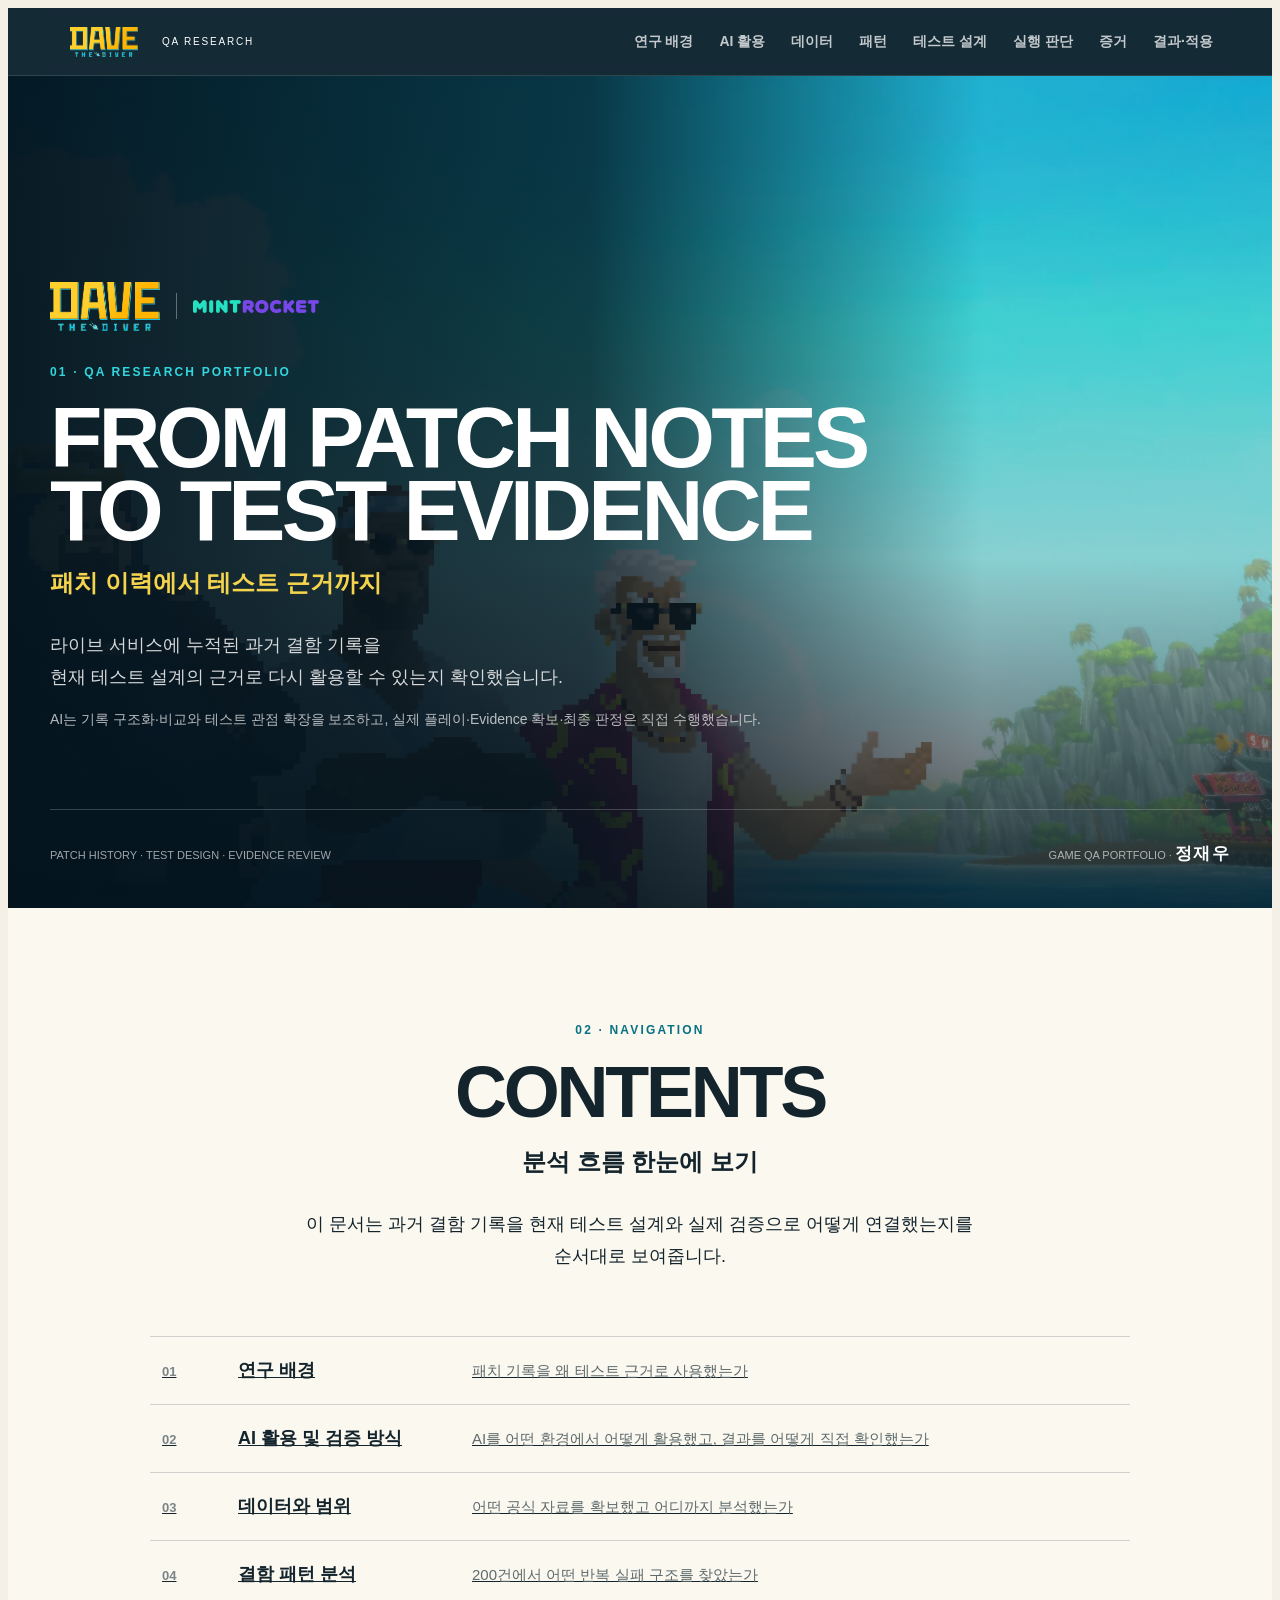
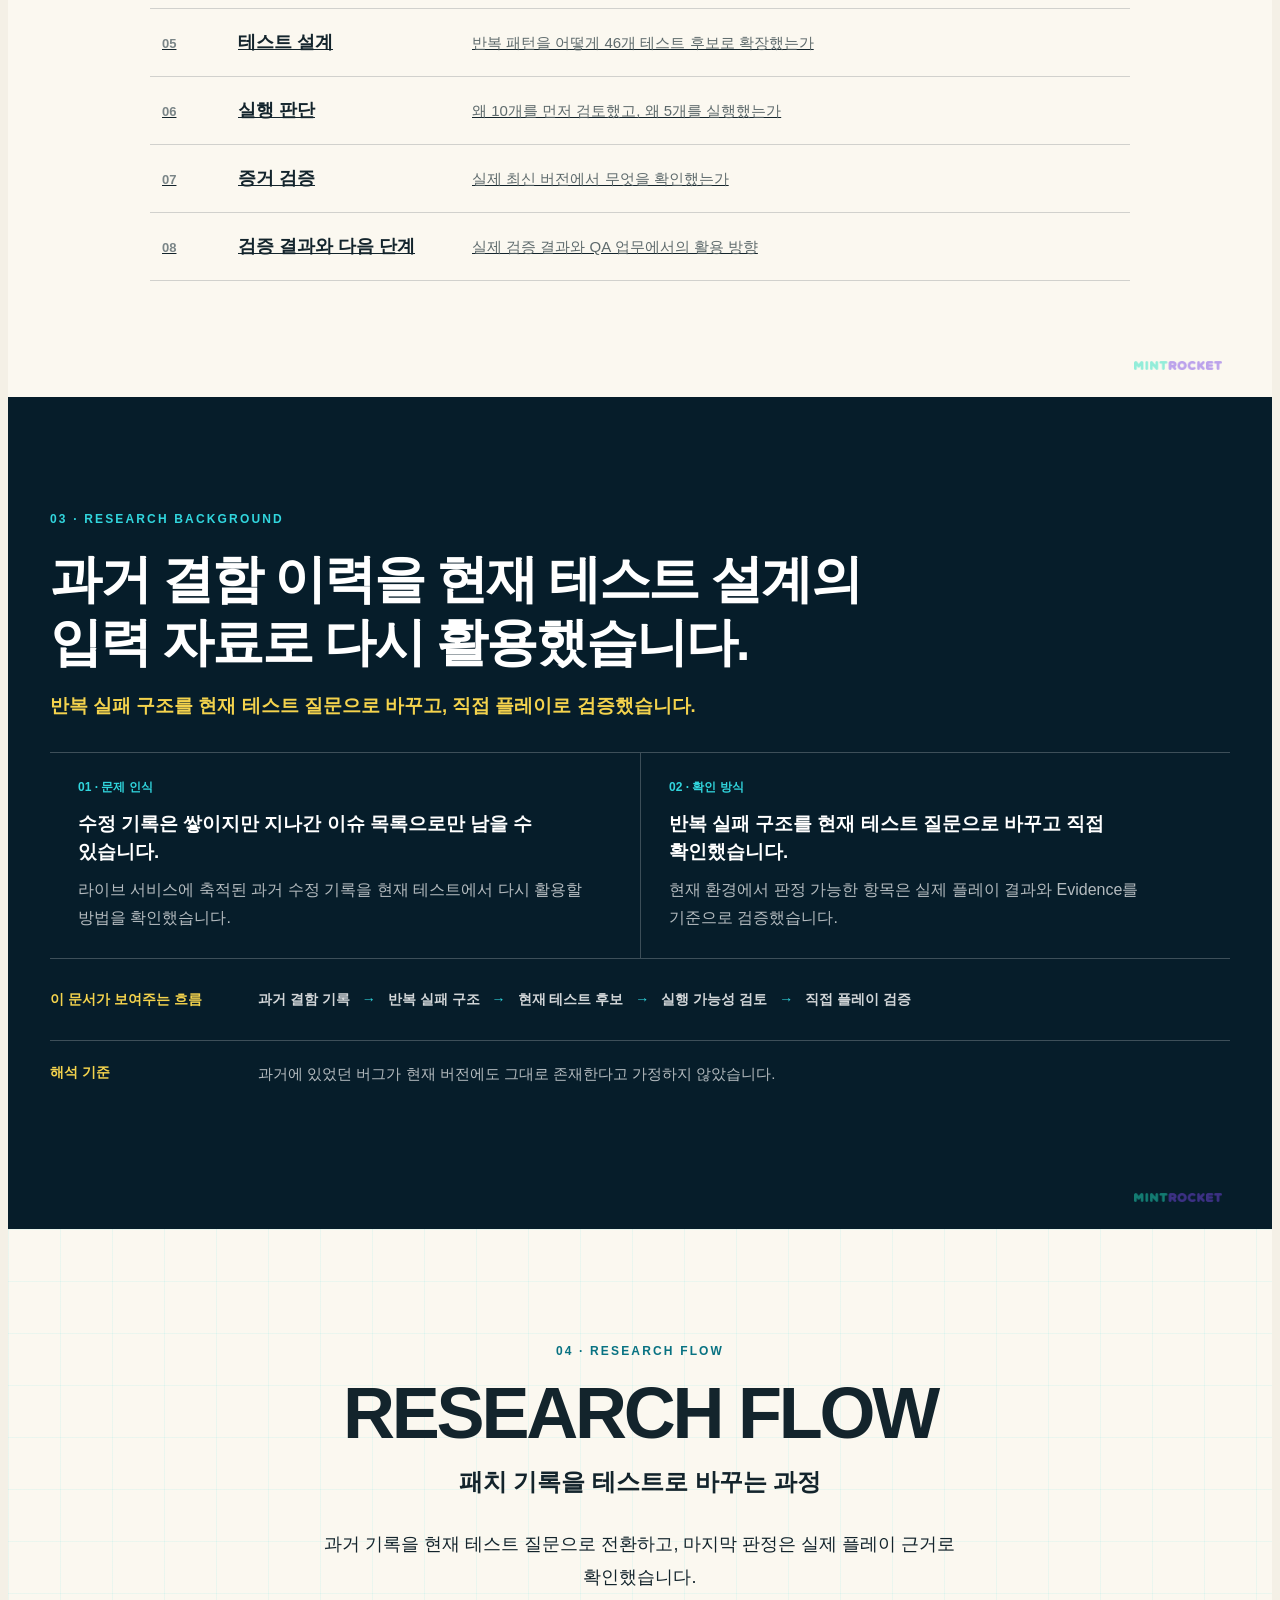
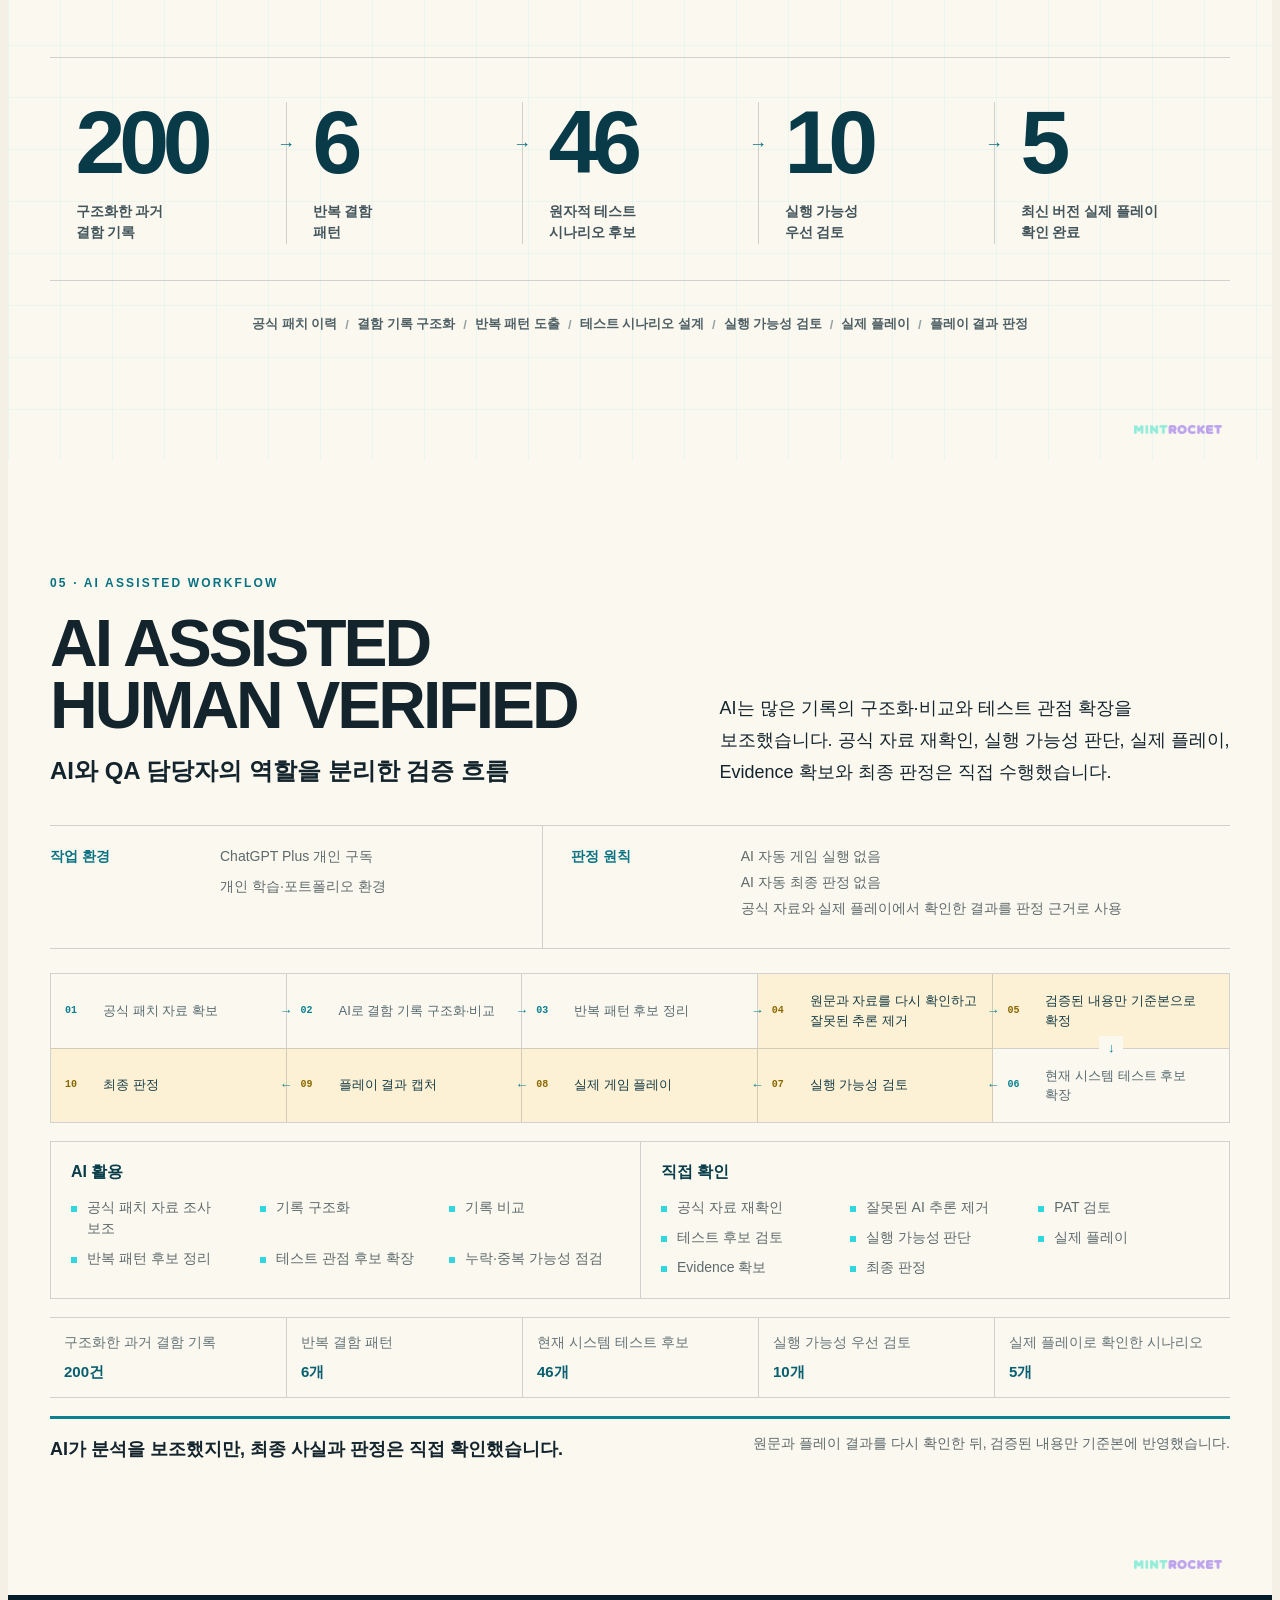
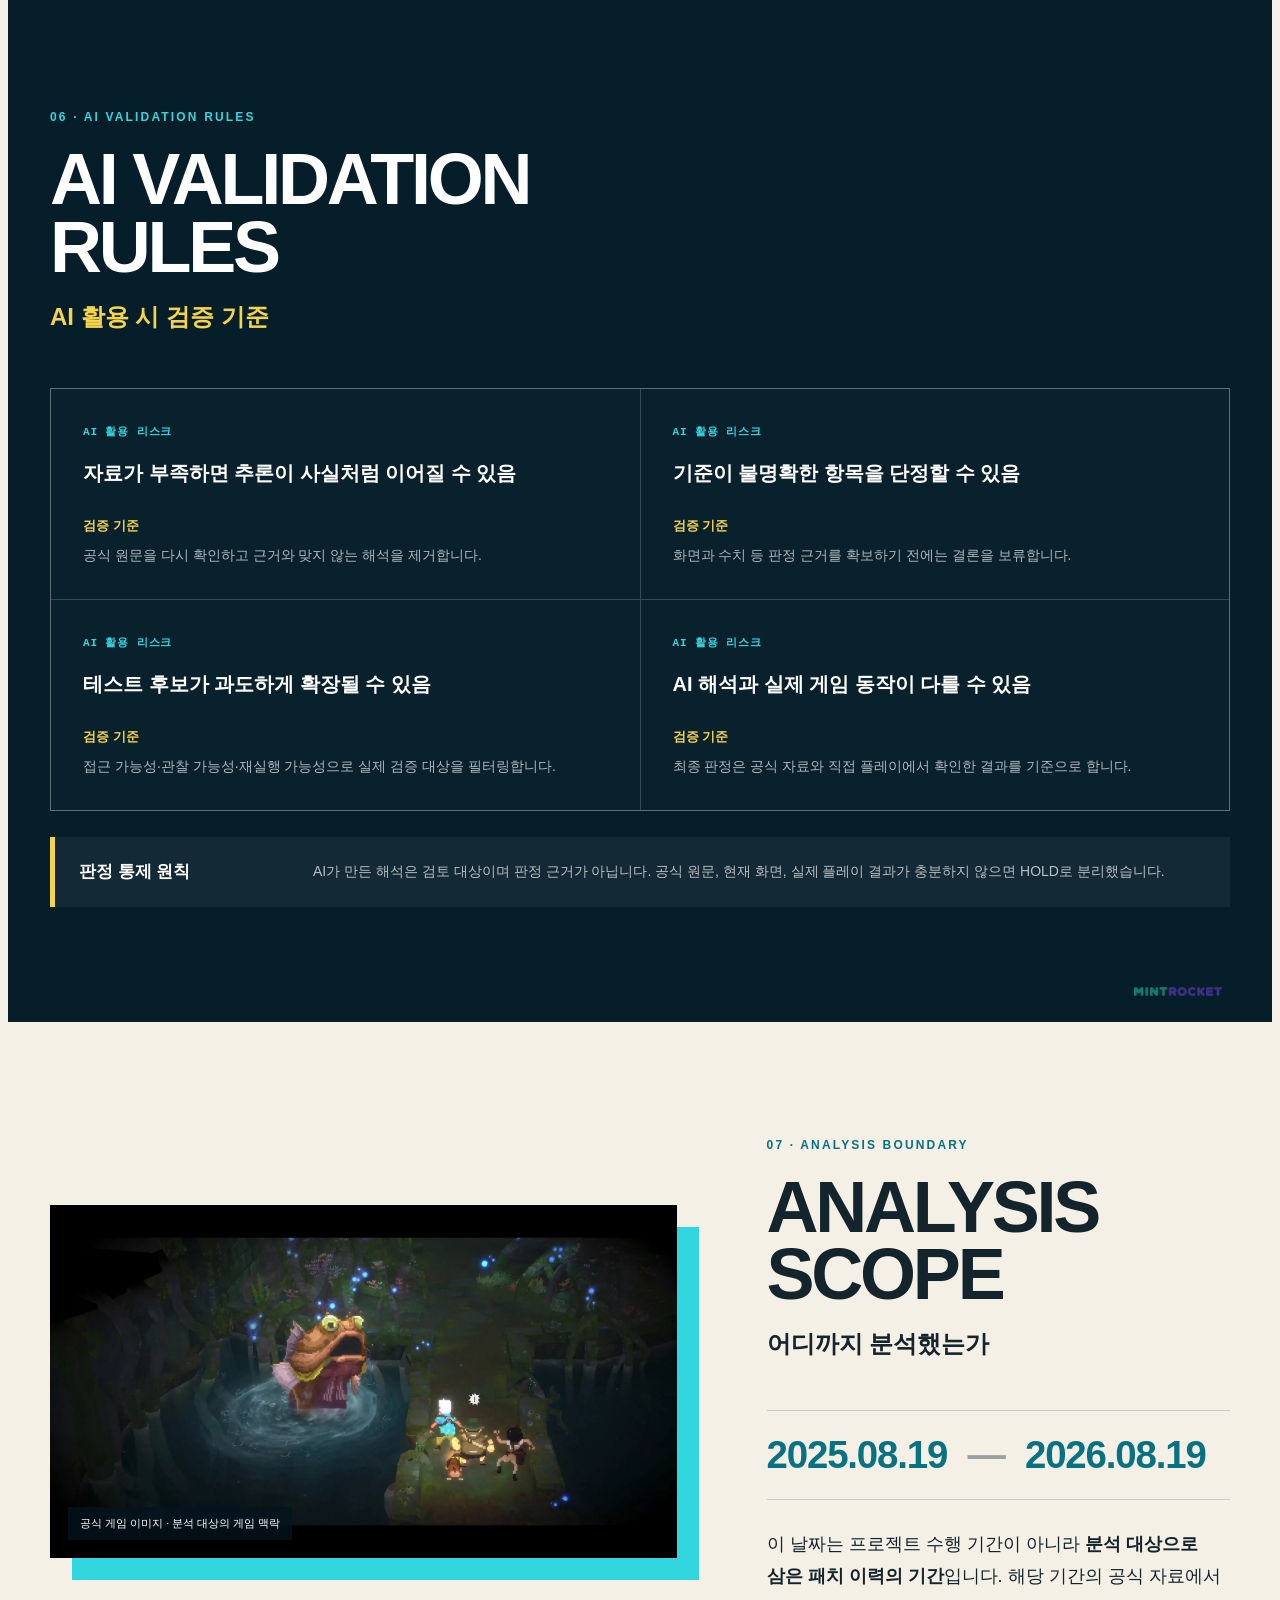
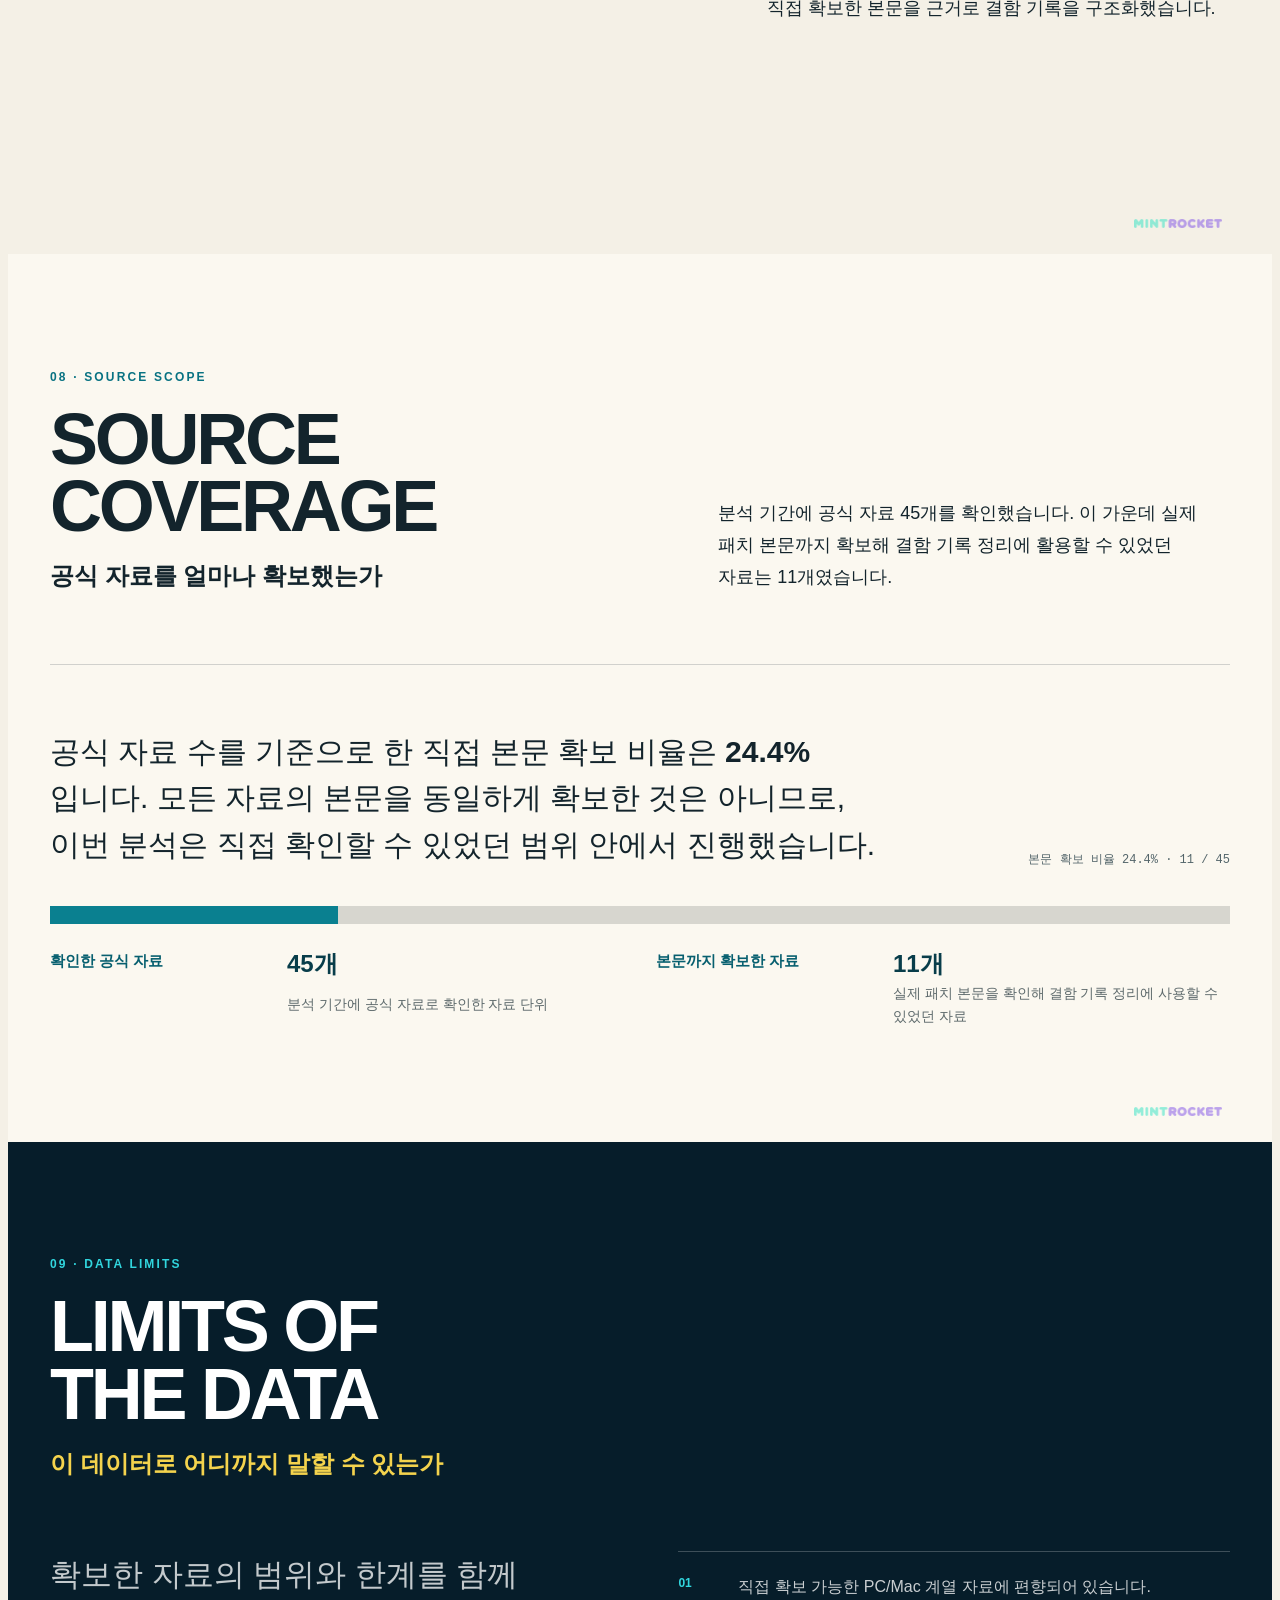
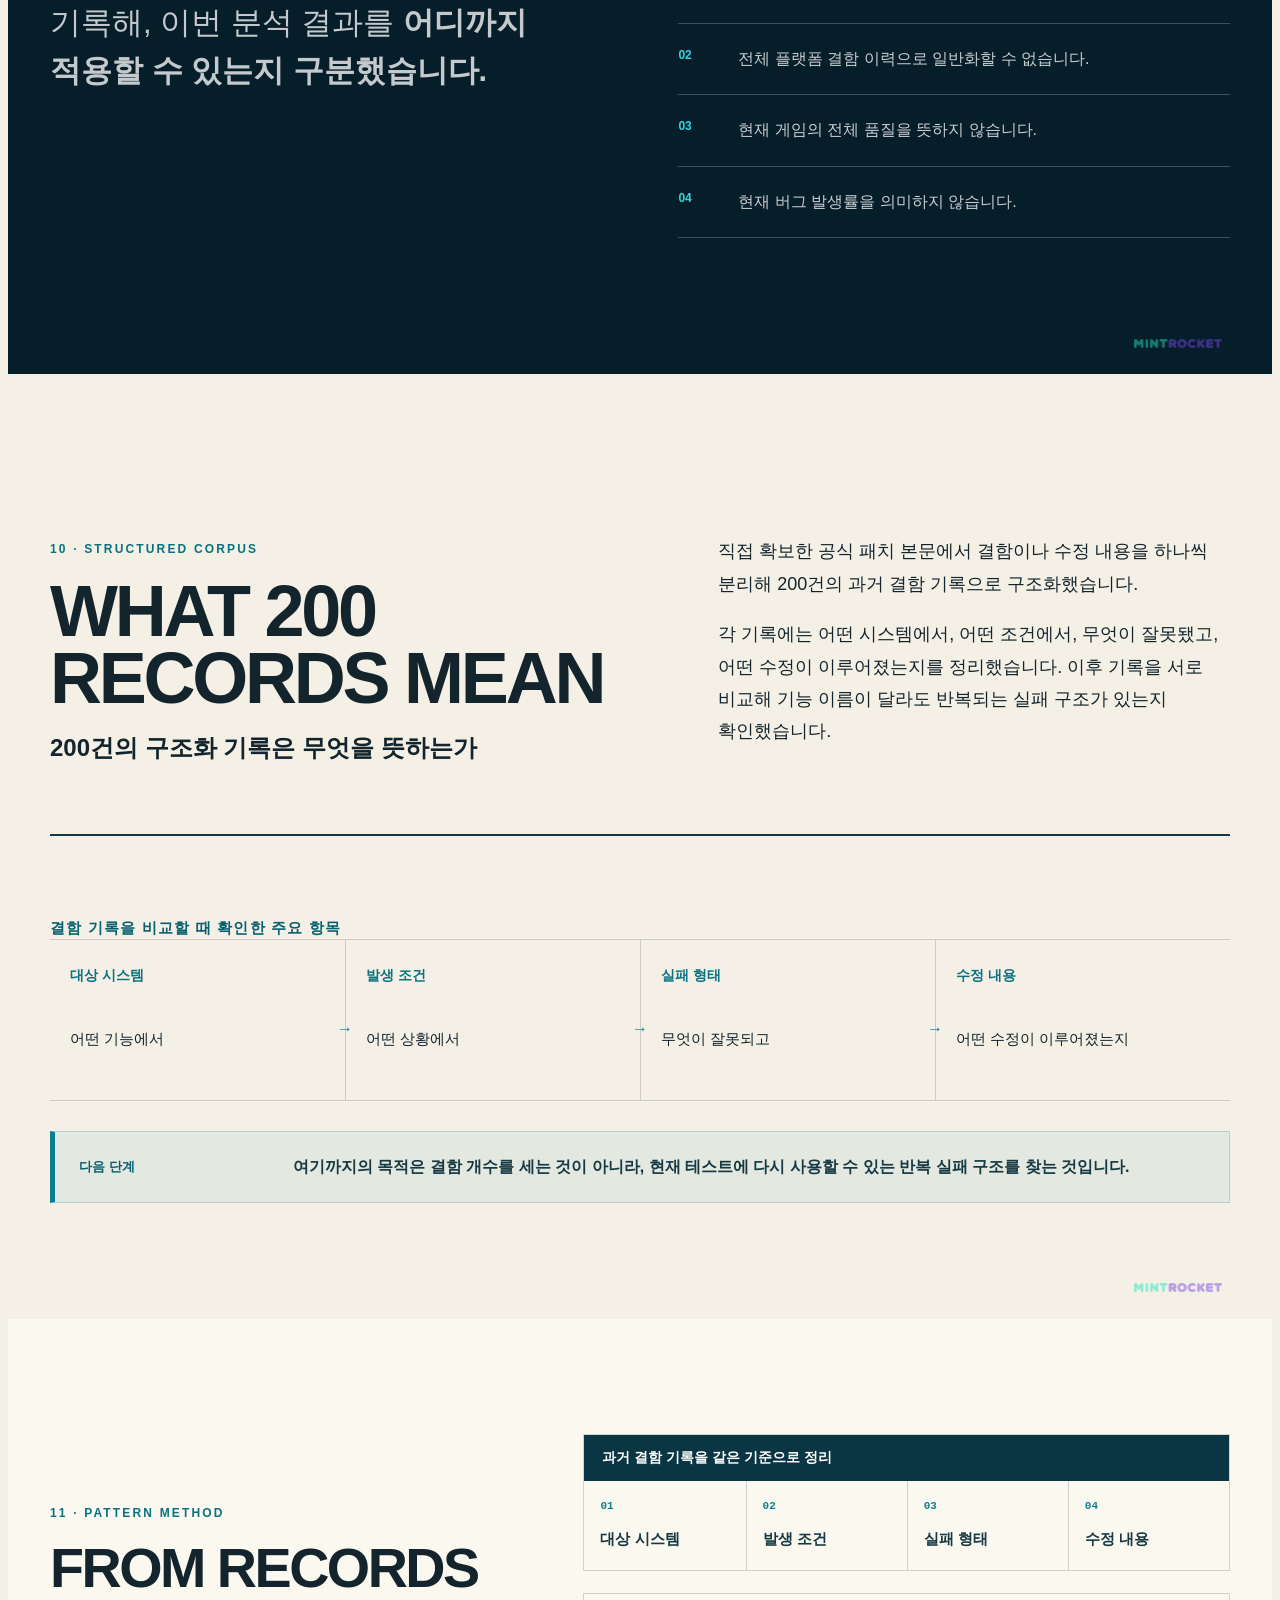
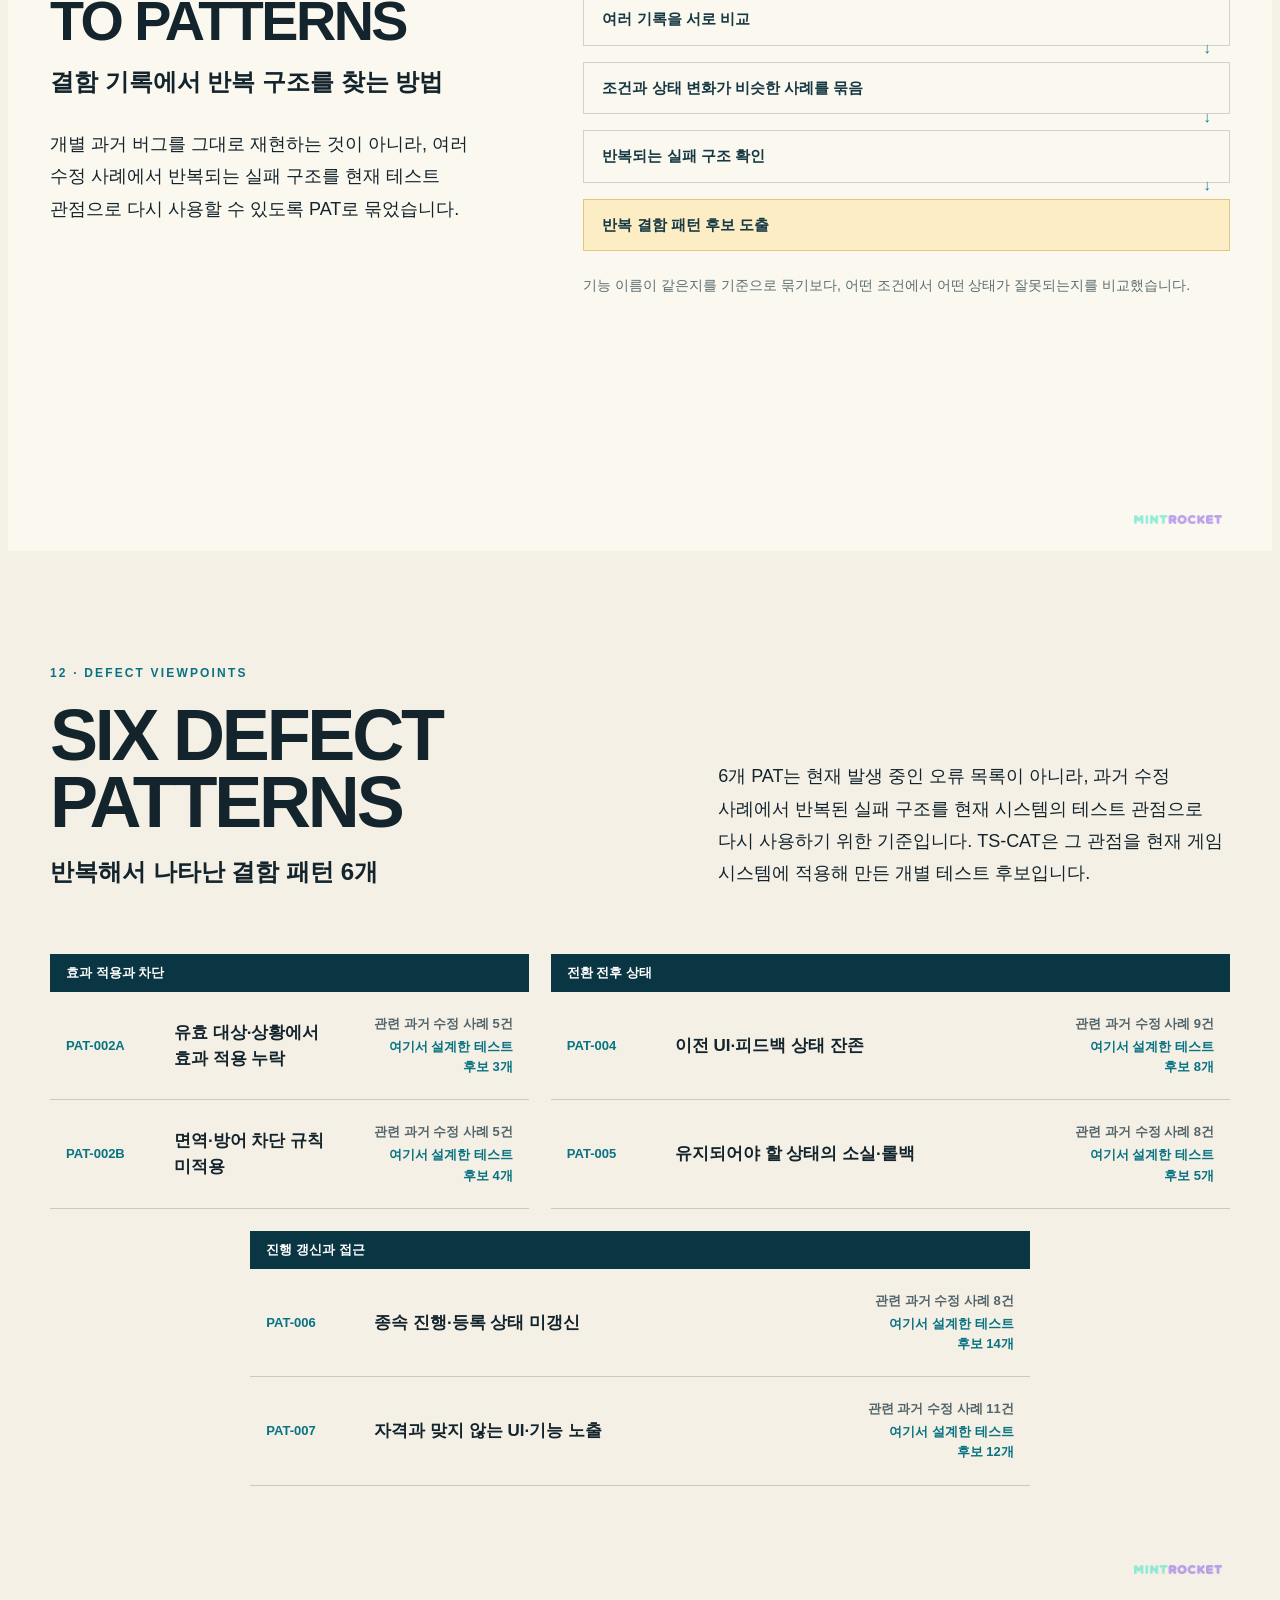
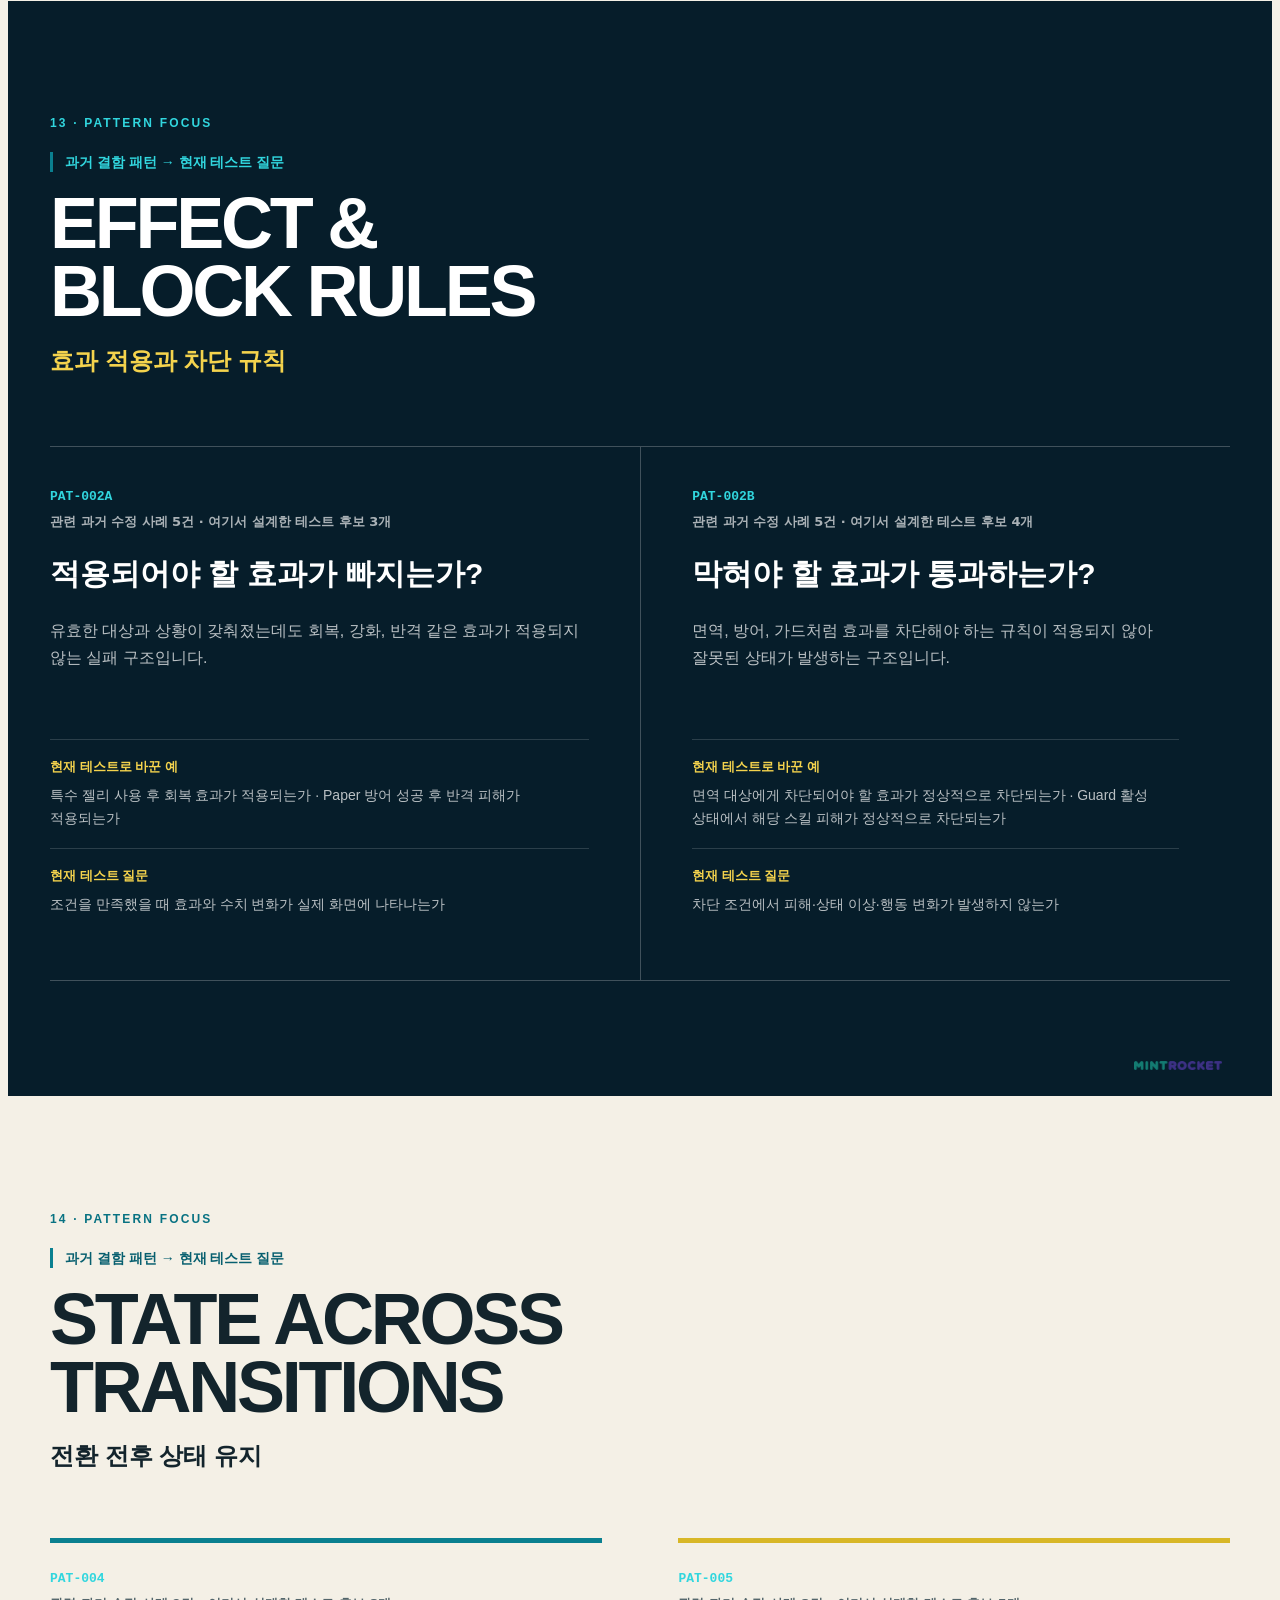
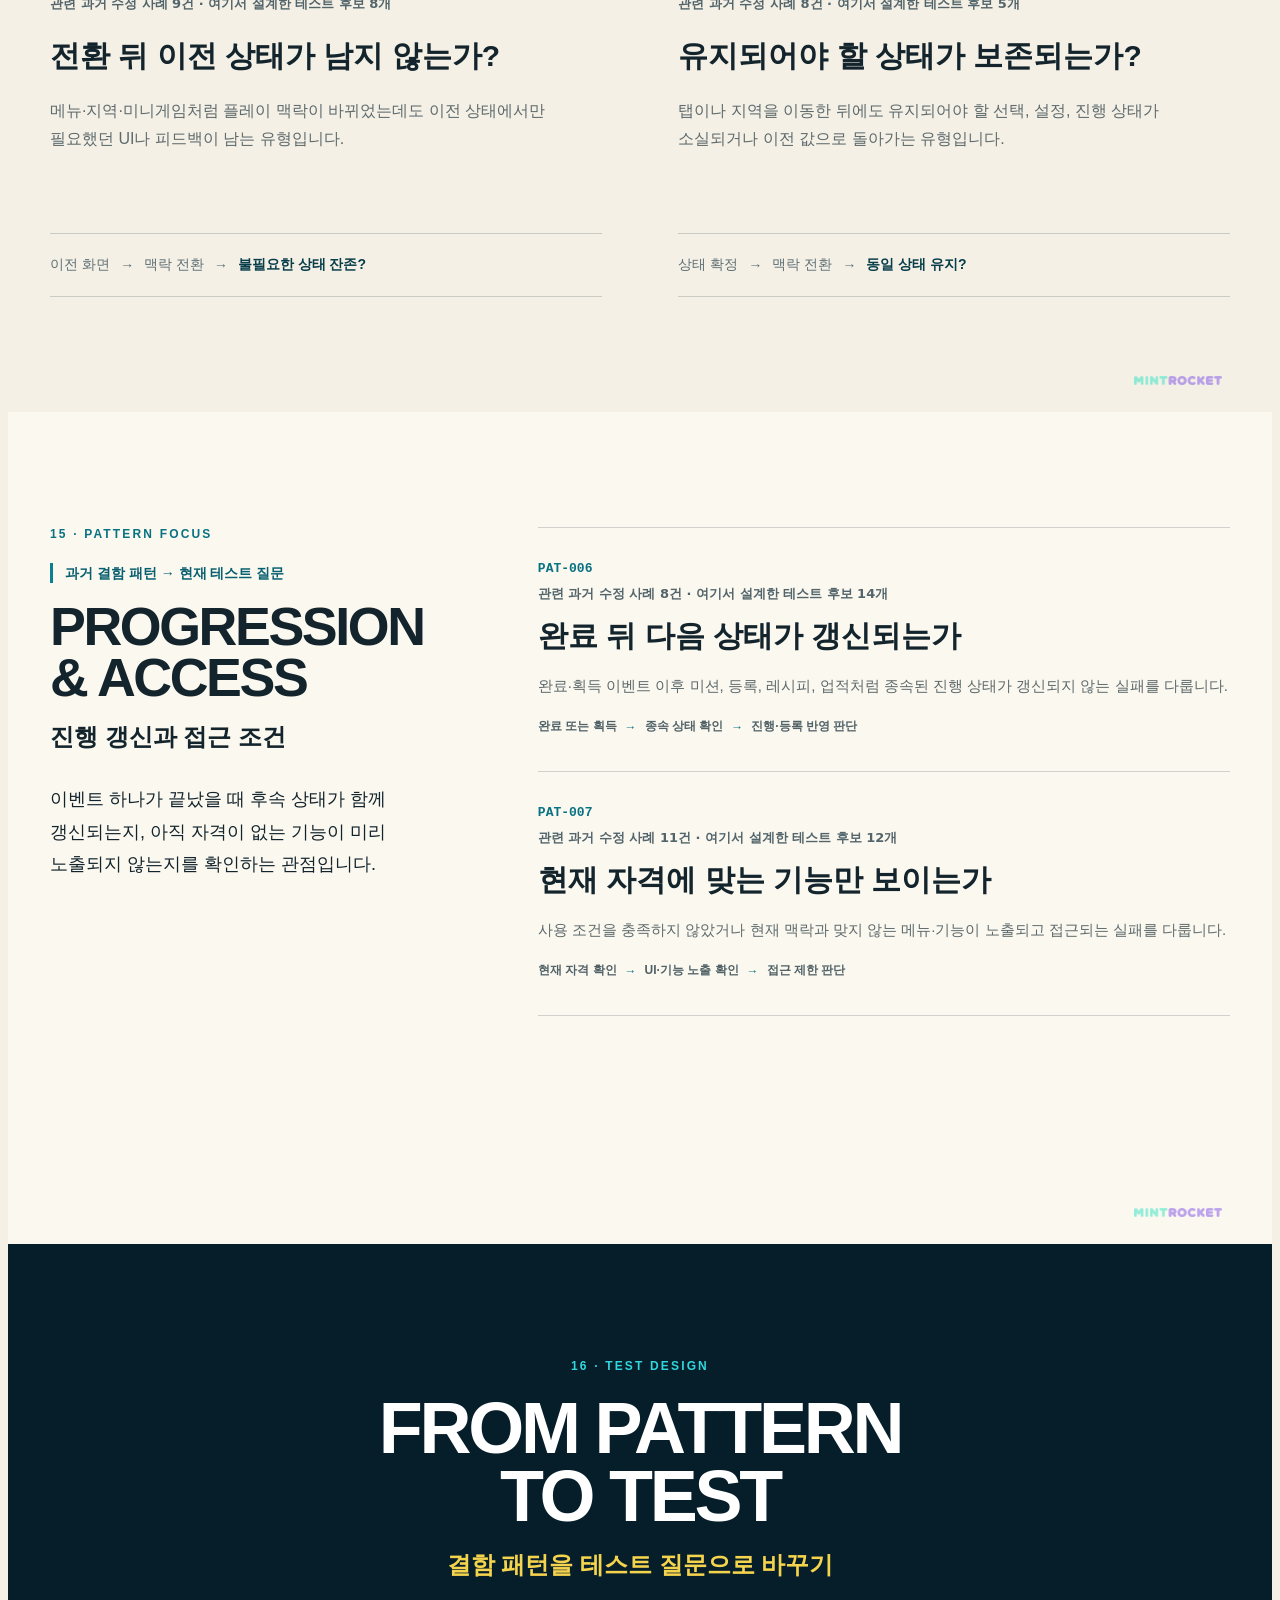
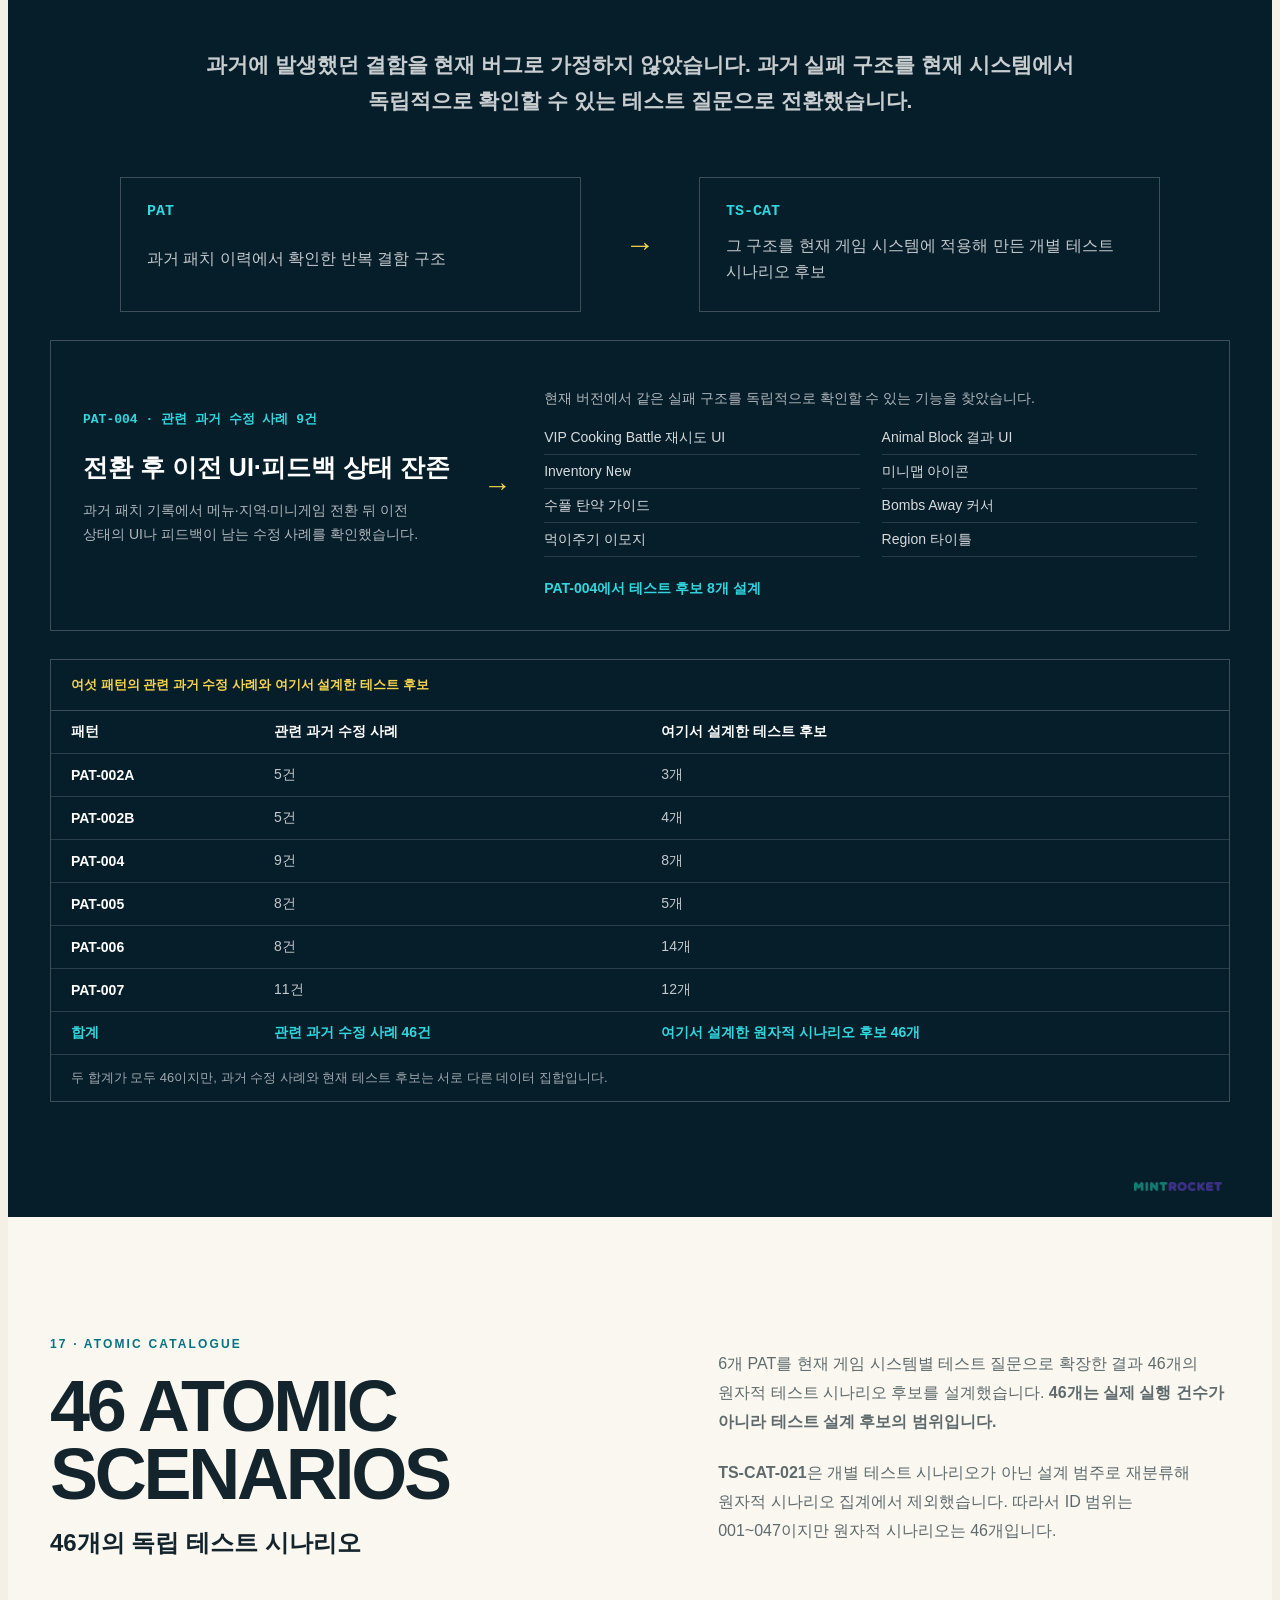
<file: QA_Portfolio/DAVE_THE_DIVER/01_QA_Analysis/index.html>
<!doctype html>
<html lang="ko">
<head>
  <meta charset="utf-8">
  <meta name="viewport" content="width=device-width, initial-scale=1">
  <meta name="theme-color" content="#071f2c">
  <link rel="icon" href="data:,">
  <title>정재우 | DAVE THE DIVER QA Portfolio</title>
  <meta name="description" content="공식 패치 이력의 반복 결함 패턴을 현재 버전 테스트 설계와 실제 플레이 확인으로 연결한 게임 QA 포트폴리오">
  <link rel="stylesheet" href="css/v2.css">
  <link rel="stylesheet" href="css/print.css" media="print">
</head>
<body>
  <a class="skip-link" href="#main-content">본문으로 바로가기</a>
  <header class="site-header v2-header">
    <a class="brand" href="#overview" aria-label="페이지 맨 위로">
      <img src="assets/brand/dave-logo.png" alt="DAVE THE DIVER">
      <span>QA RESEARCH</span>
    </a>
    <button class="nav-toggle" type="button" aria-expanded="false" aria-controls="primary-nav"><span>메뉴</span></button>
    <nav id="primary-nav" aria-label="주요 섹션">
      <a href="#why-patch-history" data-nav="research">연구 배경</a>
      <a href="#ai-assisted-workflow" data-nav="ai">AI 활용</a>
      <a href="#analysis-scope" data-nav="data">데이터</a>
      <a href="#six-patterns" data-nav="patterns">패턴</a>
      <a href="#pattern-to-test" data-nav="test-design">테스트 설계</a>
      <a href="#execute-or-hold" data-nav="decision">실행 판단</a>
      <a href="#evidence-ts002" data-nav="evidence">증거</a>
      <a href="#what-we-can-claim" data-nav="conclusion">결과·적용</a>
    </nav>
  </header>

  <main id="main-content">
    <section class="v2-screen v2-hero" id="overview" data-nav-group="overview" data-screen="01" aria-labelledby="v2-hero-title">
      <div class="v2-hero-media" aria-hidden="true"></div>
      <div class="v2-shell v2-hero-layout">
        <div class="v2-hero-copy">
          <div class="v3-cover-logos" aria-label="DAVE THE DIVER 및 MINTROCKET 공식 로고">
            <img src="assets/brand/dave-logo.png" alt="DAVE THE DIVER">
            <span aria-hidden="true"></span>
            <img src="assets/brand/mintrocket-logo.png" alt="MINTROCKET">
          </div>
          <p class="v2-screen-label">01 · QA RESEARCH PORTFOLIO</p>
          <h1 id="v2-hero-title"><span>FROM PATCH NOTES</span><span>TO TEST EVIDENCE</span></h1>
          <p class="v2-subtitle">패치 이력에서 테스트 근거까지</p>
          <p class="v2-lead v6-hero-lead"><span class="v6-lead-line"><span>라이브 서비스에 누적된</span> <span>과거 결함 기록을</span></span><span class="v6-lead-line"><span>현재 테스트 설계의 근거로</span> <span>다시 활용할 수 있는지 확인했습니다.</span></span></p>
          <p class="v5-hero-support">AI는 기록 구조화·비교와 테스트 관점 확장을 보조하고, 실제 플레이·Evidence 확보·최종 판정은 직접 수행했습니다.</p>
        </div>
        <div class="v2-hero-foot">
          <p>PATCH HISTORY · TEST DESIGN · EVIDENCE REVIEW</p>
          <p>GAME QA PORTFOLIO · <strong class="v8-hero-name">정재우</strong></p>
        </div>
      </div>
    </section>

    <section class="v2-screen v2-contents" id="contents" data-nav-group="overview" data-screen="02" aria-labelledby="contents-title">
      <div class="v2-shell">
        <header class="v2-title-block v2-title-centered">
          <p class="v2-screen-label">02 · NAVIGATION</p>
          <h2 id="contents-title">CONTENTS</h2>
          <p class="v2-subtitle">분석 흐름 한눈에 보기</p>
          <p class="v2-intro">이 문서는 과거 결함 기록을 현재 테스트 설계와 실제 검증으로 어떻게 연결했는지를 순서대로 보여줍니다.</p>
        </header>
        <ol class="v2-contents-list">
          <li><a href="#why-patch-history"><span>01</span><strong>연구 배경</strong><em>패치 기록을 왜 테스트 근거로 사용했는가</em></a></li>
          <li><a href="#ai-assisted-workflow"><span>02</span><strong>AI 활용 및 검증 방식</strong><em>AI를 어떤 환경에서 어떻게 활용했고, 결과를 어떻게 직접 확인했는가</em></a></li>
          <li><a href="#analysis-scope"><span>03</span><strong>데이터와 범위</strong><em>어떤 공식 자료를 확보했고 어디까지 분석했는가</em></a></li>
          <li><a href="#record-meaning"><span>04</span><strong>결함 패턴 분석</strong><em>200건에서 어떤 반복 실패 구조를 찾았는가</em></a></li>
          <li><a href="#pattern-to-test"><span>05</span><strong>테스트 설계</strong><em>반복 패턴을 어떻게 46개 테스트 후보로 확장했는가</em></a></li>
          <li><a href="#feasibility-criteria"><span>06</span><strong>실행 판단</strong><em>왜 10개를 먼저 검토했고, 왜 5개를 실행했는가</em></a></li>
          <li><a href="#evidence-ts002"><span>07</span><strong>증거 검증</strong><em>실제 최신 버전에서 무엇을 확인했는가</em></a></li>
          <li><a href="#what-we-can-claim"><span>08</span><strong>검증 결과와 다음 단계</strong><em>실제 검증 결과와 QA 업무에서의 활용 방향</em></a></li>
        </ol>
      </div>
    </section>

    <section class="v2-screen v2-why v2-dark" id="why-patch-history" data-nav-group="research" data-screen="03" aria-labelledby="why-title">
      <div class="v2-shell v6-executive-layout">
        <header class="v2-title-block v6-executive-head">
          <p class="v2-screen-label">03 · RESEARCH BACKGROUND</p>
          <h2 id="why-title">과거 결함 이력을 현재 테스트 설계의 입력 자료로 다시 활용했습니다.</h2>
          <p class="v2-subtitle v6-executive-summary">반복 실패 구조를 현재 테스트 질문으로 바꾸고, 직접 플레이로 검증했습니다.</p>
        </header>
        <div class="v6-executive-support">
          <article><span>01 · 문제 인식</span><h3>수정 기록은 쌓이지만 지나간 이슈 목록으로만 남을 수 있습니다.</h3><p>라이브 서비스에 축적된 과거 수정 기록을 현재 테스트에서 다시 활용할 방법을 확인했습니다.</p></article>
          <article><span>02 · 확인 방식</span><h3>반복 실패 구조를 현재 테스트 질문으로 바꾸고 직접 확인했습니다.</h3><p>현재 환경에서 판정 가능한 항목은 실제 플레이 결과와 Evidence를 기준으로 검증했습니다.</p></article>
        </div>
        <div class="v6-executive-flow" aria-label="이 문서가 보여주는 흐름">
          <strong>이 문서가 보여주는 흐름</strong>
          <ol><li>과거 결함 기록</li><li>반복 실패 구조</li><li>현재 테스트 후보</li><li>실행 가능성 검토</li><li>직접 플레이 검증</li></ol>
        </div>
        <aside class="v6-interpretation"><strong>해석 기준</strong><p>과거에 있었던 버그가 현재 버전에도 그대로 존재한다고 가정하지 않았습니다.</p></aside>
      </div>
    </section>

    <section class="v2-screen v2-flow" id="research-flow" data-nav-group="research" data-screen="04" aria-labelledby="flow-title">
      <div class="v2-shell">
        <header class="v2-title-block v2-title-centered">
          <p class="v2-screen-label">04 · RESEARCH FLOW</p>
          <h2 id="flow-title">RESEARCH FLOW</h2>
          <p class="v2-subtitle">패치 기록을 테스트로 바꾸는 과정</p>
          <p class="v2-intro">과거 기록을 현재 테스트 질문으로 전환하고, 마지막 판정은 실제 플레이 근거로 확인했습니다.</p>
        </header>
        <ol class="v2-flow-numbers" aria-label="연구 흐름 핵심 수치">
          <li><strong>200</strong><span>구조화한 과거<br>결함 기록</span></li>
          <li><strong>6</strong><span>반복 결함<br>패턴</span></li>
          <li><strong>46</strong><span>원자적 테스트<br>시나리오 후보</span></li>
          <li><strong>10</strong><span>실행 가능성<br>우선 검토</span></li>
          <li><strong>5</strong><span>최신 버전 실제 플레이<br>확인 완료</span></li>
        </ol>
        <ol class="v2-flow-steps" aria-label="전체 연구 단계">
          <li>공식 패치 이력</li><li>결함 기록 구조화</li><li>반복 패턴 도출</li><li>테스트 시나리오 설계</li><li>실행 가능성 검토</li><li>실제 플레이</li><li>플레이 결과 판정</li>
        </ol>
      </div>
    </section>

    <section class="v2-screen v3-ai-workflow" id="ai-assisted-workflow" data-nav-group="ai" data-screen="05" aria-labelledby="ai-workflow-title">
      <div class="v2-shell">
        <header class="v2-title-block v3-ai-head">
          <div><p class="v2-screen-label">05 · AI ASSISTED WORKFLOW</p><h2 class="v5-ai-title" id="ai-workflow-title">AI ASSISTED<br>HUMAN VERIFIED</h2><p class="v2-subtitle">AI와 QA 담당자의 역할을 분리한 검증 흐름</p></div>
          <p class="v2-intro">AI는 많은 기록의 구조화·비교와 테스트 관점 확장을 보조했습니다. 공식 자료 재확인, 실행 가능성 판단, 실제 플레이, Evidence 확보와 최종 판정은 직접 수행했습니다.</p>
        </header>
        <div class="v3-ai-environment">
          <p><strong>작업 환경</strong><span>ChatGPT Plus 개인 구독</span><span>개인 학습·포트폴리오 환경</span></p>
          <p><strong>판정 원칙</strong><span>AI 자동 게임 실행 없음</span><span>AI 자동 최종 판정 없음</span><span>공식 자료와 실제 플레이에서 확인한 결과를 판정 근거로 사용</span></p>
        </div>
        <ol class="v4-ai-process" aria-label="AI 보조와 직접 검증을 포함한 전체 작업 흐름">
          <li><span>01</span>공식 패치 자료 확보</li><li><span>02</span>AI로 결함 기록 구조화·비교</li><li><span>03</span>반복 패턴 후보 정리</li><li class="is-human"><span>04</span>원문과 자료를 다시 확인하고 잘못된 추론 제거</li><li class="is-human"><span>05</span>검증된 내용만 기준본으로 확정</li><li><span>06</span>현재 시스템 테스트 후보 확장</li><li class="is-human"><span>07</span>실행 가능성 검토</li><li class="is-human"><span>08</span>실제 게임 플레이</li><li class="is-human"><span>09</span>플레이 결과 캡처</li><li class="is-human"><span>10</span>최종 판정</li>
        </ol>
        <div class="v3-role-split">
          <section><p>AI 활용</p><ul><li>공식 패치 자료 조사 보조</li><li>기록 구조화</li><li>기록 비교</li><li>반복 패턴 후보 정리</li><li>테스트 관점 후보 확장</li><li>누락·중복 가능성 점검</li></ul></section>
          <section><p>직접 확인</p><ul><li>공식 자료 재확인</li><li>잘못된 AI 추론 제거</li><li>PAT 검토</li><li>테스트 후보 검토</li><li>실행 가능성 판단</li><li>실제 플레이</li><li>Evidence 확보</li><li>최종 판정</li></ul></section>
        </div>
        <div class="v3-ai-scale" aria-label="AI와 함께 다룬 작업 규모"><span>구조화한 과거 결함 기록 <b>200건</b></span><span>반복 결함 패턴 <b>6개</b></span><span>현재 시스템 테스트 후보 <b>46개</b></span><span>실행 가능성 우선 검토 <b>10개</b></span><span>실제 플레이로 확인한 시나리오 <b>5개</b></span></div>
        <div class="v3-human-check"><strong>AI가 분석을 보조했지만, 최종 사실과 판정은 직접 확인했습니다.</strong><p>원문과 플레이 결과를 다시 확인한 뒤, 검증된 내용만 기준본에 반영했습니다.</p></div>
      </div>
    </section>

    <section class="v2-screen v3-ai-limits v2-dark" id="ai-limits" data-nav-group="ai" data-screen="06" aria-labelledby="ai-limits-title">
      <div class="v2-shell">
        <header class="v2-title-block v3-ai-limit-head"><p class="v2-screen-label">06 · AI VALIDATION RULES</p><h2 id="ai-limits-title">AI VALIDATION<br>RULES</h2><p class="v2-subtitle">AI 활용 시 검증 기준</p></header>
        <div class="v5-ai-rules" aria-label="AI 활용 리스크와 검증 기준">
          <article><span>AI 활용 리스크</span><h3>자료가 부족하면 추론이 사실처럼 이어질 수 있음</h3><strong>검증 기준</strong><p>공식 원문을 다시 확인하고 근거와 맞지 않는 해석을 제거합니다.</p></article>
          <article><span>AI 활용 리스크</span><h3>기준이 불명확한 항목을 단정할 수 있음</h3><strong>검증 기준</strong><p>화면과 수치 등 판정 근거를 확보하기 전에는 결론을 보류합니다.</p></article>
          <article><span>AI 활용 리스크</span><h3>테스트 후보가 과도하게 확장될 수 있음</h3><strong>검증 기준</strong><p>접근 가능성·관찰 가능성·재실행 가능성으로 실제 검증 대상을 필터링합니다.</p></article>
          <article><span>AI 활용 리스크</span><h3>AI 해석과 실제 게임 동작이 다를 수 있음</h3><strong>검증 기준</strong><p>최종 판정은 공식 자료와 직접 플레이에서 확인한 결과를 기준으로 합니다.</p></article>
        </div>
        <aside class="v5-ai-control-note"><strong>판정 통제 원칙</strong><p>AI가 만든 해석은 검토 대상이며 판정 근거가 아닙니다. 공식 원문, 현재 화면, 실제 플레이 결과가 충분하지 않으면 HOLD로 분리했습니다.</p></aside>
      </div>
    </section>

    <section class="v2-screen v2-scope" id="analysis-scope" data-nav-group="data" data-screen="07" aria-labelledby="scope-v2-title">
      <div class="v2-shell v2-media-split">
        <figure class="v2-full-figure">
          <img src="assets/official/scope-underwater.webp" alt="어두운 수중 지역을 탐색하는 DAVE THE DIVER 공식 게임 이미지">
          <figcaption>공식 게임 이미지 · 분석 대상의 게임 맥락</figcaption>
        </figure>
        <div class="v2-media-copy">
          <header class="v2-title-block">
            <p class="v2-screen-label">07 · ANALYSIS BOUNDARY</p>
            <h2 id="scope-v2-title">ANALYSIS<br>SCOPE</h2>
            <p class="v2-subtitle">어디까지 분석했는가</p>
          </header>
          <p class="v2-date">2025.08.19 <span aria-hidden="true">—</span> 2026.08.19</p>
          <p class="v2-intro">이 날짜는 프로젝트 수행 기간이 아니라 <strong>분석 대상으로 삼은 패치 이력의 기간</strong>입니다. 해당 기간의 공식 자료에서 직접 확보한 본문을 근거로 결함 기록을 구조화했습니다.</p>
        </div>
      </div>
    </section>

    <section class="v2-screen v2-coverage v2-paper" id="source-coverage" data-nav-group="data" data-screen="08" aria-labelledby="coverage-title">
      <div class="v2-shell">
        <header class="v2-title-block v2-coverage-head">
          <div>
            <p class="v2-screen-label">08 · SOURCE SCOPE</p>
            <h2 id="coverage-title">SOURCE<br>COVERAGE</h2>
            <p class="v2-subtitle">공식 자료를 얼마나 확보했는가</p>
          </div>
          <p class="v2-intro">분석 기간에 공식 자료 45개를 확인했습니다. 이 가운데 실제 패치 본문까지 확보해 결함 기록 정리에 활용할 수 있었던 자료는 11개였습니다.</p>
        </header>
        <div class="v2-coverage-ledger">
          <div class="v2-coverage-copy">
            <p>공식 자료 수를 기준으로 한 직접 본문 확보 비율은 <strong>24.4%</strong>입니다. 모든 자료의 본문을 동일하게 확보한 것은 아니므로, 이번 분석은 직접 확인할 수 있었던 범위 안에서 진행했습니다.</p>
            <p class="v2-small-note">본문 확보 비율 24.4% · 11 / 45</p>
          </div>
          <div class="v2-coverage-track" role="img" aria-label="확인한 공식 자료 45개 중 본문까지 확보한 자료 11개">
            <span style="--coverage: 24.4%"></span>
          </div>
          <dl class="v2-ledger-defs">
            <div><dt>확인한 공식 자료</dt><dd><strong>45개</strong><span>분석 기간에 공식 자료로 확인한 자료 단위</span></dd></div>
            <div><dt>본문까지 확보한 자료</dt><dd><strong>11개</strong><span>실제 패치 본문을 확인해 결함 기록 정리에 사용할 수 있었던 자료</span></dd></div>
          </dl>
        </div>
      </div>
    </section>

    <section class="v2-screen v2-limits-data v2-dark" id="data-limits" data-nav-group="data" data-screen="09" aria-labelledby="data-limits-title">
      <div class="v2-shell">
        <header class="v2-title-block v2-limit-title">
          <p class="v2-screen-label">09 · DATA LIMITS</p>
          <h2 id="data-limits-title">LIMITS OF<br>THE DATA</h2>
          <p class="v2-subtitle">이 데이터로 어디까지 말할 수 있는가</p>
        </header>
        <div class="v2-limit-grid">
          <p class="v2-limit-lead">확보한 자료의 범위와 한계를 함께 기록해, 이번 분석 결과를 <strong>어디까지 적용할 수 있는지 구분했습니다.</strong></p>
          <ul class="v2-statement-list">
            <li><span>01</span>직접 확보 가능한 PC/Mac 계열 자료에 편향되어 있습니다.</li>
            <li><span>02</span>전체 플랫폼 결함 이력으로 일반화할 수 없습니다.</li>
            <li><span>03</span>현재 게임의 전체 품질을 뜻하지 않습니다.</li>
            <li><span>04</span>현재 버그 발생률을 의미하지 않습니다.</li>
          </ul>
        </div>
      </div>
    </section>

    <section class="v2-screen v2-records" id="record-meaning" data-nav-group="patterns" data-screen="10" aria-labelledby="records-title">
      <div class="v2-shell">
        <header class="v2-title-block v2-records-head">
          <div>
            <p class="v2-screen-label">10 · STRUCTURED CORPUS</p>
            <h2 id="records-title">WHAT 200<br>RECORDS MEAN</h2>
            <p class="v2-subtitle">200건의 구조화 기록은 무엇을 뜻하는가</p>
          </div>
          <div class="v2-intro"><p>직접 확보한 공식 패치 본문에서 결함이나 수정 내용을 하나씩 분리해 200건의 과거 결함 기록으로 구조화했습니다.</p><p>각 기록에는 어떤 시스템에서, 어떤 조건에서, 무엇이 잘못됐고, 어떤 수정이 이루어졌는지를 정리했습니다. 이후 기록을 서로 비교해 기능 이름이 달라도 반복되는 실패 구조가 있는지 확인했습니다.</p></div>
        </header>
        <div class="v2-record-example" aria-label="결함 기록 비교의 주요 항목">
          <p class="v2-record-label">결함 기록을 비교할 때 확인한 주요 항목</p>
          <ol>
            <li><span>대상 시스템</span><p>어떤 기능에서</p></li>
            <li><span>발생 조건</span><p>어떤 상황에서</p></li>
            <li><span>실패 형태</span><p>무엇이 잘못되고</p></li>
            <li><span>수정 내용</span><p>어떤 수정이 이루어졌는지</p></li>
          </ol>
        </div>
        <aside class="v5-checkpoint-bridge"><span>다음 단계</span><strong>여기까지의 목적은 결함 개수를 세는 것이 아니라, 현재 테스트에 다시 사용할 수 있는 반복 실패 구조를 찾는 것입니다.</strong></aside>
      </div>
    </section>

    <section class="v2-screen v2-pattern-method v2-paper" id="records-to-patterns" data-nav-group="patterns" data-screen="11" aria-labelledby="pattern-method-title">
      <div class="v2-shell v2-method-layout">
        <div>
          <header class="v2-title-block">
            <p class="v2-screen-label">11 · PATTERN METHOD</p>
            <h2 id="pattern-method-title"><span class="v2-title-line">FROM RECORDS</span><span class="v2-title-line">TO PATTERNS</span></h2>
            <p class="v2-subtitle">결함 기록에서 반복 구조를 찾는 방법</p>
          </header>
          <p class="v2-intro">개별 과거 버그를 그대로 재현하는 것이 아니라, 여러 수정 사례에서 반복되는 실패 구조를 현재 테스트 관점으로 다시 사용할 수 있도록 PAT로 묶었습니다.</p>
        </div>
        <div class="v5-pattern-method" aria-label="과거 결함 기록을 같은 필드로 정리한 뒤 반복 결함 패턴 후보를 도출하는 과정">
          <section class="v5-record-schema">
            <p>과거 결함 기록을 같은 기준으로 정리</p>
            <dl><div><dt>01</dt><dd>대상 시스템</dd></div><div><dt>02</dt><dd>발생 조건</dd></div><div><dt>03</dt><dd>실패 형태</dd></div><div><dt>04</dt><dd>수정 내용</dd></div></dl>
          </section>
          <ol class="v5-comparison-flow">
            <li>여러 기록을 서로 비교</li><li>조건과 상태 변화가 비슷한 사례를 묶음</li><li>반복되는 실패 구조 확인</li><li>반복 결함 패턴 후보 도출</li>
          </ol>
          <p>기능 이름이 같은지를 기준으로 묶기보다, 어떤 조건에서 어떤 상태가 잘못되는지를 비교했습니다.</p>
        </div>
      </div>
    </section>

    <section class="v2-screen v2-six-patterns" id="six-patterns" data-nav-group="patterns" data-screen="12" aria-labelledby="six-patterns-title">
      <div class="v2-shell">
        <header class="v2-title-block v2-patterns-head">
          <div>
            <p class="v2-screen-label">12 · DEFECT VIEWPOINTS</p>
            <h2 id="six-patterns-title">SIX DEFECT<br>PATTERNS</h2>
            <p class="v2-subtitle">반복해서 나타난 결함 패턴 6개</p>
          </div>
          <p class="v2-intro">6개 PAT는 현재 발생 중인 오류 목록이 아니라, 과거 수정 사례에서 반복된 실패 구조를 현재 시스템의 테스트 관점으로 다시 사용하기 위한 기준입니다. TS-CAT은 그 관점을 현재 게임 시스템에 적용해 만든 개별 테스트 후보입니다.</p>
        </header>
        <div class="v2-pattern-map">
          <section class="v2-pattern-family v2-family-effect">
            <p>효과 적용과 차단</p>
            <article><span>PAT-002A</span><h3>유효 대상·상황에서 효과 적용 누락</h3><small><b>관련 과거 수정 사례 5건</b><b>여기서 설계한 테스트 후보 3개</b></small></article>
            <article><span>PAT-002B</span><h3>면역·방어 차단 규칙 미적용</h3><small><b>관련 과거 수정 사례 5건</b><b>여기서 설계한 테스트 후보 4개</b></small></article>
          </section>
          <section class="v2-pattern-family v2-family-state">
            <p>전환 전후 상태</p>
            <article><span>PAT-004</span><h3>이전 UI·피드백 상태 잔존</h3><small><b>관련 과거 수정 사례 9건</b><b>여기서 설계한 테스트 후보 8개</b></small></article>
            <article><span>PAT-005</span><h3>유지되어야 할 상태의 소실·롤백</h3><small><b>관련 과거 수정 사례 8건</b><b>여기서 설계한 테스트 후보 5개</b></small></article>
          </section>
          <section class="v2-pattern-family v2-family-progress">
            <p>진행 갱신과 접근</p>
            <article><span>PAT-006</span><h3>종속 진행·등록 상태 미갱신</h3><small><b>관련 과거 수정 사례 8건</b><b>여기서 설계한 테스트 후보 14개</b></small></article>
            <article><span>PAT-007</span><h3>자격과 맞지 않는 UI·기능 노출</h3><small><b>관련 과거 수정 사례 11건</b><b>여기서 설계한 테스트 후보 12개</b></small></article>
          </section>
        </div>
      </div>
    </section>

    <section class="v2-screen v2-effect-rules v2-dark" id="effect-block-rules" data-nav-group="patterns" data-screen="13" aria-labelledby="effect-title">
      <div class="v2-shell">
        <header class="v2-title-block">
          <p class="v2-screen-label">13 · PATTERN FOCUS</p>
          <p class="v6-narrative-kicker"><strong>과거 결함 패턴 → 현재 테스트 질문</strong></p>
          <h2 id="effect-title">EFFECT &amp;<br>BLOCK RULES</h2>
          <p class="v2-subtitle">효과 적용과 차단 규칙</p>
        </header>
        <div class="v2-rule-compare">
          <article>
            <p class="v2-code">PAT-002A <small>관련 과거 수정 사례 5건 · 여기서 설계한 테스트 후보 3개</small></p>
            <h3>적용되어야 할 효과가 빠지는가?</h3>
            <p>유효한 대상과 상황이 갖춰졌는데도 회복, 강화, 반격 같은 효과가 적용되지 않는 실패 구조입니다.</p>
            <dl><div><dt>현재 테스트로 바꾼 예</dt><dd>특수 젤리 사용 후 회복 효과가 적용되는가 · Paper 방어 성공 후 반격 피해가 적용되는가</dd></div><div><dt>현재 테스트 질문</dt><dd>조건을 만족했을 때 효과와 수치 변화가 실제 화면에 나타나는가</dd></div></dl>
          </article>
          <article>
            <p class="v2-code">PAT-002B <small>관련 과거 수정 사례 5건 · 여기서 설계한 테스트 후보 4개</small></p>
            <h3>막혀야 할 효과가 통과하는가?</h3>
            <p>면역, 방어, 가드처럼 효과를 차단해야 하는 규칙이 적용되지 않아 잘못된 상태가 발생하는 구조입니다.</p>
            <dl><div><dt>현재 테스트로 바꾼 예</dt><dd>면역 대상에게 차단되어야 할 효과가 정상적으로 차단되는가 · Guard 활성 상태에서 해당 스킬 피해가 정상적으로 차단되는가</dd></div><div><dt>현재 테스트 질문</dt><dd>차단 조건에서 피해·상태 이상·행동 변화가 발생하지 않는가</dd></div></dl>
          </article>
        </div>
      </div>
    </section>

    <section class="v2-screen v2-transition" id="state-transitions" data-nav-group="patterns" data-screen="14" aria-labelledby="transition-title">
      <div class="v2-shell">
        <header class="v2-title-block v2-transition-head">
          <p class="v2-screen-label">14 · PATTERN FOCUS</p>
          <p class="v6-narrative-kicker"><strong>과거 결함 패턴 → 현재 테스트 질문</strong></p>
          <h2 id="transition-title">STATE ACROSS<br>TRANSITIONS</h2>
          <p class="v2-subtitle">전환 전후 상태 유지</p>
        </header>
        <div class="v2-transition-track">
          <article>
            <p class="v2-code">PAT-004 <small>관련 과거 수정 사례 9건 · 여기서 설계한 테스트 후보 8개</small></p>
            <h3>전환 뒤 이전 상태가 남지 않는가?</h3>
            <p>메뉴·지역·미니게임처럼 플레이 맥락이 바뀌었는데도 이전 상태에서만 필요했던 UI나 피드백이 남는 유형입니다.</p>
            <div class="v2-state-diagram"><span>이전 화면</span><i aria-hidden="true">→</i><span>맥락 전환</span><i aria-hidden="true">→</i><strong>불필요한 상태 잔존?</strong></div>
          </article>
          <article>
            <p class="v2-code">PAT-005 <small>관련 과거 수정 사례 8건 · 여기서 설계한 테스트 후보 5개</small></p>
            <h3>유지되어야 할 상태가 보존되는가?</h3>
            <p>탭이나 지역을 이동한 뒤에도 유지되어야 할 선택, 설정, 진행 상태가 소실되거나 이전 값으로 돌아가는 유형입니다.</p>
            <div class="v2-state-diagram"><span>상태 확정</span><i aria-hidden="true">→</i><span>맥락 전환</span><i aria-hidden="true">→</i><strong>동일 상태 유지?</strong></div>
          </article>
        </div>
      </div>
    </section>

    <section class="v2-screen v2-progression v2-paper" id="progression-access" data-nav-group="patterns" data-screen="15" aria-labelledby="progression-title">
      <div class="v2-shell v2-progression-layout">
        <header class="v2-title-block">
          <p class="v2-screen-label">15 · PATTERN FOCUS</p>
          <p class="v6-narrative-kicker"><strong>과거 결함 패턴 → 현재 테스트 질문</strong></p>
          <h2 id="progression-title"><span class="v2-title-line">PROGRESSION</span><span class="v2-title-line">&amp; ACCESS</span></h2>
          <p class="v2-subtitle">진행 갱신과 접근 조건</p>
          <p class="v2-intro">이벤트 하나가 끝났을 때 후속 상태가 함께 갱신되는지, 아직 자격이 없는 기능이 미리 노출되지 않는지를 확인하는 관점입니다.</p>
        </header>
        <div class="v2-progress-rails">
          <article><span>PAT-006 <small>관련 과거 수정 사례 8건 · 여기서 설계한 테스트 후보 14개</small></span><h3>완료 뒤 다음 상태가 갱신되는가</h3><p>완료·획득 이벤트 이후 미션, 등록, 레시피, 업적처럼 종속된 진행 상태가 갱신되지 않는 실패를 다룹니다.</p><ol><li>완료 또는 획득</li><li>종속 상태 확인</li><li>진행·등록 반영 판단</li></ol></article>
          <article><span>PAT-007 <small>관련 과거 수정 사례 11건 · 여기서 설계한 테스트 후보 12개</small></span><h3>현재 자격에 맞는 기능만 보이는가</h3><p>사용 조건을 충족하지 않았거나 현재 맥락과 맞지 않는 메뉴·기능이 노출되고 접근되는 실패를 다룹니다.</p><ol><li>현재 자격 확인</li><li>UI·기능 노출 확인</li><li>접근 제한 판단</li></ol></article>
        </div>
      </div>
    </section>

    <section class="v2-screen v2-pattern-to-test v2-dark" id="pattern-to-test" data-nav-group="test-design" data-screen="16" aria-labelledby="pattern-test-title">
      <div class="v2-shell">
        <header class="v2-title-block v2-title-centered">
          <p class="v2-screen-label">16 · TEST DESIGN</p>
          <h2 id="pattern-test-title">FROM PATTERN<br>TO TEST</h2>
          <p class="v2-subtitle">결함 패턴을 테스트 질문으로 바꾸기</p>
        </header>
        <p class="v5-transition-statement">과거에 발생했던 결함을 현재 버그로 가정하지 않았습니다. 과거 실패 구조를 현재 시스템에서 독립적으로 확인할 수 있는 테스트 질문으로 전환했습니다.</p>
        <div class="v3-pattern-definition">
          <p><strong>PAT</strong><span>과거 패치 이력에서 확인한 반복 결함 구조</span></p>
          <i aria-hidden="true">→</i>
          <p><strong>TS-CAT</strong><span>그 구조를 현재 게임 시스템에 적용해 만든 개별 테스트 시나리오 후보</span></p>
        </div>
        <article class="v3-pat-example" aria-labelledby="pat004-example-title">
          <div class="v3-pat-source"><p class="v2-code">PAT-004 · 관련 과거 수정 사례 9건</p><h3 id="pat004-example-title">전환 후 이전 UI·피드백 상태 잔존</h3><p>과거 패치 기록에서 메뉴·지역·미니게임 전환 뒤 이전 상태의 UI나 피드백이 남는 수정 사례를 확인했습니다.</p></div>
              <div class="v3-pat-arrow" aria-hidden="true">→</div>
          <div class="v3-pat-targets"><p>현재 버전에서 같은 실패 구조를 독립적으로 확인할 수 있는 기능을 찾았습니다.</p><ul><li>VIP Cooking Battle 재시도 UI</li><li>Animal Block 결과 UI</li><li>Inventory <code>New</code></li><li>미니맵 아이콘</li><li>수풀 탄약 가이드</li><li>Bombs Away 커서</li><li>먹이주기 이모지</li><li>Region 타이틀</li></ul><strong>PAT-004에서 테스트 후보 8개 설계</strong></div>
        </article>
        <div class="v3-mapping-table" role="region" aria-labelledby="mapping-caption" tabindex="0">
          <p id="mapping-caption">여섯 패턴의 관련 과거 수정 사례와 여기서 설계한 테스트 후보</p>
          <table>
            <thead><tr><th scope="col">패턴</th><th scope="col">관련 과거 수정 사례</th><th scope="col">여기서 설계한 테스트 후보</th></tr></thead>
            <tbody><tr><th scope="row">PAT-002A</th><td>5건</td><td>3개</td></tr><tr><th scope="row">PAT-002B</th><td>5건</td><td>4개</td></tr><tr><th scope="row">PAT-004</th><td>9건</td><td>8개</td></tr><tr><th scope="row">PAT-005</th><td>8건</td><td>5개</td></tr><tr><th scope="row">PAT-006</th><td>8건</td><td>14개</td></tr><tr><th scope="row">PAT-007</th><td>11건</td><td>12개</td></tr></tbody>
            <tfoot><tr><th scope="row">합계</th><td>관련 과거 수정 사례 46건</td><td>여기서 설계한 원자적 시나리오 후보 46개</td></tr></tfoot>
          </table>
          <p>두 합계가 모두 46이지만, 과거 수정 사례와 현재 테스트 후보는 서로 다른 데이터 집합입니다.</p>
        </div>
      </div>
    </section>

    <section class="v2-screen v2-scenarios" id="atomic-scenarios" data-nav-group="test-design" data-screen="17" aria-labelledby="atomic-title">
      <div class="v2-shell">
        <header class="v2-title-block v2-scenarios-head">
          <div>
            <p class="v2-screen-label">17 · ATOMIC CATALOGUE</p>
            <h2 id="atomic-title">46 ATOMIC<br>SCENARIOS</h2>
            <p class="v2-subtitle">46개의 독립 테스트 시나리오</p>
          </div>
          <div class="v2-prose">
            <p>6개 PAT를 현재 게임 시스템별 테스트 질문으로 확장한 결과 46개의 원자적 테스트 시나리오 후보를 설계했습니다. <strong>46개는 실제 실행 건수가 아니라 테스트 설계 후보의 범위입니다.</strong></p>
            <p><strong>TS-CAT-021</strong>은 개별 테스트 시나리오가 아닌 설계 범주로 재분류해 원자적 시나리오 집계에서 제외했습니다. 따라서 ID 범위는 001~047이지만 원자적 시나리오는 46개입니다.</p>
          </div>
        </header>
        <div id="scenario-register-mount" class="v2-register-mount scenario-groups">
          <details class="scenario-group">
            <summary><span><b>PAT-002A</b>효과 적용 누락</span><strong>3개 시나리오</strong></summary>
            <div class="scenario-group-table" tabindex="0" role="region" aria-label="PAT-002A 시나리오 표"><table><caption>PAT-002A 시나리오 3개</caption><thead><tr><th scope="col">TS ID</th><th scope="col">대상 시스템·기능</th><th scope="col">시나리오·검증 목적</th><th scope="col">패턴</th><th scope="col">현재 상태</th></tr></thead><tbody>
              <tr><th scope="row">TS-CAT-001</th><td>Toad Bracelet 독 효과</td><td>유효 대상에 효과가 발동하면 독 상태가 적용되는지 확인</td><td>PAT-002A</td><td><span class="status status-neutral">판정 기준 확인 필요</span></td></tr>
              <tr class="row-complete"><th scope="row">TS-CAT-002</th><td>Beetle Battle 특수 젤리</td><td>유효 곤충에게 젤리를 사용하면 명시된 효과가 적용되는지 확인</td><td>PAT-002A</td><td><span class="status status-qualified">실제 플레이 확인 완료 — 수치 기준 일부 미확정 상태의 정상 확인</span></td></tr>
              <tr class="row-complete"><th scope="row">TS-CAT-003</th><td>Beetle Battle Paper 방어</td><td>Paper 방어 성공 시 상대에게 반격 피해가 적용되는지 확인</td><td>PAT-002A</td><td><span class="status status-complete">실제 플레이 확인 완료 — 일반 정상 확인</span></td></tr>
            </tbody></table></div>
          </details>

          <details class="scenario-group">
            <summary><span><b>PAT-002B</b>차단 규칙 미적용</span><strong>4개 시나리오</strong></summary>
            <div class="scenario-group-table" tabindex="0" role="region" aria-label="PAT-002B 시나리오 표"><table><caption>PAT-002B 시나리오 4개</caption><thead><tr><th scope="col">TS ID</th><th scope="col">대상 시스템·기능</th><th scope="col">시나리오·검증 목적</th><th scope="col">패턴</th><th scope="col">현재 상태</th></tr></thead><tbody>
              <tr><th scope="row">TS-CAT-004</th><td>보스 Ink Bomb 면역</td><td>면역 대상 보스가 Ink Bomb 효과를 차단하는지 확인</td><td>PAT-002B</td><td><span class="status status-neutral">판정 기준 확인 필요</span></td></tr>
              <tr><th scope="row">TS-CAT-005</th><td>보스 Shock·Freeze 면역</td><td>면역 대상 보스가 충격·빙결 효과를 차단하는지 확인</td><td>PAT-002B</td><td><span class="status status-neutral">판정 기준 확인 필요</span></td></tr>
              <tr><th scope="row">TS-CAT-006</th><td>Giant Mud Crab Guard</td><td>Guard 활성 상태에서 해당 스킬 피해가 차단되는지 확인</td><td>PAT-002B</td><td><span class="status status-neutral">판정 기준 확인 필요</span></td></tr>
              <tr><th scope="row">TS-CAT-007</th><td>Sulong 경직 제외</td><td>적용 제외 상태의 Sulong에게 근접 경직이 발생하지 않는지 확인</td><td>PAT-002B</td><td><span class="status status-neutral">판정 기준 확인 필요</span></td></tr>
            </tbody></table></div>
          </details>

          <details class="scenario-group">
            <summary><span><b>PAT-004</b>전환 후 이전 상태 잔존</span><strong>8개 시나리오</strong></summary>
            <div class="scenario-group-table" tabindex="0" role="region" aria-label="PAT-004 시나리오 표"><table><caption>PAT-004 시나리오 8개</caption><thead><tr><th scope="col">TS ID</th><th scope="col">대상 시스템·기능</th><th scope="col">시나리오·검증 목적</th><th scope="col">패턴</th><th scope="col">현재 상태</th></tr></thead><tbody>
              <tr><th scope="row">TS-CAT-008</th><td>VIP Cooking Battle 재시도 UI</td><td>재시도 시 이전 시도의 진행·표시 상태가 초기화되는지 확인</td><td>PAT-004</td><td><span class="status status-neutral">판정 기준 확인 필요</span></td></tr>
              <tr><th scope="row">TS-CAT-009</th><td>Animal Block 결과 UI</td><td>다음 결과 진입 시 이전 결과의 모션·표시 상태가 남지 않는지 확인</td><td>PAT-004</td><td><span class="status status-neutral">판정 기준 확인 필요</span></td></tr>
              <tr><th scope="row">TS-CAT-010</th><td>Inventory <code>New</code> 표시</td><td>정식 해제 조건 충족 후 <code>New</code> 표시가 제거되는지 확인</td><td>PAT-004</td><td><span class="status status-neutral">판정 기준 확인 필요</span></td></tr>
              <tr><th scope="row">TS-CAT-011</th><td>미니맵 아이콘 수명주기</td><td>유효 조건 종료 후 관련 미니맵 아이콘이 제거되는지 확인</td><td>PAT-004</td><td><span class="status status-neutral">실행 조건 확인 필요</span></td></tr>
              <tr class="row-hold"><th scope="row">TS-CAT-012</th><td>수풀 전용 탄약 가이드</td><td>수풀을 벗어난 뒤 수풀 전용 탄약 가이드가 사라지는지 확인</td><td>PAT-004</td><td><span class="status status-hold">추가 실행 보류</span></td></tr>
              <tr class="row-hold"><th scope="row">TS-CAT-013</th><td>Bombs Away 커서</td><td>미니게임 종료 후 미니게임 전용 커서가 제거되는지 확인</td><td>PAT-004</td><td><span class="status status-hold">추가 실행 보류</span></td></tr>
              <tr><th scope="row">TS-CAT-014</th><td>도마뱀 먹이주기 이모지</td><td>먹이주기·장면 전환 뒤 이전 이모지가 남지 않는지 확인</td><td>PAT-004</td><td><span class="status status-neutral">진행 조건 및 일회성 위험</span></td></tr>
              <tr class="row-complete"><th scope="row">TS-CAT-015</th><td>Region 타이틀 모드</td><td>Region 모드에서 최근 플레이 지역에 맞는 타이틀 화면이 표시되는지 확인</td><td>PAT-004</td><td><span class="status status-complete">실제 플레이 확인 완료 — 일반 정상 확인</span></td></tr>
            </tbody></table></div>
          </details>

          <details class="scenario-group">
            <summary><span><b>PAT-005</b>유지 상태 소실</span><strong>5개 시나리오</strong></summary>
            <div class="scenario-group-table" tabindex="0" role="region" aria-label="PAT-005 시나리오 표"><table><caption>PAT-005 시나리오 5개</caption><thead><tr><th scope="col">TS ID</th><th scope="col">대상 시스템·기능</th><th scope="col">시나리오·검증 목적</th><th scope="col">패턴</th><th scope="col">현재 상태</th></tr></thead><tbody>
              <tr><th scope="row">TS-CAT-016</th><td>Bancho Grill 등록 재료</td><td>등록된 메뉴·재료 상태가 재접속 또는 재시작 뒤 유지되는지 확인</td><td>PAT-005</td><td><span class="status status-neutral">판정 기준 확인 필요</span></td></tr>
              <tr><th scope="row">TS-CAT-017</th><td>출전 곤충 선택 상태</td><td>탭 전환 후 선택한 출전 곤충 상태가 유지되는지 확인</td><td>PAT-005</td><td><span class="status status-neutral">판정 기준 확인 필요</span></td></tr>
              <tr class="row-complete"><th scope="row">TS-CAT-018</th><td>Beetle Battle 배틀 채집통</td><td>곤충 선택 후 다른 탭을 왕복해도 확정한 선택 상태가 유지되는지 확인</td><td>PAT-005</td><td><span class="status status-complete">실제 플레이 확인 완료 — 일반 정상 확인</span></td></tr>
              <tr><th scope="row">TS-CAT-019</th><td>세타 숲 도마뱀 미끼</td><td>정상적으로 유지돼야 하는 미끼가 전투 후 임의로 사라지지 않는지 확인</td><td>PAT-005</td><td><span class="status status-neutral">실행 조건 확인 필요</span></td></tr>
              <tr><th scope="row">TS-CAT-020</th><td>변이 과일 처리 상태</td><td>작물 식재 후 지역을 이동해도 변이 처리 가능 상태가 유지되는지 확인</td><td>PAT-005</td><td><span class="status status-neutral">판정 기준 확인 필요</span></td></tr>
            </tbody></table></div>
          </details>

          <details class="scenario-group">
            <summary><span><b>PAT-006</b>진행 상태 미갱신</span><strong>14개 시나리오</strong></summary>
            <div class="scenario-group-table" tabindex="0" role="region" aria-label="PAT-006 시나리오 표"><table><caption>PAT-006 시나리오 14개</caption><thead><tr><th scope="col">TS ID</th><th scope="col">대상 시스템·기능</th><th scope="col">시나리오·검증 목적</th><th scope="col">패턴</th><th scope="col">현재 상태</th></tr></thead><tbody>
              <tr><th scope="row">TS-CAT-022</th><td>Ecowatcher Porbeagle 미션</td><td>조건을 충족한 Porbeagle 이벤트 후 미션 진행 수치가 갱신되는지 확인</td><td>PAT-006</td><td><span class="status status-neutral">실행 조건 확인 필요</span></td></tr>
              <tr><th scope="row">TS-CAT-023</th><td>Mysterious Garden 미션</td><td>유효한 완료 행동 후 미션 완료 상태가 정상 반영되는지 확인</td><td>PAT-006</td><td><span class="status status-neutral">진행 조건 부족</span></td></tr>
              <tr><th scope="row">TS-CAT-024</th><td>Operation: Sulong Hunt</td><td>당일 유효 완료 조건 충족 후 미션 완료 상태가 갱신되는지 확인</td><td>PAT-006</td><td><span class="status status-neutral">진행 조건 부족</span></td></tr>
              <tr><th scope="row">TS-CAT-025</th><td>Basilosaurus 카드 등록</td><td>유효한 카드 획득 후 Marinca 수집 목록의 등록 상태가 갱신되는지 확인</td><td>PAT-006</td><td><span class="status status-neutral">진행 조건 부족</span></td></tr>
              <tr><th scope="row">TS-CAT-026</th><td>Atlas Beetle 등록</td><td>Atlas Beetle 획득 후 수집함에 등록되는지 확인</td><td>PAT-006</td><td><span class="status status-neutral">진행 조건 부족</span></td></tr>
              <tr><th scope="row">TS-CAT-027</th><td>보스 재료→레시피 해금</td><td>정확한 조건을 충족한 보스 재료 획득 후 연결된 레시피가 해금되는지 확인</td><td>PAT-006</td><td><span class="status status-neutral">실행 조건 확인 필요</span></td></tr>
              <tr><th scope="row">TS-CAT-028</th><td>정글 업적 전체 완료 보상</td><td>모든 정글 업적 완료 후 특별 인테리어 보상 상태가 갱신되는지 확인</td><td>PAT-006</td><td><span class="status status-neutral">판정 기준 확인 필요 · 진행 조건 및 일회성 위험</span></td></tr>
              <tr><th scope="row">TS-CAT-029</th><td>업적 <code>풍뎅이의 왕</code></td><td><code>거대 곤충 두 마리를 잡았다</code> 조건 충족 시 업적이 달성되는지 확인</td><td>PAT-006</td><td><span class="status status-neutral">실행 조건 확인 필요</span></td></tr>
              <tr><th scope="row">TS-CAT-030</th><td>업적 <code>라플레시아</code></td><td><code>마린카 블룸에서 꽃을 피웠다</code> 조건 충족 시 업적이 달성되는지 확인</td><td>PAT-006</td><td><span class="status status-neutral">실행 조건 확인 필요</span></td></tr>
              <tr><th scope="row">TS-CAT-031</th><td>주민 최대 호감도</td><td>모든 주민의 호감도를 최대로 올린 뒤 숨겨진 Spirits를 이용할 수 있는지 확인</td><td>PAT-006</td><td><span class="status status-neutral">진행 조건 부족</span></td></tr>
              <tr><th scope="row">TS-CAT-032</th><td>Cobra 신규 스킬</td><td>모든 엔딩 이벤트 완료 후 Cobra 신규 스킬이 해금되는지 확인</td><td>PAT-006</td><td><span class="status status-neutral">진행 조건 부족</span></td></tr>
              <tr><th scope="row">TS-CAT-033</th><td>Sulong 클리어 연동</td><td>Sulong 클리어 후 Bull Shark가 출현 가능 상태로 갱신되는지 확인</td><td>PAT-006</td><td><span class="status status-neutral">진행 조건 부족</span></td></tr>
              <tr><th scope="row">TS-CAT-034</th><td>정글 엔딩 인테리어 보상</td><td>정글 엔딩 후 Blue Hole 복귀 시 정글 테마 인테리어 세트가 지급되는지 확인</td><td>PAT-006</td><td><span class="status status-neutral">진행 조건 부족</span></td></tr>
              <tr><th scope="row">TS-CAT-035</th><td>정글 엔딩 요리 3종</td><td>정글 엔딩 완료 후 복귀하는 과정에서 요리 3종이 등록·제공되는지 확인</td><td>PAT-006</td><td><span class="status status-neutral">진행 조건 부족</span></td></tr>
            </tbody></table></div>
          </details>

          <details class="scenario-group">
            <summary><span><b>PAT-007</b>잘못된 접근·노출</span><strong>12개 시나리오</strong></summary>
            <div class="scenario-group-table" tabindex="0" role="region" aria-label="PAT-007 시나리오 표"><table><caption>PAT-007 시나리오 12개</caption><thead><tr><th scope="col">TS ID</th><th scope="col">대상 시스템·기능</th><th scope="col">시나리오·검증 목적</th><th scope="col">패턴</th><th scope="col">현재 상태</th></tr></thead><tbody>
              <tr class="row-hold"><th scope="row">TS-CAT-036</th><td>언어 설정 화면별 규칙</td><td>타이틀 화면과 게임 플레이 설정에서 언어 변경 가능 여부가 각 화면의 규칙을 따르는지 확인</td><td>PAT-007</td><td><span class="status status-hold">추가 실행 보류</span></td></tr>
              <tr><th scope="row">TS-CAT-037</th><td>DREDGE 메뉴 접근 제한</td><td>DREDGE DLC가 삭제·부재한 경우 <code>Display Aberrant Menu</code>가 노출되지 않는지 확인</td><td>PAT-007</td><td><span class="status status-neutral">DLC 또는 접근 조건 부족</span></td></tr>
              <tr><th scope="row">TS-CAT-038</th><td>Bancho Grill 등급 정보</td><td>첫 서비스 이전에는 등급 정보에 접근할 수 없는지 확인</td><td>PAT-007</td><td><span class="status status-neutral">진행 조건 부족</span></td></tr>
              <tr><th scope="row">TS-CAT-039</th><td>Fishing 카테고리</td><td>Fishing 해금 전 앱·UI에 Fishing 카테고리가 노출되지 않는지 확인</td><td>PAT-007</td><td><span class="status status-neutral">진행 조건 부족</span></td></tr>
              <tr class="row-complete"><th scope="row">TS-CAT-040</th><td>선물 UI <code>가격순</code> 정렬</td><td>선물 화면에서 <code>Sort by Price/가격순</code> 항목이 노출되지 않는지 확인</td><td>PAT-007</td><td><span class="status status-complete">실제 플레이 확인 완료 — 일반 정상 확인</span></td></tr>
              <tr><th scope="row">TS-CAT-041</th><td>Midnight Candy 컷신</td><td>컷신으로 다른 기능 입력이 제한되는 동안 스마트폰 접근이 차단되는지 확인</td><td>PAT-007</td><td><span class="status status-neutral">진행 조건 및 일회성 위험</span></td></tr>
              <tr><th scope="row">TS-CAT-042</th><td>지역별 Auto Run</td><td>Auto Run을 사용할 수 없는 화면·플레이 상태에서 관련 기능·버튼이 노출되지 않는지 확인</td><td>PAT-007</td><td><span class="status status-neutral">판정 기준 확인 필요</span></td></tr>
              <tr><th scope="row">TS-CAT-043</th><td>일일 과일 바구니 보상</td><td>당일 보상을 이미 받은 뒤 두 번째 보상 접근이 비활성 상태로 유지되는지 확인</td><td>PAT-007</td><td><span class="status status-neutral">현재 일일 상태 의존으로 비선정</span></td></tr>
              <tr><th scope="row">TS-CAT-044</th><td>In the Jungle 레시피 접근 제한</td><td>DLC 미설치 상태에서 DLC 레시피가 제작 목록에 노출되지 않는지 확인</td><td>PAT-007</td><td><span class="status status-neutral">DLC 또는 접근 조건 부족</span></td></tr>
              <tr class="row-hold"><th scope="row">TS-CAT-045</th><td>특수 젤리 사용 횟수</td><td>같은 곤충·같은 전투에서 2회 사용 후 세 번째 사용이 거부되는지 확인</td><td>PAT-007</td><td><span class="status status-hold">추가 실행 보류</span></td></tr>
              <tr class="row-hold"><th scope="row">TS-CAT-046</th><td>비료 제작 재료 사용 가능 여부</td><td>보스 재료가 비료 제작 재료로 선택·사용되지 않는지 확인</td><td>PAT-007</td><td><span class="status status-hold">추가 실행 보류</span></td></tr>
              <tr><th scope="row">TS-CAT-047</th><td>Adventure Gear 탭 접근 제한</td><td>세타 숲 전투 해금 전 Adventure Gear 탭에 접근할 수 없는지 확인</td><td>PAT-007</td><td><span class="status status-neutral">진행 조건 부족</span></td></tr>
            </tbody></table></div>
          </details>
        </div>
      </div>
    </section>

    <section class="v2-screen v2-feasibility v2-paper" id="feasibility-criteria" data-nav-group="test-design" data-screen="18" aria-labelledby="feasibility-title">
      <div class="v2-shell">
        <header class="v2-title-block v2-feasibility-head">
          <div>
            <p class="v2-screen-label">18 · EXECUTION FILTER</p>
            <h2 id="feasibility-title">FEASIBILITY<br>CRITERIA</h2>
            <p class="v2-subtitle">무엇을 먼저 실행할지 판단한 기준</p>
          </div>
          <p class="v2-intro">설계한 모든 후보를 실행하는 것이 아니라, 현재 환경에서 실제 판정 가능한 항목만 검증으로 연결했습니다. 중요도 순위가 아니라 결과를 명확하게 확인할 수 있는지를 기준으로 먼저 살펴봤습니다.</p>
        </header>
        <ol class="v2-criteria-list">
          <li><strong>판정 기준</strong><span>정상과 오류를 구분할 기준이 충분한가</span></li>
          <li><strong>발생 조건</strong><span>필요한 상태를 만들 조건이 명확한가</span></li>
          <li><strong>관찰 가능성</strong><span>결과를 실제 화면에서 확인할 수 있는가</span></li>
          <li><strong>접근 가능성</strong><span>해당 콘텐츠까지 현재 진행 상태로 도달할 수 있는가</span></li>
          <li><strong>실행 비용</strong><span>추가 자원이나 반복 플레이 비용이 과도하지 않은가</span></li>
          <li><strong>재실행 가능성</strong><span>다시 실행하거나 초기화할 수 있는가</span></li>
        </ol>
      </div>
    </section>

    <section class="v2-screen v2-first-ten" id="first-ten" data-nav-group="decision" data-screen="19" aria-labelledby="first-ten-title">
      <div class="v2-shell v2-first-ten-layout">
        <header class="v2-title-block">
          <p class="v2-screen-label">19 · FEASIBILITY REVIEW</p>
          <h2 id="first-ten-title">FIRST 10<br>TO REVIEW</h2>
          <p class="v2-subtitle">실행 가능성을 먼저 검토한 10개</p>
          <p class="v2-intro"><strong>이 10개는 위험도 TOP 10이 아니라 현재 환경에서 실제 결과를 확인할 수 있는지를 먼저 검토한 대상입니다.</strong> 판정 기준의 명확성, 접근 가능성, 관찰 가능성, 추가 자원과 반복 플레이 부담을 함께 고려했습니다. <small>위험도 순위가 아닌 실행 가능성 기준</small></p>
        </header>
        <ol class="v2-review-order" aria-label="실행 가능성 우선 검토 순서">
          <li><strong>TS-CAT-015</strong><span>Region 타이틀 모드</span></li><li><strong>TS-CAT-036</strong><span>언어 설정 화면별 규칙</span></li><li><strong>TS-CAT-018</strong><span>곤충 선택 상태 유지</span></li><li><strong>TS-CAT-040</strong><span>선물 UI 가격순</span></li><li><strong>TS-CAT-012</strong><span>수풀 전용 탄약 가이드</span></li><li><strong>TS-CAT-002</strong><span>Beetle Battle 특수 젤리</span></li><li><strong>TS-CAT-003</strong><span>Beetle Battle Paper 방어</span></li><li><strong>TS-CAT-045</strong><span>특수 젤리 사용 횟수</span></li><li><strong>TS-CAT-013</strong><span>Bombs Away 커서</span></li><li><strong>TS-CAT-046</strong><span>비료 제작 재료 분류</span></li>
        </ol>
      </div>
    </section>

    <section class="v2-screen v2-execute v2-dark" id="execute-or-hold" data-nav-group="decision" data-screen="20" aria-labelledby="execute-title">
      <div class="v2-shell">
        <header class="v2-title-block v2-execute-head">
          <div>
            <p class="v2-screen-label">20 · EXECUTION DECISION</p>
            <h2 id="execute-title">EXECUTE<br>OR HOLD</h2>
            <p class="v2-subtitle">5개는 실행하고, 5개는 보류했습니다</p>
          </div>
          <p class="v2-intro">실제 판정 가능한 5개는 실행하고, 기준·접근·자원 등이 충분하지 않은 5개는 Fail이 아닌 HOLD로 분리했습니다.</p>
        </header>
        <div class="v2-decision-columns v3-decision-reasons">
          <section>
            <p class="v2-decision-label">실제 플레이</p><h3>실제 플레이로 확인한 5개</h3>
            <ul>
              <li><strong>TS-CAT-015</strong><span>별도의 진행 소모 없이 설정과 타이틀 화면을 비교해 결과를 판정할 수 있었습니다.</span></li>
              <li><strong>TS-CAT-018</strong><span>곤충을 선택하고 다른 탭을 왕복하는 동작만으로 선택 상태 유지 여부를 확인할 수 있었습니다.</span></li>
              <li><strong>TS-CAT-040</strong><span>선물 정렬 팝업 한 화면에서 가격순 노출 여부를 바로 판독할 수 있었습니다.</span></li>
              <li><strong>TS-CAT-002</strong><span>Beetle Battle에 접근할 수 있었고 젤리 사용 전후 효과를 화면으로 기록할 수 있었습니다.</span></li>
              <li><strong>TS-CAT-003</strong><span>Paper 방어 성공 조건과 상대 HP 감소 결과가 명확해 적용 전후를 비교할 수 있었습니다.</span></li>
            </ul>
          </section>
          <section>
            <p class="v2-decision-label v2-hold-label">보류 (HOLD)</p><h3>추가 조건이 필요한 5개</h3>
            <ul>
              <li><strong>TS-CAT-012</strong><span>필요한 탄약 가이드를 현재 버전에서 발생시키는 정확한 조건을 확보하지 못했습니다.</span><small>필요한 발생 조건 미확보</small></li>
              <li><strong>TS-CAT-013</strong><span>Bombs Away 미니게임에 다시 접근할 수 있는 현재 경로를 확보하지 못했습니다.</span><small>재접근 경로 미확보</small></li>
              <li><strong>TS-CAT-036</strong><span>공식 판정 기준이 Nintendo Switch 범위여서 PC 결과를 같은 기준으로 판단할 수 없었습니다.</span><small>플랫폼 판정 범위 불일치</small></li>
              <li><strong>TS-CAT-045</strong><span>추가 사용 횟수 경계를 확인하려면 자원 확보와 반복 파밍이 더 필요했습니다.</span><small>추가 자원 필요</small></li>
              <li><strong>TS-CAT-046</strong><span>화면에서 선택 가능 여부는 확인했지만, 해당 아이템을 이 테스트에서 전제한 보스 재료로 볼 수 있는 공식 근거를 확인하지 못해 판정을 보류했습니다.</span><small>보스 재료 분류 근거 미확정</small></li>
            </ul>
          </section>
        </div>
      </div>
    </section>

    <section class="v2-screen v2-evidence v2-evidence-sequence" id="evidence-ts002" data-nav-group="evidence" data-screen="21" aria-labelledby="ts002-title">
      <div class="v2-shell">
        <header class="v2-evidence-head">
          <div class="v2-title-block"><p class="v2-screen-label">21 · TS-CAT-002</p><p class="v6-evidence-kicker">직접 플레이 결과 · 실제 근거 확인</p><h2 id="ts002-title">BEETLE BATTLE ·<br>REGEN JELLY</h2><p class="v2-subtitle">특수 젤리 효과 검증</p></div>
          <p class="v2-verdict v2-qualified">수치 기준 일부 미확정 상태의 정상 확인</p>
        </header>
        <div class="v2-evidence-brief">
          <ol><li><strong>검증 질문</strong><span>재생 젤리 사용 뒤 회복 효과가 지속 횟수에 맞춰 적용되는가</span></li><li><strong>확인 조건</strong><span>효과 설명, 사용 직전 상태, 각 턴의 회복 수치와 지속 표시를 함께 기록</span></li><li><strong>실제 관찰</strong><span>세 차례에 걸쳐 +3 회복이 관찰되고 지속 표시가 3 → 2 → 1로 변화</span></li><li><strong>확인한 것</strong><span>젤리 사용 후 회복 효과와 화면의 회복 결과, 지속 상태 변화가 정상적으로 나타남</span></li><li><strong>아직 확정하지 못한 것</strong><span>회복 효과가 적용되는 과정은 확인했지만, 회복량이 어떤 계산 규칙으로 정해지는지는 공식 기준을 충분히 확인하지 못했습니다.</span></li><li><strong>최종 판정</strong><span>수치 기준 일부 미확정 상태의 정상 확인</span></li></ol>
        </div>
        <p class="v2-zoom-hint">이미지를 선택하면 원본 크기로 확인할 수 있습니다.</p>
        <div class="v2-gallery v2-gallery-four">
          <button type="button" data-lightbox data-caption="TS-CAT-002 · 적용 직전 — 재생 젤리 설명과 대상 상태" aria-label="TS-CAT-002 적용 직전 증거 확대"><img src="assets/evidence/ts002-01.webp" alt="재생 젤리 사용 직전 게임 화면"><span>01 · 적용 직전</span></button>
          <button type="button" data-lightbox data-caption="TS-CAT-002 · 1회차 — +3 회복, 지속 표시 3" aria-label="TS-CAT-002 1회차 회복 증거 확대"><img src="assets/evidence/ts002-02.webp" alt="재생 젤리 첫 회복 +3과 지속 표시 3이 보이는 화면"><span>02 · +3 / 지속 3</span></button>
          <button type="button" data-lightbox data-caption="TS-CAT-002 · 2회차 — +3 회복, 지속 표시 2" aria-label="TS-CAT-002 2회차 회복 증거 확대"><img src="assets/evidence/ts002-03.webp" alt="재생 젤리 두 번째 회복 +3과 지속 표시 2가 보이는 화면"><span>03 · +3 / 지속 2</span></button>
          <button type="button" data-lightbox data-caption="TS-CAT-002 · 3회차 — +3 회복, 지속 표시 1" aria-label="TS-CAT-002 3회차 회복 증거 확대"><img src="assets/evidence/ts002-04.webp" alt="재생 젤리 세 번째 회복 +3과 지속 표시 1이 보이는 화면"><span>04 · +3 / 지속 1</span></button>
        </div>
      </div>
    </section>

    <section class="v2-screen v2-evidence v2-paper" id="evidence-ts003" data-nav-group="evidence" data-screen="22" aria-labelledby="ts003-title">
      <div class="v2-shell">
        <header class="v2-evidence-head v2-evidence-head-inline"><div class="v2-title-block"><p class="v2-screen-label">22 · TS-CAT-003</p><p class="v6-evidence-kicker">직접 플레이 결과 · 실제 근거 확인</p><h2 id="ts003-title">BEETLE BATTLE ·<br>PAPER GUARD</h2><p class="v2-subtitle">Paper 방어 반격 검증</p></div><div class="v2-evidence-summary"><p>Paper 방어 성공 뒤 반격 피해가 적용되는지 확인했습니다.</p><p class="v2-verdict">일반 정상 확인</p></div></header>
        <div class="v2-observation-line"><span>Paper 방어 성공</span><i aria-hidden="true">→</i><span>상대 HP 133</span><i aria-hidden="true">→</i><strong>반격 피해 -3 · HP 130</strong></div>
        <p class="v2-zoom-hint">적용 전과 적용 후 이미지를 선택해 원본으로 비교할 수 있습니다.</p>
        <div class="v2-before-after">
          <button type="button" data-lightbox data-caption="TS-CAT-003 · 반격 전 — 상대 HP 133" aria-label="TS-CAT-003 반격 전 증거 확대"><span>BEFORE · 상대 HP 133</span><img src="assets/evidence/ts003-01.webp" alt="Paper 방어 뒤 반격 전 상대 HP 133 화면"></button>
          <button type="button" data-lightbox data-caption="TS-CAT-003 · 반격 후 — 피해 -3, 상대 HP 130" aria-label="TS-CAT-003 반격 후 증거 확대"><span>AFTER · 피해 -3 / HP 130</span><img src="assets/evidence/ts003-02.webp" alt="Paper 방어 반격 피해 -3 적용 후 상대 HP 130 화면"></button>
        </div>
      </div>
    </section>

    <section class="v2-screen v2-evidence v2-evidence-flow v2-dark" id="evidence-ts015" data-nav-group="evidence" data-screen="23" aria-labelledby="ts015-title">
      <div class="v2-shell">
        <header class="v2-title-block v2-title-centered"><p class="v2-screen-label">23 · TS-CAT-015</p><p class="v6-evidence-kicker">직접 플레이 결과 · 실제 근거 확인</p><h2 id="ts015-title"><span>REGION</span> <span>TITLE MODE</span></h2><p class="v2-subtitle">최근 플레이 지역 타이틀 검증</p><p class="v2-intro">최근 플레이한 지역, 타이틀 모드 설정, 실제 타이틀 결과를 한 흐름으로 대조했습니다.</p><p class="v2-verdict">일반 정상 확인</p></header>
        <p class="v2-zoom-hint">세 단계 이미지를 선택하면 각각 확대할 수 있습니다.</p>
        <div class="v2-gallery v2-gallery-three v2-gallery-arrows">
          <button type="button" data-lightbox data-caption="TS-CAT-015 · 최근 플레이 지역 — 세타 숲" aria-label="TS-CAT-015 최근 플레이 지역 증거 확대"><span>01 · 최근 플레이 지역</span><img src="assets/evidence/ts015-01.webp" alt="최근 플레이 지역 세타 숲 화면"></button>
          <button type="button" data-lightbox data-caption="TS-CAT-015 · 타이틀 화면 선택 — 지역" aria-label="TS-CAT-015 타이틀 화면 설정 증거 확대"><span>02 · 타이틀 모드 ‘지역’</span><img src="assets/evidence/ts015-02.webp" alt="타이틀 화면 선택을 지역으로 설정한 화면"></button>
          <button type="button" data-lightbox data-caption="TS-CAT-015 · Jungle 지역 타이틀 화면 표시" aria-label="TS-CAT-015 Jungle 타이틀 결과 증거 확대"><span>03 · 실제 타이틀 결과</span><img src="assets/evidence/ts015-03.webp" alt="Jungle 지역 타이틀 화면"></button>
        </div>
      </div>
    </section>

    <section class="v2-screen v2-evidence v2-selection" id="evidence-ts018" data-nav-group="evidence" data-screen="24" aria-labelledby="ts018-title">
      <div class="v2-shell">
        <header class="v2-title-block"><p class="v2-screen-label">24 · TS-CAT-018</p><p class="v6-evidence-kicker">직접 플레이 결과 · 실제 근거 확인</p><h2 id="ts018-title">SELECTION<br>PERSISTENCE</h2><p class="v2-subtitle">곤충 선택 상태 유지 검증</p><p class="v2-intro">선택 상태를 확정한 뒤 다른 탭으로 이동하고 돌아왔을 때 같은 선택이 유지되는지 확인했습니다.</p><p class="v2-verdict">일반 정상 확인</p></header>
        <ol class="v2-step-labels"><li>선택</li><li>다른 탭 이동</li><li>복귀 후 선택 유지</li></ol>
        <p class="v2-zoom-hint">각 단계 이미지를 선택하면 원본으로 확인할 수 있습니다.</p>
        <div class="v2-gallery v2-gallery-three">
          <button type="button" data-lightbox data-caption="TS-CAT-018 · 최초 확정 선택 상태" aria-label="TS-CAT-018 최초 선택 증거 확대"><img src="assets/evidence/ts018-01.webp" alt="곤충 배틀 최초 확정 선택 상태 화면"><span>01 · 최초 선택</span></button>
          <button type="button" data-lightbox data-caption="TS-CAT-018 · 다른 분류 탭 이동" aria-label="TS-CAT-018 다른 탭 이동 증거 확대"><img src="assets/evidence/ts018-02.webp" alt="다른 곤충 분류 탭으로 이동한 화면"><span>02 · 탭 이동</span></button>
          <button type="button" data-lightbox data-caption="TS-CAT-018 · 복귀 후 동일 선택 유지" aria-label="TS-CAT-018 선택 유지 증거 확대"><img src="assets/evidence/ts018-03.webp" alt="원래 탭 복귀 후 동일 선택 상태가 유지된 화면"><span>03 · 선택 유지</span></button>
        </div>
      </div>
    </section>

    <section class="v2-screen v2-evidence v2-gift v2-paper" id="evidence-ts040" data-nav-group="evidence" data-screen="25" aria-labelledby="ts040-title">
      <div class="v2-shell v2-gift-layout">
        <div class="v2-gift-copy">
          <header class="v2-title-block"><p class="v2-screen-label">25 · TS-CAT-040</p><p class="v6-evidence-kicker">직접 플레이 결과 · 실제 근거 확인</p><h2 id="ts040-title">GIFT<br>SORTING</h2><p class="v2-subtitle">선물 UI 가격순 미노출 검증</p></header>
          <p class="v2-intro">선물 화면의 정렬 팝업에서 제공되는 항목을 직접 확인했습니다. 습득 순과 이름 순은 노출되지만, 가격순 항목은 노출되지 않았습니다.</p>
          <p class="v2-verdict">일반 정상 확인</p>
          <p class="v2-zoom-hint">이미지를 선택하면 정렬 항목을 원본 크기로 확인할 수 있습니다.</p>
        </div>
        <button class="v2-gift-image" type="button" data-lightbox data-caption="TS-CAT-040 · 선물 화면 정렬 팝업 — 습득 순·이름 순 노출, 가격순 미노출" aria-label="TS-CAT-040 선물 정렬 팝업 증거 확대"><img src="assets/evidence/ts040-01.png" alt="선물 화면 정렬 팝업에 습득 순과 이름 순만 표시된 화면"><span>가격순 미노출 · 확대 보기</span></button>
      </div>
    </section>

    <section class="v2-screen v2-conclusion v2-dark" id="what-we-can-claim" data-nav-group="conclusion" data-screen="26" aria-labelledby="claim-title">
      <div class="v2-shell">
        <header class="v2-title-block v2-conclusion-head"><p class="v2-screen-label">26 · VERIFIED RESULTS</p><h2 id="claim-title">WHAT WAS<br>VERIFIED</h2><p class="v2-subtitle">실제 검증 결과</p></header>
        <div class="v2-claim-layout">
          <div class="v2-claim-summary"><p>직접 실행한 <strong>5개 시나리오에서 현재 오류 후보로 분류한 항목은 0건이었습니다.</strong></p><p>이번에 실행한 5개 시나리오 범위의 결과이며, 게임 전체의 오류 부재나 전체 품질을 의미하지 않습니다. HOLD 5개는 판정 기준·접근·자원 조건을 더 확보한 뒤 추가 검증할 항목으로 남겼습니다.</p></div>
          <dl class="v2-claim-ledger">
            <div><dt>최신 버전에서 실제 플레이로 확인한 시나리오</dt><dd>5건</dd></div>
            <div><dt>일반 정상 확인</dt><dd>4건</dd></div>
            <div><dt>수치 기준 일부 미확정 상태의 정상 확인</dt><dd>TS-CAT-002 · 1건</dd></div>
            <div><dt>현재 오류 후보로 분류한 항목</dt><dd>0건</dd></div>
            <div><dt>보류한 시나리오 (HOLD)</dt><dd>5건</dd></div>
          </dl>
        </div>
        <div class="v2-final-note"><p>이 결과는 직접 실행한 5개 시나리오의 확인 범위입니다.</p></div>
      </div>
    </section>

    <section class="v2-screen v5-qa-application" id="qa-application" data-nav-group="conclusion" data-screen="27" aria-labelledby="qa-application-title">
      <div class="v2-shell v5-application-layout">
        <header class="v2-title-block"><p class="v2-screen-label">27 · FOR THE NEXT TEST</p><h2 id="qa-application-title">FOR THE<br>NEXT TEST</h2><p class="v8-application-subtitle">AI를 테스트 업무에 활용해볼 지점</p></header>
        <div class="v5-application-copy v8-application-copy">
          <p class="v8-application-intro">이번 분석에서는 과거 패치 이력에서 반복되는 결함 구조를 찾아 현재 테스트 질문으로 연결했습니다. 다음에는 패치 기록뿐 아니라 실제 테스트 결과, 발견한 결함, 재현 조건까지 함께 쌓아보려 합니다. 새로운 변경이 들어왔을 때 관련 과거 사례를 먼저 찾고, 추가로 확인할 조건을 넓히는 데 AI를 활용해보고 싶습니다.</p>
          <ol class="v8-next-flow" aria-label="누적된 기록을 다음 테스트로 연결하는 흐름">
            <li><span class="v8-keep">패치 이력</span><span aria-hidden="true">·</span><span class="v8-keep">테스트 결과</span><span aria-hidden="true">·</span><span class="v8-keep">결함 기록</span></li>
            <li><span class="v8-keep">관련 과거 사례</span> 찾기</li>
            <li><span class="v8-keep">추가로 확인할 조건</span> 찾기</li>
            <li><span class="v8-keep">QA 검토</span> · <span class="v8-keep">직접 확인</span></li>
            <li><span class="v8-keep">결과 다시 축적</span></li>
          </ol>
          <div class="v8-application-details">
            <section aria-labelledby="application-rag-title"><h3 id="application-rag-title">쌓인 기록에서 관련 사례 찾기</h3><p>테스트 결과와 결함이 쌓이면 새로운 변경이 들어올 때마다 과거 자료를 처음부터 다시 찾기보다, 현재 변경과 관련된 기록을 먼저 찾아볼 수 있습니다. <span class="v8-keep">RAG를 활용해 누적된 기록</span>을 <span class="v8-keep">검색·참조</span>할 수 있게 구성하고, 필요한 순간에 <span class="v8-keep">LLM이 관련 사례</span>를 함께 비교하도록 해보고 싶습니다.</p></section>
            <section aria-labelledby="application-adhoc-title"><h3 id="application-adhoc-title">과거 사례에서 추가로 확인할 조건 찾기</h3><p>검색된 사례의 반복 실패 조건은 이번 변경에서 추가로 확인할 조건을 찾는 데 활용할 수 있습니다. 개인의 경험에만 의존하기보다 누적된 결함을 오류 추정의 근거로 함께 참고하고, 실제 관련성이 있다고 판단된 조건은 직접 플레이로 추가 확인하는 방식입니다.</p><p class="v8-adhoc-caption">오류 추정 → <span class="v8-keep">Ad hoc 테스트</span>로 추가 확인</p></section>
          </div>
          <p class="v8-reuse-note">과거 결함을 매번 처음부터 다시 찾는 시간을 줄이고, 한 번 확인한 테스트 경험을 이후의 판단과 검증에 다시 활용할 수 있는 흐름을 만들어보고 싶습니다.</p>
          <p class="v8-application-boundary">AI는 관련 사례와 추가 확인 후보를 찾는 데 활용하고, 실제로 테스트할지와 최종 판정은 직접 확인한 결과를 기준으로 판단합니다.</p>
        </div>
      </div>
    </section>

    <section class="v2-screen v3-thanks v2-dark" id="thank-you" data-nav-group="conclusion" data-screen="28" aria-labelledby="thank-you-title">
      <div class="v2-shell v3-thanks-inner">
        <p class="v2-screen-label">28 · END</p>
        <div class="v3-thanks-logos"><img src="assets/brand/dave-logo.png" alt="DAVE THE DIVER"><span aria-hidden="true"></span><img src="assets/brand/mintrocket-logo.png" alt="MINTROCKET"></div>
        <p class="v3-thanks-project">DAVE THE DIVER<br>Patch History Based QA Research Portfolio</p>
        <p class="v8-thanks-contact"><strong>정재우</strong><a href="mailto:p1fixer2@gmail.com">p1fixer2@gmail.com</a></p>
        <h2 id="thank-you-title">THANK YOU</h2>
        <p class="v2-subtitle">감사합니다.</p>
      </div>
    </section>
  </main>

  <dialog class="lightbox" id="evidence-lightbox" aria-labelledby="lightbox-caption">
    <div class="lightbox-toolbar">
      <p id="lightbox-counter" aria-live="polite"></p>
      <button type="button" class="lightbox-close" aria-label="확대 이미지 닫기">닫기 <span aria-hidden="true">×</span></button>
    </div>
    <figure>
      <img id="lightbox-image" alt="">
      <figcaption id="lightbox-caption"></figcaption>
    </figure>
    <div class="lightbox-nav">
      <button type="button" class="lightbox-prev" aria-label="이전 증거 이미지">← 이전</button>
      <button type="button" class="lightbox-next" aria-label="다음 증거 이미지">다음 →</button>
    </div>
  </dialog>

  <script src="js/script.js" defer></script>
</body>
</html>
</file>
<file: QA_Portfolio/DAVE_THE_DIVER/01_QA_Analysis/css/v2.css>
:root {
  color-scheme: light;
  --v2-navy: #061d2a;
  --v2-navy-2: #0a2c3b;
  --v2-ivory: #f4f0e6;
  --v2-paper: #fbf8f0;
  --v2-ink: #13242c;
  --v2-muted: #5e6a6c;
  --v2-cyan: #31d6de;
  --v2-yellow: #f4d34d;
  --v2-line: rgba(19, 36, 44, .18);
  --v2-shell: min(1180px, calc(100% - 48px));
  --v2-header-height: 68px;
  font-family: Pretendard, "Noto Sans KR", "Apple SD Gothic Neo", "Segoe UI", sans-serif;
}

* { box-sizing: border-box; }

html {
  scroll-behavior: smooth;
  scroll-padding-top: calc(var(--v2-header-height) + 18px);
}

body {
  background: var(--v2-ivory);
  color: var(--v2-ink);
  word-break: keep-all;
  overflow-wrap: break-word;
  line-height: 1.65;
}

body, button, input { font: inherit; }
img { display: block; max-width: 100%; }
a { color: inherit; }

.skip-link { position: fixed; z-index: 1200; top: 0; left: 12px; padding: .7rem 1rem; color: var(--v2-navy); background: var(--v2-yellow); font-weight: 800; transform: translateY(-110%); }
.skip-link:focus { transform: translateY(12px); }
:focus-visible { outline: 3px solid #075f6f; outline-offset: 4px; }

:where(.site-header, .v2-dark, .v2-hero, .lightbox) :focus-visible {
  outline-color: var(--v2-yellow);
}

.v2-shell {
  width: var(--v2-shell);
  margin-inline: auto;
}

.site-header.v2-header {
  position: sticky;
  inset: 0 0 auto;
  z-index: 1000;
  min-height: var(--v2-header-height);
  padding: 10px max(24px, calc((100vw - 1180px) / 2));
  background: rgba(6, 29, 42, .94);
  border-bottom: 1px solid rgba(255, 255, 255, .12);
  backdrop-filter: blur(16px);
  display: flex;
  align-items: center;
  gap: 28px;
  color: #fff;
}

.site-header.v2-header .brand {
  display: flex;
  align-items: center;
  gap: 12px;
  color: #fff;
  text-decoration: none;
}

.site-header.v2-header .brand img {
  width: 92px;
  max-height: 30px;
  object-fit: contain;
}

.site-header.v2-header .brand span {
  font-size: 10px;
  letter-spacing: .18em;
}

.site-header.v2-header nav {
  display: flex;
  align-items: center;
  gap: 8px;
  margin-left: auto;
}

.site-header.v2-header nav a {
  position: relative;
  padding: 10px 9px;
  color: rgba(255, 255, 255, .74);
  font-size: 14px;
  font-weight: 700;
  white-space: nowrap;
  text-decoration: none;
}

.nav-toggle { display: none; margin-left: auto; padding: .5rem .72rem; color: #fff; background: transparent; border: 1px solid rgba(255,255,255,.48); font-size: 12px; font-weight: 800; }

.site-header.v2-header nav a::after {
  content: "";
  position: absolute;
  left: 10px;
  right: 10px;
  bottom: 3px;
  height: 2px;
  background: var(--v2-yellow);
  transform: scaleX(0);
  transform-origin: left;
  transition: transform .2s ease;
}

.site-header.v2-header nav a:hover,
.site-header.v2-header nav a[aria-current="true"] {
  color: #fff;
}

.site-header.v2-header nav a:hover::after,
.site-header.v2-header nav a[aria-current="true"]::after {
  transform: scaleX(1);
}

.v2-screen {
  position: relative;
  min-height: min(880px, calc(100svh - var(--v2-header-height)));
  padding: clamp(88px, 9vw, 136px) 0;
  overflow: clip;
}

.v2-screen:not(.v2-hero):not(.v3-thanks)::after {
  content: "";
  position: absolute;
  right: max(22px, calc((100vw - 1180px) / 2));
  bottom: 22px;
  width: 88px;
  height: 18px;
  background: url("../assets/brand/mintrocket-logo.png") center / contain no-repeat;
  opacity: .48;
  pointer-events: none;
}

.v2-screen-label {
  margin: 0 0 22px;
  color: #087282;
  font-size: 12px;
  font-weight: 900;
  letter-spacing: .18em;
}

.v2-dark .v2-screen-label,
.v2-hero .v2-screen-label {
  color: var(--v2-cyan);
}

.v2-title-block h2,
.v2-hero h1 {
  margin: 0;
  font-family: "Arial Narrow", "Roboto Condensed", Arial, sans-serif;
  font-stretch: condensed;
  font-weight: 900;
  letter-spacing: -.045em;
  line-height: .94;
  text-wrap: balance;
}

.v2-title-block h2 {
  max-width: 920px;
  font-size: clamp(44px, 6vw, 72px);
}

.v2-title-line {
  display: block;
  white-space: nowrap;
  word-break: normal;
  overflow-wrap: normal;
}

@media (min-width: 921px) {
  #pattern-method-title { font-size: clamp(46px, 4.35vw, 62px); }
  #progression-title { font-size: clamp(44px, 4.2vw, 60px); }
}

.v2-subtitle {
  margin: 18px 0 0;
  font-size: clamp(19px, 2vw, 24px);
  font-weight: 800;
  line-height: 1.45;
}

.v2-intro,
.v2-lead {
  max-width: 720px;
  margin: 28px 0 0;
  font-size: clamp(16px, 1.45vw, 18px);
  line-height: 1.8;
}

.v2-hero {
  min-height: calc(100svh - var(--v2-header-height));
  padding: 0;
  color: #fff;
  background: var(--v2-navy);
}

.v2-hero-media {
  position: absolute;
  inset: 0;
  background:
    linear-gradient(90deg, rgba(4, 20, 30, .97) 0%, rgba(4, 20, 30, .82) 46%, rgba(4, 20, 30, .2) 77%),
    linear-gradient(0deg, rgba(4, 20, 30, .76), transparent 42%),
    url("../assets/official/hero-main.webp") center 42% / cover no-repeat;
}

.v2-hero-layout {
  position: relative;
  z-index: 1;
  min-height: calc(100svh - var(--v2-header-height));
  display: grid;
  grid-template-rows: 1fr auto;
  align-items: center;
  padding: clamp(72px, 10vw, 132px) 0 32px;
}

.v2-hero-copy {
  max-width: 940px;
}

.v3-cover-logos {
  display: flex;
  align-items: center;
  gap: 16px;
  margin-bottom: 34px;
}

.v3-cover-logos img:first-child {
  width: 110px;
}

.v3-cover-logos img:last-child {
  width: 126px;
}

.v3-cover-logos span {
  width: 1px;
  height: 26px;
  background: rgba(255, 255, 255, .35);
}

.v2-hero h1 {
  max-width: 1080px;
  font-size: clamp(64px, 6.7vw, 96px);
  line-height: .86;
}

.v2-hero h1 span {
  display: block;
  white-space: nowrap;
}

.v2-hero .v2-subtitle {
  color: var(--v2-yellow);
}

.v2-hero .v2-lead {
  max-width: 650px;
  color: rgba(255, 255, 255, .83);
}

.v2-hero-foot {
  display: grid;
  grid-template-columns: 1fr minmax(300px, 520px);
  gap: 40px;
  align-items: end;
  padding-top: 24px;
  border-top: 1px solid rgba(255, 255, 255, .2);
  color: rgba(255, 255, 255, .62);
  font-size: 11px;
  line-height: 1.6;
}

.v2-hero-foot p:last-child {
  text-align: right;
}

.v8-hero-name {
  color: #fff;
  font-size: 17px;
  font-weight: 900;
  letter-spacing: .08em;
  line-height: 1;
}

.v2-contents {
  background: var(--v2-paper);
}

.v2-title-centered {
  max-width: 820px;
  margin: 0 auto 64px;
  text-align: center;
}

.v2-title-centered h2,
.v2-title-centered .v2-intro {
  margin-inline: auto;
}

.v2-contents-list {
  max-width: 980px;
  margin: 0 auto;
  padding: 0;
  border-top: 1px solid var(--v2-line);
  list-style: none;
}

.v2-contents-list a {
  display: grid;
  grid-template-columns: 52px 210px 1fr;
  gap: 24px;
  align-items: baseline;
  padding: 21px 12px;
  border-bottom: 1px solid var(--v2-line);
  color: inherit;
  transition: color .18s ease, background .18s ease, padding .18s ease;
}

.v2-contents-list a:hover,
.v2-contents-list a:focus-visible {
  padding-inline: 20px;
  color: #075d70;
  background: rgba(49, 214, 222, .08);
}

.v2-contents-list span {
  color: #7a8587;
  font-size: 13px;
  font-weight: 900;
}

.v2-contents-list strong {
  font-size: 18px;
}

.v2-contents-list em {
  color: var(--v2-muted);
  font-size: 15px;
  font-style: normal;
  line-height: 1.6;
}

.v2-dark {
  color: #fff;
  background: var(--v2-navy);
}

.v2-paper {
  background: var(--v2-paper);
}

.v2-dark .v2-subtitle {
  color: var(--v2-yellow);
}

.v2-dark .v2-intro,
.v2-dark .v2-prose,
.v2-dark .v2-prose-large {
  color: rgba(255, 255, 255, .74);
}

.v2-split {
  display: grid;
  grid-template-columns: minmax(0, .9fr) minmax(420px, 1.1fr);
  gap: clamp(64px, 9vw, 140px);
  align-items: center;
}

.v2-prose,
.v2-prose-large {
  color: var(--v2-muted);
  font-size: 16px;
  line-height: 1.82;
}

.v2-prose-large {
  font-size: clamp(17px, 1.6vw, 20px);
}

.v2-prose p + p,
.v2-prose-large p + p {
  margin-top: 22px;
}

.v2-clarifier {
  display: grid;
  grid-template-columns: 180px 1fr;
  gap: 22px;
  margin-top: 40px;
  padding: 26px 0;
  border-block: 1px solid rgba(255, 255, 255, .2);
}

.v2-clarifier strong {
  color: var(--v2-cyan);
  font-size: 14px;
}

.v2-flow {
  background:
    linear-gradient(rgba(49, 214, 222, .08) 1px, transparent 1px),
    linear-gradient(90deg, rgba(49, 214, 222, .08) 1px, transparent 1px),
    var(--v2-paper);
  background-size: 52px 52px;
}

.v2-flow-numbers {
  display: grid;
  grid-template-columns: repeat(5, 1fr);
  margin: 0;
  padding: 44px 0 36px;
  border-block: 1px solid var(--v2-line);
  list-style: none;
}

.v2-flow-numbers li {
  position: relative;
  min-width: 0;
  padding: 0 clamp(12px, 2vw, 28px);
}

.v2-flow-numbers li + li {
  border-left: 1px solid var(--v2-line);
}

.v2-flow-numbers li:not(:last-child)::after {
  content: "→";
  position: absolute;
  top: 32px;
  right: -9px;
  z-index: 1;
  color: #0b7281;
  font-size: 18px;
  font-weight: 900;
}

.v2-flow-numbers strong {
  display: block;
  color: #083a48;
  font-family: "Arial Narrow", Arial, sans-serif;
  font-size: clamp(58px, 7vw, 100px);
  letter-spacing: -.07em;
  line-height: .9;
}

.v2-flow-numbers span {
  display: block;
  margin-top: 18px;
  color: #43555b;
  font-size: 14px;
  font-weight: 800;
  line-height: 1.55;
}

.v2-flow-steps {
  display: flex;
  flex-wrap: wrap;
  justify-content: center;
  gap: 8px;
  margin: 34px 0 0;
  padding: 0;
  list-style: none;
}

.v2-flow-steps li {
  display: flex;
  align-items: center;
  gap: 8px;
  color: #4f6065;
  font-size: 13px;
  font-weight: 700;
}

.v2-flow-steps li:not(:last-child)::after {
  content: "/";
  color: #96a2a4;
}

.v2-media-split {
  display: grid;
  grid-template-columns: minmax(0, 1.15fr) minmax(360px, .85fr);
  gap: clamp(44px, 7vw, 96px);
  align-items: center;
}

.v2-full-figure {
  position: relative;
  margin: 0;
}

.v2-full-figure::before {
  content: "";
  position: absolute;
  inset: 22px -22px -22px 22px;
  z-index: -1;
  background: var(--v2-cyan);
}

.v2-full-figure img {
  display: block;
  width: 100%;
  max-height: 620px;
  object-fit: cover;
}

.v2-full-figure figcaption {
  position: absolute;
  left: 18px;
  bottom: 18px;
  padding: 9px 12px;
  color: #fff;
  background: rgba(4, 20, 30, .78);
  font-size: 11px;
}

.v2-date {
  margin: 48px 0 0;
  padding: 22px 0;
  border-block: 1px solid var(--v2-line);
  color: #087282;
  font-size: clamp(25px, 3vw, 39px);
  font-weight: 900;
  letter-spacing: -.03em;
  white-space: nowrap;
}

.v2-date span {
  color: #9aa3a4;
  margin-inline: .28em;
}

.v2-coverage-head,
.v2-records-head,
.v2-patterns-head,
.v2-scenarios-head,
.v2-feasibility-head,
.v2-execute-head {
  display: grid;
  grid-template-columns: minmax(0, 1.05fr) minmax(340px, .95fr);
  gap: clamp(50px, 8vw, 120px);
  align-items: end;
}

.v2-coverage-ledger {
  margin-top: 70px;
  padding: clamp(30px, 5vw, 64px) 0 0;
  border-top: 1px solid var(--v2-line);
}

.v2-coverage-copy {
  display: grid;
  grid-template-columns: minmax(0, 1fr) auto;
  gap: 36px;
  align-items: end;
}

.v2-coverage-copy > p:first-child {
  max-width: 850px;
  margin: 0;
  font-size: clamp(20px, 2.5vw, 30px);
  line-height: 1.55;
}

.v2-small-note {
  margin: 0;
  color: #53656a;
  font-family: ui-monospace, SFMono-Regular, Consolas, monospace;
  font-size: 12px;
}

.v2-coverage-track {
  height: 18px;
  margin-top: 38px;
  background: #d7d6cf;
}

.v2-coverage-track span {
  display: block;
  width: var(--coverage);
  height: 100%;
  background: #0a8090;
}

.v2-ledger-defs {
  display: grid;
  grid-template-columns: 1fr 1fr;
  gap: 32px;
  margin: 28px 0 0;
}

.v2-ledger-defs div {
  display: grid;
  grid-template-columns: minmax(170px, .65fr) 1fr;
  gap: 18px;
}

.v2-ledger-defs dt {
  display: grid;
  gap: 7px;
  color: #075f6f;
  font-size: 15px;
  font-weight: 900;
}

.v2-ledger-defs dt small {
  color: #53656a;
  font: 700 11px/1.4 ui-monospace, SFMono-Regular, Consolas, monospace;
}

.v2-ledger-defs dd {
  display: grid;
  gap: 6px;
  margin: 0;
  color: var(--v2-muted);
  font-size: 14px;
  line-height: 1.6;
}

.v2-ledger-defs dd strong {
  color: #083d4a;
  font-size: 24px;
  line-height: 1;
}

.v2-limit-title {
  max-width: 740px;
}

.v2-limit-grid {
  display: grid;
  grid-template-columns: repeat(2, minmax(420px, 1fr));
  gap: clamp(48px, 6vw, 90px);
  align-items: start;
  margin-top: 70px;
}

.v2-limit-lead {
  margin: 0;
  color: rgba(255, 255, 255, .76);
  font-size: clamp(20px, 2.4vw, 31px);
  line-height: 1.55;
}

.v2-statement-list {
  margin: 0;
  padding: 0;
  border-top: 1px solid rgba(255, 255, 255, .22);
  list-style: none;
}

.v2-statement-list li {
  display: grid;
  grid-template-columns: 42px 1fr;
  gap: 18px;
  padding: 22px 0;
  border-bottom: 1px solid rgba(255, 255, 255, .22);
  color: rgba(255, 255, 255, .78);
  font-size: 16px;
  line-height: 1.65;
}

.v2-statement-list span {
  color: var(--v2-cyan);
  font-size: 12px;
  font-weight: 900;
}

.v2-record-example {
  margin-top: 68px;
  padding: 38px 0 0;
  border-top: 2px solid #143846;
}

.v2-record-label {
  margin: 0 0 22px;
  color: #075f6f;
  font-size: 13px;
  font-weight: 900;
  letter-spacing: .08em;
}

.v2-record-example ol {
  display: grid;
  grid-template-columns: repeat(4, 1fr);
  margin: 0;
  padding: 0;
  border-block: 1px solid var(--v2-line);
  list-style: none;
}

.v2-record-example li {
  position: relative;
  min-height: 160px;
  padding: 26px 20px;
}

.v2-record-example li + li {
  border-left: 1px solid var(--v2-line);
}

.v2-record-example li:not(:last-child)::after {
  content: "→";
  position: absolute;
  top: 50%;
  right: -8px;
  z-index: 1;
  color: #0a8090;
  font-weight: 900;
}

.v2-record-example span {
  color: #0a7281;
  font-size: 14px;
  font-weight: 900;
}

.v2-record-example p {
  margin: 42px 0 0;
  font-size: 15px;
  line-height: 1.55;
}

.v2-method-layout {
  display: grid;
  grid-template-columns: minmax(350px, .8fr) minmax(0, 1.2fr);
  gap: clamp(54px, 8vw, 120px);
  align-items: center;
}

.v5-pattern-method { display: grid; gap: 22px; }
.v5-record-schema { border: 1px solid var(--v2-line); }
.v5-record-schema > p { margin: 0; padding: 14px 18px; color: #fff; background: #0a3543; font-size: 14px; font-weight: 850; }
.v5-record-schema dl { display: grid; grid-template-columns: repeat(4, 1fr); margin: 0; }
.v5-record-schema dl div { display: grid; gap: 16px; min-width: 0; padding: 20px 16px; }
.v5-record-schema dl div + div { border-left: 1px solid var(--v2-line); }
.v5-record-schema dt { color: #0a8090; font: 900 11px/1 ui-monospace, SFMono-Regular, Consolas, monospace; }
.v5-record-schema dd { margin: 0; color: #173943; font-size: 15px; font-weight: 850; line-height: 1.5; }
.v5-comparison-flow { display: grid; gap: 16px; margin: 0; padding: 0; list-style: none; }
.v5-comparison-flow li { position: relative; padding: 14px 48px 14px 18px; color: #173943; border: 1px solid var(--v2-line); font-size: 15px; font-weight: 800; line-height: 1.5; }
.v5-comparison-flow li:not(:last-child)::after { content: "↓"; position: absolute; right: 18px; bottom: -15px; z-index: 1; color: #0a8090; font-weight: 900; }
.v5-comparison-flow li:last-child { background: rgba(255, 202, 59, .24); border-color: rgba(166, 126, 0, .34); }
.v5-pattern-method > p { margin: 0; color: #5c6e72; font-size: 14px; line-height: 1.75; }

.v2-pattern-map {
  display: grid;
  grid-template-columns: repeat(12, 1fr);
  gap: 22px;
  margin-top: 64px;
}

.v2-pattern-family {
  padding: 0;
}

.v2-family-effect { grid-column: 1 / 6; }
.v2-family-state { grid-column: 6 / 13; }
.v2-family-progress { grid-column: 3 / 11; }

.v2-pattern-family > p {
  margin: 0;
  padding: 10px 16px;
  color: #fff;
  background: #0a3543;
  font-size: 13px;
  font-weight: 900;
}

.v2-pattern-family article {
  display: grid;
  grid-template-columns: 90px 1fr auto;
  gap: 18px;
  align-items: center;
  padding: 22px 16px;
  border-bottom: 1px solid var(--v2-line);
}

.v2-pattern-family article > span {
  color: #087383;
  font-size: 13px;
  font-weight: 900;
}

.v2-pattern-family h3 {
  margin: 0;
  font-size: 17px;
  line-height: 1.5;
}

.v2-pattern-family small {
  max-width: 150px;
  color: #53656a;
  font-size: 13px;
  line-height: 1.55;
  text-align: right;
}

.v2-rule-compare {
  display: grid;
  grid-template-columns: 1fr 1fr;
  margin-top: 68px;
  border-block: 1px solid rgba(255, 255, 255, .23);
}

.v2-rule-compare > article {
  padding: 42px clamp(20px, 4vw, 52px) 46px 0;
}

.v2-rule-compare > article + article {
  padding-left: clamp(20px, 4vw, 52px);
  border-left: 1px solid rgba(255, 255, 255, .23);
}

.v2-code {
  margin: 0 0 22px;
  color: var(--v2-cyan);
  font-family: ui-monospace, SFMono-Regular, Consolas, monospace;
  font-size: 13px;
  font-weight: 800;
}

.v2-code small,
.v2-progress-rails article > span small {
  display: block;
  margin-top: 8px;
  color: rgba(255, 255, 255, .66);
  font-family: system-ui, -apple-system, BlinkMacSystemFont, "Segoe UI", sans-serif;
  font-size: 13px;
  font-weight: 650;
  line-height: 1.55;
}

.v2-rule-compare h3,
.v2-transition-track h3,
.v2-progress-rails h3 {
  margin: 0;
  font-size: clamp(22px, 2.4vw, 30px);
  line-height: 1.35;
}

.v2-rule-compare > article > p:not(.v2-code) {
  min-height: 92px;
  margin: 22px 0 30px;
  color: rgba(255, 255, 255, .72);
  font-size: 16px;
  line-height: 1.7;
}

.v2-rule-compare dl {
  margin: 0;
}

.v2-rule-compare dl div {
  padding: 18px 0;
  border-top: 1px solid rgba(255, 255, 255, .15);
}

.v2-rule-compare dt {
  color: var(--v2-yellow);
  font-size: 13px;
  font-weight: 900;
}

.v2-rule-compare dd {
  margin: 8px 0 0;
  color: rgba(255, 255, 255, .72);
  font-size: 14px;
  line-height: 1.65;
}

.v2-transition-head {
  max-width: 760px;
}

.v2-transition-track {
  display: grid;
  grid-template-columns: 1fr 1fr;
  gap: clamp(34px, 6vw, 80px);
  margin-top: 64px;
}

.v2-transition-track article {
  padding-top: 28px;
  border-top: 5px solid #0a8090;
}

.v2-transition-track article:nth-child(2) {
  border-color: #d8b727;
}

.v2-transition-track article > p:not(.v2-code) {
  min-height: 108px;
  margin: 20px 0 28px;
  color: var(--v2-muted);
  line-height: 1.75;
}

.v2-state-diagram {
  display: flex;
  align-items: center;
  gap: 10px;
  padding: 22px 0;
  border-block: 1px solid var(--v2-line);
  color: #607075;
  font-size: 14px;
}

.v2-state-diagram strong {
  color: #083d4a;
  font-size: 14px;
}

.v2-progression-layout {
  display: grid;
  grid-template-columns: minmax(340px, .7fr) minmax(0, 1.3fr);
  gap: clamp(58px, 9vw, 140px);
  align-items: start;
}

.v2-progress-rails {
  border-top: 1px solid var(--v2-line);
}

.v2-progress-rails article {
  padding: 30px 0 36px;
  border-bottom: 1px solid var(--v2-line);
}

.v2-progress-rails article > span {
  color: #087282;
  font-family: ui-monospace, SFMono-Regular, Consolas, monospace;
  font-size: 13px;
  font-weight: 800;
}

.v2-progress-rails article > span small {
  color: #53656a;
}

.v2-transition-track .v2-code small {
  color: #53656a;
}

.v2-progress-rails h3 {
  margin-top: 12px;
}

.v2-progress-rails article > p {
  margin: 16px 0 20px;
  color: var(--v2-muted);
  font-size: 15px;
  line-height: 1.7;
}

.v2-progress-rails ol {
  display: flex;
  gap: 8px;
  margin: 0;
  padding: 0;
  list-style: none;
}

.v2-progress-rails li {
  display: flex;
  align-items: center;
  gap: 8px;
  color: #516267;
  font-size: 12px;
  font-weight: 800;
}

.v2-progress-rails li:not(:last-child)::after {
  content: "→";
  color: #087282;
}

.v2-scenarios {
  background:
    linear-gradient(rgba(251, 248, 240, .94), rgba(251, 248, 240, .94)),
    url("../assets/official/scenario-jungle.webp") center / cover fixed;
}

.v2-scenarios-head code {
  padding: .1em .35em;
  background: rgba(10, 128, 144, .1);
  color: #075f6f;
  font-size: .86em;
}

.v2-register-mount {
  margin-top: 58px;
}

.v2-register-mount .scenario-register {
  margin: 0;
  background: #fff;
  border: 1px solid var(--v2-line);
  box-shadow: 0 22px 70px rgba(17, 43, 52, .08);
}

.v2-register-mount .scenario-register > summary {
  padding: 22px 26px;
  color: #083d4a;
  font-weight: 900;
  cursor: pointer;
}

.v2-register-mount .scenario-table-wrap {
  max-height: none;
  overflow-x: auto;
  overflow-y: visible;
  border-top: 1px solid var(--v2-line);
}

.v2-register-mount table {
  width: 100%;
  border-collapse: collapse;
  font-size: 14px;
}

.v2-register-mount th,
.v2-register-mount td {
  padding: 13px 14px;
  border-bottom: 1px solid #e4e4df;
  text-align: left;
  vertical-align: top;
  line-height: 1.55;
}

.v2-register-mount thead th {
  position: sticky;
  top: 0;
  z-index: 1;
  color: #fff;
  background: #0a3543;
}

.v2-register-mount tbody th {
  color: #075f6f;
  font-family: ui-monospace, SFMono-Regular, Consolas, monospace;
  white-space: nowrap;
}

.v2-register-mount .status {
  font-size: 14px;
  line-height: 1.55;
  white-space: normal;
}

.v2-criteria-list {
  display: grid;
  grid-template-columns: repeat(3, 1fr);
  margin: 62px 0 0;
  padding: 0;
  border-top: 1px solid var(--v2-line);
  list-style: none;
}

.v2-criteria-list li {
  display: grid;
  grid-template-rows: auto 1fr;
  gap: 16px;
  min-height: 150px;
  padding: 28px;
  border-right: 1px solid var(--v2-line);
  border-bottom: 1px solid var(--v2-line);
}

.v2-criteria-list li:nth-child(3n + 1) {
  border-left: 1px solid var(--v2-line);
}

.v2-criteria-list strong {
  color: #087282;
  font-size: 15px;
}

.v2-criteria-list span {
  color: var(--v2-muted);
  font-size: 15px;
  line-height: 1.65;
}

.v2-first-ten-layout {
  display: grid;
  grid-template-columns: minmax(340px, .8fr) minmax(0, 1.2fr);
  gap: clamp(58px, 9vw, 140px);
  align-items: center;
}

.v2-first-ten .v2-intro small {
  display: block;
  margin-top: 14px;
  color: #53656a;
  font-size: 13px;
  font-weight: 750;
}

.v2-review-order {
  display: grid;
  grid-template-columns: repeat(2, 1fr);
  margin: 0;
  padding: 0;
  counter-reset: review;
  border-top: 1px solid var(--v2-line);
  list-style: none;
}

.v2-review-order li {
  counter-increment: review;
  display: grid;
  grid-template-columns: 42px 1fr;
  gap: 5px 14px;
  padding: 20px;
  border-right: 1px solid var(--v2-line);
  border-bottom: 1px solid var(--v2-line);
  color: #083d4a;
}

.v2-review-order li::before {
  content: counter(review, decimal-leading-zero);
  grid-row: 1 / span 2;
  color: #0a8090;
  font: 900 13px/1.5 ui-monospace, SFMono-Regular, Consolas, monospace;
}
.v2-review-order strong { color: #083d4a; font: 850 14px/1.4 ui-monospace, SFMono-Regular, Consolas, monospace; }
.v2-review-order span { color: #5d6e72; font-size: 14px; line-height: 1.5; }

.v2-execute-head .v2-intro {
  color: rgba(255, 255, 255, .74);
}

.v2-decision-columns {
  display: grid;
  grid-template-columns: .82fr 1.18fr;
  gap: 1px;
  margin-top: 64px;
  background: rgba(255, 255, 255, .18);
  border: 1px solid rgba(255, 255, 255, .18);
}

.v2-decision-columns section {
  padding: clamp(28px, 4vw, 52px);
  background: var(--v2-navy);
}

.v2-decision-label {
  color: var(--v2-cyan);
  font-size: 11px;
  font-weight: 900;
  letter-spacing: .14em;
}

.v2-hold-label {
  color: var(--v2-yellow);
}

.v2-decision-columns h3 {
  margin: 10px 0 26px;
  font-size: 24px;
}

.v2-decision-columns ul {
  margin: 0;
  padding: 0;
  border-top: 1px solid rgba(255, 255, 255, .15);
  list-style: none;
}

.v2-decision-columns li {
  padding: 14px 0;
  border-bottom: 1px solid rgba(255, 255, 255, .15);
  font-family: ui-monospace, SFMono-Regular, Consolas, monospace;
  font-size: 14px;
}

.v2-decision-columns li small {
  display: block;
  margin-top: 5px;
  color: rgba(255, 255, 255, .46);
  font-size: 9px;
  overflow-wrap: anywhere;
}

.v2-evidence {
  min-height: calc(100svh - var(--v2-header-height));
}

.v2-evidence-head {
  display: grid;
  grid-template-columns: 1fr auto;
  gap: 44px;
  align-items: end;
}

.v2-evidence-head .v2-title-block h2,
.v2-gift .v2-title-block h2 {
  font-size: clamp(43px, 5.8vw, 68px);
}

.v2-verdict {
  display: inline-block;
  width: fit-content;
  margin: 20px 0 0;
  padding: 8px 12px;
  color: #063947;
  background: var(--v2-cyan);
  font-size: 13px;
  font-weight: 900;
  line-height: 1.5;
}

.v2-qualified {
  max-width: 330px;
  color: #322b0e;
  background: var(--v2-yellow);
}

.v2-evidence-brief {
  margin-top: 50px;
}

.v2-evidence-brief ol {
  display: grid;
  grid-template-columns: repeat(3, 1fr);
  margin: 0;
  padding: 0;
  border-top: 1px solid var(--v2-line);
  list-style: none;
}

.v2-evidence-brief li {
  display: grid;
  gap: 10px;
  min-height: 120px;
  padding: 22px;
  border-right: 1px solid var(--v2-line);
  border-bottom: 1px solid var(--v2-line);
}

.v2-evidence-brief li:nth-child(3n + 1) {
  border-left: 1px solid var(--v2-line);
}

.v2-evidence-brief strong {
  color: #087282;
  font-size: 13px;
}

.v2-evidence-brief span {
  color: var(--v2-muted);
  font-size: 14px;
  line-height: 1.62;
}

.v2-zoom-hint {
  margin: 34px 0 12px;
  color: #607075;
  font-size: 13px;
  font-weight: 700;
}

.v2-dark .v2-zoom-hint {
  color: rgba(255, 255, 255, .64);
}

.v2-gallery {
  display: grid;
  gap: 14px;
}

.v2-gallery-four {
  grid-template-columns: repeat(4, 1fr);
}

.v2-gallery-three {
  grid-template-columns: repeat(3, 1fr);
}

.v2-gallery button,
.v2-before-after button,
.v2-gift-image {
  position: relative;
  display: block;
  padding: 0;
  overflow: hidden;
  border: 0;
  background: #071f2c;
  color: #fff;
  cursor: zoom-in;
}

.v2-gallery img,
.v2-before-after img,
.v2-gift-image img {
  display: block;
  width: 100%;
  transition: transform .25s ease, filter .25s ease;
}

.v2-gallery-four img {
  aspect-ratio: 16 / 10;
  object-fit: cover;
}

.v2-gallery button > span,
.v2-before-after button > span,
.v2-gift-image > span {
  position: absolute;
  left: 0;
  right: 0;
  bottom: 0;
  z-index: 1;
  padding: 12px;
  background: linear-gradient(transparent, rgba(3, 17, 25, .92));
  font-size: 13px;
  font-weight: 800;
  text-align: left;
}

.v2-gallery button::after,
.v2-before-after button::after,
.v2-gift-image::after {
  content: "+";
  position: absolute;
  top: 10px;
  right: 10px;
  display: grid;
  place-items: center;
  width: 30px;
  height: 30px;
  color: #062d39;
  background: var(--v2-cyan);
  border-radius: 50%;
  font-size: 18px;
  font-weight: 900;
}

.v2-gallery button:hover img,
.v2-before-after button:hover img,
.v2-gift-image:hover img {
  transform: scale(1.02);
  filter: brightness(1.06);
}

.v2-evidence-head-inline {
  grid-template-columns: minmax(0, 1.2fr) minmax(300px, .8fr);
}

.v2-evidence-summary {
  padding-left: 30px;
  border-left: 4px solid #0a8090;
}

.v2-evidence-summary > p:first-child {
  margin: 0;
  color: var(--v2-muted);
  font-size: 17px;
  line-height: 1.7;
}

.v2-observation-line {
  display: flex;
  flex-wrap: wrap;
  align-items: center;
  justify-content: center;
  gap: 14px;
  margin-top: 54px;
  padding: 22px;
  border-block: 1px solid var(--v2-line);
  color: #526469;
  font-size: 15px;
}

.v2-observation-line strong {
  color: #075f6f;
}

.v2-before-after {
  display: grid;
  grid-template-columns: 1fr 1fr;
  gap: 16px;
}

.v2-before-after img {
  aspect-ratio: 16 / 9;
  object-fit: cover;
}

.v2-privacy-note {
  margin: 14px 0 0;
  color: #748184;
  font-size: 13px;
}

.v2-evidence-flow .v2-title-centered {
  margin-bottom: 40px;
}

.v2-evidence-flow .v2-title-centered .v2-screen-label {
  margin-bottom: 16px;
}

.v2-evidence-flow .v2-title-centered .v2-subtitle {
  margin-top: 14px;
}

.v2-evidence-flow .v2-title-centered .v2-intro {
  margin: 22px auto 0;
}

.v2-evidence-flow .v2-title-centered .v2-verdict {
  margin: 16px auto 0;
  padding: 6px 11px;
  line-height: 1.4;
}

.v2-gallery-three img {
  aspect-ratio: 16 / 10;
  object-fit: cover;
}

.v2-gallery-arrows button:not(:last-child)::before {
  content: "→";
  position: absolute;
  right: -23px;
  top: 50%;
  z-index: 3;
  display: grid;
  place-items: center;
  width: 32px;
  height: 32px;
  color: #082f3c;
  background: var(--v2-yellow);
  border-radius: 50%;
  font-weight: 900;
}

.v2-selection .v2-title-block {
  max-width: 760px;
}

.v2-step-labels {
  display: grid;
  grid-template-columns: repeat(3, 1fr);
  gap: 14px;
  margin: 54px 0 0;
  padding: 0;
  counter-reset: evidence-step;
  list-style: none;
}

.v2-step-labels li {
  counter-increment: evidence-step;
  display: flex;
  align-items: center;
  gap: 10px;
  padding: 12px 0;
  border-bottom: 3px solid #0a8090;
  color: #083d4a;
  font-size: 14px;
  font-weight: 900;
}

.v2-step-labels li::before {
  content: counter(evidence-step, decimal-leading-zero);
  color: #0a8090;
}

.v2-gift-layout {
  display: grid;
  grid-template-columns: minmax(320px, .38fr) minmax(0, .62fr);
  gap: clamp(48px, 8vw, 110px);
  align-items: center;
}

.v2-gift-image img {
  min-height: 500px;
  object-fit: cover;
}

.v2-conclusion {
  min-height: calc(100svh - var(--v2-header-height));
  background:
    radial-gradient(circle at 80% 20%, rgba(49, 214, 222, .14), transparent 30%),
    var(--v2-navy);
}

.v2-conclusion-head {
  max-width: 820px;
}

.v2-claim-layout {
  display: grid;
  grid-template-columns: minmax(340px, .75fr) minmax(0, 1.25fr);
  gap: clamp(60px, 9vw, 140px);
  align-items: start;
  margin-top: 66px;
}

.v2-claim-summary {
  color: rgba(255, 255, 255, .76);
  font-size: clamp(18px, 2vw, 24px);
  line-height: 1.65;
}

.v2-claim-summary p + p {
  margin-top: 26px;
  color: rgba(255, 255, 255, .58);
  font-size: 14px;
}

.v2-claim-ledger {
  margin: 0;
  border-top: 1px solid rgba(255, 255, 255, .24);
}

.v2-claim-ledger div {
  display: grid;
  grid-template-columns: 1fr auto;
  gap: 30px;
  padding: 18px 0;
  border-bottom: 1px solid rgba(255, 255, 255, .24);
}

.v2-claim-ledger dt {
  color: rgba(255, 255, 255, .68);
  font-size: 14px;
  line-height: 1.6;
}

.v2-claim-ledger dd {
  margin: 0;
  color: var(--v2-yellow);
  font-size: 15px;
  font-weight: 900;
  text-align: right;
}

.v2-final-note {
  display: flex;
  justify-content: space-between;
  gap: 30px;
  margin-top: 60px;
  padding-top: 24px;
  border-top: 1px solid rgba(255, 255, 255, .24);
}

.v2-final-note p {
  margin: 0;
  color: #fff;
  font-size: 16px;
  font-weight: 800;
}

.lightbox::backdrop {
  background: rgba(2, 13, 19, .92);
  backdrop-filter: blur(6px);
}

.lightbox {
  max-width: min(96vw, 1500px);
  max-height: 94vh;
  padding: 0;
  border: 1px solid rgba(255, 255, 255, .18);
  background: #041722;
  color: #fff;
}

.v2-pattern-family small b { display: block; font-weight: 700; }
.v2-pattern-family small b + b { margin-top: 3px; color: #087282; }

.v3-pattern-definition {
  display: grid;
  grid-template-columns: 1fr 70px 1fr;
  gap: 24px;
  align-items: stretch;
  max-width: 1040px;
  margin: 58px auto 0;
}

.v3-pattern-definition p {
  display: grid;
  gap: 14px;
  margin: 0;
  padding: 26px;
  border: 1px solid rgba(255, 255, 255, .22);
}

.v3-pattern-definition strong { color: var(--v2-cyan); font: 900 15px/1 ui-monospace, SFMono-Regular, Consolas, monospace; }
.v3-pattern-definition span { color: rgba(255, 255, 255, .76); font-size: 16px; line-height: 1.65; }
.v3-pattern-definition i { display: grid; place-items: center; color: var(--v2-yellow); font-size: 30px; font-style: normal; }

.v3-pat-example {
  display: grid;
  grid-template-columns: minmax(290px, .72fr) 54px minmax(0, 1.28fr);
  gap: 20px;
  align-items: center;
  margin-top: 28px;
  padding: 32px;
  border: 1px solid rgba(255, 255, 255, .22);
}

.v3-pat-source h3 { margin: 0; font-size: 25px; line-height: 1.4; }
.v3-pat-source > p:last-child,
.v3-pat-targets > p { color: rgba(255, 255, 255, .68); font-size: 14px; line-height: 1.7; }
.v3-pat-arrow { color: var(--v2-yellow); font-size: 28px; text-align: center; }
.v3-pat-targets ul { display: grid; grid-template-columns: repeat(2, 1fr); gap: 8px 22px; margin: 18px 0 22px; padding: 0; list-style: none; }
.v3-pat-targets li { padding-bottom: 7px; border-bottom: 1px solid rgba(255, 255, 255, .14); color: rgba(255, 255, 255, .84); font-size: 14px; }
.v3-pat-targets > strong { color: var(--v2-cyan); font-size: 14px; }

.v3-mapping-table { margin-top: 28px; overflow-x: auto; border: 1px solid rgba(255, 255, 255, .22); }
.v3-mapping-table > p:first-child { margin: 0; padding: 16px 20px; color: var(--v2-yellow); border-bottom: 1px solid rgba(255, 255, 255, .22); font-size: 13px; font-weight: 900; }
.v3-mapping-table table { width: 100%; min-width: 620px; border-collapse: collapse; }
.v3-mapping-table th,
.v3-mapping-table td { padding: 12px 20px; border-bottom: 1px solid rgba(255, 255, 255, .15); color: rgba(255, 255, 255, .76); font-size: 14px; text-align: left; }
.v3-mapping-table th { color: #fff; }
.v3-mapping-table tfoot th,
.v3-mapping-table tfoot td { color: var(--v2-cyan); font-weight: 800; }
.v3-mapping-table > p:last-child { margin: 0; padding: 14px 20px; color: rgba(255, 255, 255, .62); font-size: 13px; }

.scenario-groups { display: grid; min-width: 0; gap: 14px; }
.scenario-group { min-width: 0; background: #fff; border: 1px solid var(--v2-line); }
.scenario-group summary { display: flex; align-items: center; justify-content: space-between; gap: 24px; padding: 20px 24px; cursor: pointer; list-style: none; }
.scenario-group summary::-webkit-details-marker { display: none; }
.scenario-group summary span { display: flex; align-items: baseline; gap: 18px; font-size: 16px; font-weight: 800; }
.scenario-group summary b { color: #087282; font: 900 13px/1 ui-monospace, SFMono-Regular, Consolas, monospace; }
.scenario-group summary strong { display: flex; align-items: center; gap: 12px; color: #53656a; font-size: 13px; }
.scenario-group summary strong::after { content: "+"; display: grid; place-items: center; width: 26px; height: 26px; color: #fff; background: #083d4a; }
.scenario-group[open] summary strong::after { content: "−"; }
.scenario-group-table { overflow-x: auto; overflow-y: hidden; border-top: 1px solid var(--v2-line); }
.scenario-group-table:focus-visible { outline-offset: -3px; }
.scenario-group caption { position: absolute; width: 1px; height: 1px; padding: 0; overflow: hidden; clip: rect(0 0 0 0); white-space: nowrap; border: 0; }
.scenario-group table { width: 100%; min-width: 1100px; border-collapse: collapse; font-size: 16px; }
.scenario-group th:nth-child(1) { width: 120px; }
.scenario-group th:nth-child(2) { width: 210px; }
.scenario-group th:nth-child(3) { width: 320px; }
.scenario-group th:nth-child(4) { width: 105px; }
.scenario-group th:nth-child(5) { width: 300px; }
.scenario-group th,
.scenario-group td { padding: 17px 18px; border-bottom: 1px solid #e4e4df; text-align: left; vertical-align: top; line-height: 1.7; word-break: keep-all; }
.scenario-group thead th { color: #fff; background: #0a3543; font-size: 14px; }
.scenario-group tbody th { color: #075f6f; font-family: ui-monospace, SFMono-Regular, Consolas, monospace; font-size: 14px; white-space: nowrap; }
.scenario-group tr.row-complete { background: rgba(0, 139, 135, .055); }
.scenario-group tr.row-hold { background: rgba(255, 202, 59, .08); }
.status { display: grid; gap: 5px; font-size: 14px; line-height: 1.55; overflow-wrap: anywhere; }
.status strong { font-size: 14px; font-weight: 850; }
.status small { color: #53656a; font: 700 12px/1.5 ui-monospace, SFMono-Regular, Consolas, monospace; }
.status-complete { color: #00756e; }
.status-qualified { color: #bd4528; }
.status-hold { color: #7a5b00; }
.status-neutral { color: #51646b; }

.v3-decision-reasons { grid-template-columns: 1fr 1fr; }
.v3-decision-reasons li { display: grid; grid-template-columns: 110px 1fr; gap: 14px; font-family: inherit; }
.v3-decision-reasons li strong { color: #fff; font-family: ui-monospace, SFMono-Regular, Consolas, monospace; font-size: 14px; }
.v3-decision-reasons li span { color: rgba(255, 255, 255, .72); font-size: 14px; line-height: 1.55; }
.v3-decision-reasons li small { grid-column: 2; color: rgba(255, 255, 255, .56); font-size: 14px; line-height: 1.5; }

.v3-ai-workflow { background: var(--v2-paper); }
.v3-ai-head { display: grid; grid-template-columns: 1fr minmax(360px, .9fr); gap: clamp(50px, 8vw, 120px); align-items: end; }
.v3-ai-environment { display: grid; grid-template-columns: 1fr 1.4fr; margin-top: 36px; border-block: 1px solid var(--v2-line); }
.v3-ai-environment p { display: grid; grid-template-columns: 150px 1fr; gap: 8px 20px; margin: 0; padding: 22px 0; }
.v3-ai-environment p + p { padding-left: 28px; border-left: 1px solid var(--v2-line); }
.v3-ai-environment strong { grid-row: 1 / span 4; color: #087282; font-size: 14px; }
.v3-ai-environment span { color: var(--v2-muted); font-size: 14px; }
.v4-ai-process { display: grid; grid-template-columns: repeat(5, 1fr); margin: 24px 0 0; padding: 0; border: 1px solid var(--v2-line); list-style: none; }
.v4-ai-process li { position: relative; display: grid; grid-template-columns: 28px 1fr; gap: 10px; align-items: center; min-height: 74px; padding: 14px; color: #566a6f; border-right: 1px solid var(--v2-line); font-size: 13px; line-height: 1.5; }
.v4-ai-process li:nth-child(5n) { border-right: 0; }
.v4-ai-process li:nth-child(n + 6) { border-top: 1px solid var(--v2-line); }
.v4-ai-process li::after { content: "→"; position: absolute; right: -7px; z-index: 1; color: #0a8090; font-weight: 900; }
.v4-ai-process li:nth-child(5n)::after,
.v4-ai-process li:last-child::after { display: none; }
.v4-ai-process li:nth-child(6) { grid-column: 5; grid-row: 2; border-right: 0; }
.v4-ai-process li:nth-child(7) { grid-column: 4; grid-row: 2; }
.v4-ai-process li:nth-child(8) { grid-column: 3; grid-row: 2; }
.v4-ai-process li:nth-child(9) { grid-column: 2; grid-row: 2; }
.v4-ai-process li:nth-child(10) { grid-column: 1; grid-row: 2; border-right: 1px solid var(--v2-line); }
.v4-ai-process li:nth-child(n + 6):not(:last-child)::after { content: "←"; right: auto; left: -7px; }
.v4-ai-process li:nth-child(5)::before { content: "↓"; position: absolute; right: 50%; bottom: -12px; z-index: 2; display: grid; width: 24px; height: 24px; place-items: center; transform: translateX(50%); color: #0a8090; background: var(--v2-paper); font-weight: 900; }
.v4-ai-process span { color: #0a8090; font: 900 10px/1 ui-monospace, monospace; }
.v4-ai-process .is-human { color: #163c47; background: rgba(255, 202, 59, .15); }
.v4-ai-process .is-human span { color: #8a6800; }
.v3-role-split { display: grid; grid-template-columns: 1fr 1fr; margin-top: 18px; border: 1px solid var(--v2-line); }
.v3-role-split section { padding: 20px; }
.v3-role-split section + section { border-left: 1px solid var(--v2-line); }
.v3-role-split section > p { margin: 0 0 14px; color: #083d4a; font-size: 16px; font-weight: 900; }
.v3-role-split ul { display: grid; grid-template-columns: repeat(3, 1fr); gap: 9px 18px; margin: 0; padding: 0; list-style: none; }
.v3-role-split li { position: relative; padding-left: 16px; color: var(--v2-muted); font-size: 14px; line-height: 1.5; }
.v3-role-split li::before { content: ""; position: absolute; top: .7em; left: 0; width: 6px; height: 6px; background: var(--v2-cyan); }
.v3-ai-scale { display: grid; grid-template-columns: repeat(5, 1fr); margin-top: 18px; border-block: 1px solid var(--v2-line); }
.v3-ai-scale span { display: grid; gap: 8px; padding: 14px; color: #657477; font-size: 14px; line-height: 1.5; }
.v3-ai-scale span + span { border-left: 1px solid var(--v2-line); }
.v3-ai-scale b { color: #075f6f; font-size: 15px; }
.v3-human-check { display: flex; justify-content: space-between; gap: 30px; margin-top: 18px; padding: 16px 0; border-top: 3px solid #0a8090; }
.v3-human-check strong { max-width: 520px; font-size: 18px; line-height: 1.6; }
.v3-human-check p { margin: 0; color: var(--v2-muted); font-size: 14px; text-align: right; }

.v5-hero-support { max-width: 720px; margin: 14px 0 0; color: rgba(255,255,255,.7); font-size: 14px; line-height: 1.7; }
.v6-hero-lead { max-width: 800px !important; }
.v6-hero-lead > .v6-lead-line { display: block; }
.v6-hero-lead .v6-lead-line > span { display: inline; }
.v6-executive-layout { display: grid; gap: 30px; }
.v6-executive-head { max-width: 980px; }
.v6-executive-head h2 { max-width: 980px; font-family: inherit; font-size: clamp(38px, 4.05vw, 56px); font-stretch: normal; letter-spacing: -.04em; line-height: 1.22; text-wrap: balance; }
.v6-executive-summary { max-width: 800px; margin-top: 16px; font-size: clamp(17px, 1.45vw, 20px); font-weight: 750; line-height: 1.7; }
.v6-executive-support { display: grid; grid-template-columns: 1fr 1fr; border-block: 1px solid rgba(255,255,255,.22); }
.v6-executive-support article { min-width: 0; padding: 24px 28px 26px; }
.v6-executive-support article + article { border-left: 1px solid rgba(255,255,255,.22); }
.v6-executive-support article > span { color: var(--v2-cyan); font-size: 12px; font-weight: 900; }
.v6-executive-support h3 { min-height: 3em; margin: 14px 0 0; color: #fff; font-size: clamp(18px, 1.45vw, 21px); font-weight: 750; line-height: 1.5; }
.v6-executive-support p { margin: 10px 0 0; color: rgba(255,255,255,.7); font-size: 16px; line-height: 1.75; }
.v6-executive-flow { display: grid; grid-template-columns: 180px minmax(0,1fr); gap: 28px; align-items: center; }
.v6-executive-flow > strong { color: var(--v2-yellow); font-size: 14px; line-height: 1.5; }
.v6-executive-flow ol { display: flex; align-items: center; justify-content: flex-start; gap: 12px; width: fit-content; max-width: 100%; margin: 0; padding: 0; list-style: none; }
.v6-executive-flow li { display: flex; flex: 0 0 auto; align-items: center; color: rgba(255,255,255,.82); font-size: 14px; font-weight: 800; line-height: 1.5; white-space: nowrap; }
.v6-executive-flow li:not(:last-child)::after { content: "→"; margin-left: 12px; color: var(--v2-cyan); }
.v6-interpretation { display: grid; grid-template-columns: 180px minmax(0,1fr); gap: 28px; align-items: center; padding: 20px 0 2px; border-top: 1px solid rgba(255,255,255,.22); }
.v6-interpretation strong { color: var(--v2-yellow); font-size: 14px; }
.v6-interpretation p { margin: 0; color: rgba(255,255,255,.7); font-size: 15px; line-height: 1.7; }
.v5-ai-title { font-size: clamp(42px, 5.2vw, 66px) !important; }
.v3-ai-limit-head { max-width: 860px; }
.v5-ai-rules { display: grid; grid-template-columns: repeat(2, 1fr); gap: 1px; margin-top: 54px; background: rgba(255,255,255,.2); border: 1px solid rgba(255,255,255,.2); }
.v5-ai-rules article { padding: clamp(22px, 3vw, 32px); background: rgba(7,31,44,.95); }
.v5-ai-rules span { color: var(--v2-cyan); font: 900 11px/1 ui-monospace, SFMono-Regular, Consolas, monospace; letter-spacing: .08em; }
.v5-ai-rules h3 { margin: 20px 0 28px; color: #fff; font-size: 20px; line-height: 1.48; }
.v5-ai-rules strong { display: block; margin-bottom: 8px; color: var(--v2-yellow); font-size: 13px; }
.v5-ai-rules p { margin: 0; color: rgba(255,255,255,.68); font-size: 14px; line-height: 1.72; }
.v5-ai-control-note { display: grid; grid-template-columns: 210px 1fr; gap: 24px; margin-top: 26px; padding: 22px 24px; border-left: 5px solid var(--v2-yellow); background: rgba(255,255,255,.05); }
.v5-ai-control-note strong { color: #fff; font-size: 17px; line-height: 1.55; }
.v5-ai-control-note p { margin: 0; color: rgba(255,255,255,.7); font-size: 14px; line-height: 1.72; }

.v6-narrative-kicker { width: fit-content; margin: 0 0 18px; padding-left: 12px; border-left: 3px solid #0a8090; }
.v6-narrative-kicker strong { color: #075f6f; font-size: 14px; line-height: 1.45; }
.v2-dark .v6-narrative-kicker strong { color: var(--v2-cyan); }
.v6-evidence-kicker { display: inline-flex; align-items: center; width: fit-content; margin: 0 0 14px; padding-left: 12px; color: #075f6f; border-left: 3px solid #0a8090; font-size: 13px; font-weight: 850; line-height: 1.45; }
.v2-dark .v6-evidence-kicker { color: var(--v2-cyan); border-color: var(--v2-cyan); }
.v2-title-centered .v6-evidence-kicker { margin-inline: auto; }
.v2-evidence-flow #ts015-title { max-width: none; font-size: clamp(52px, 5.15vw, 66px); letter-spacing: -.04em; white-space: nowrap; }
.v5-checkpoint-bridge { display: grid; grid-template-columns: 190px 1fr; gap: 24px; align-items: center; margin-top: 30px; padding: 22px 24px; color: #173943; background: rgba(10,128,144,.07); border: 1px solid rgba(10,128,144,.22); border-left: 5px solid #0a8090; }
.v5-checkpoint-bridge span { color: #075f6f; font-size: 13px; font-weight: 900; line-height: 1.4; }
.v5-checkpoint-bridge strong { font-size: 16px; line-height: 1.65; }
.v5-transition-statement { max-width: 900px; margin: 34px auto 0; color: rgba(255,255,255,.78); font-size: clamp(17px, 1.8vw, 21px); font-weight: 750; line-height: 1.7; text-align: center; }

.v5-qa-application { padding-block: clamp(56px, 5vw, 72px); background: var(--v2-paper); }
.v5-application-layout { display: grid; grid-template-columns: minmax(300px,.62fr) minmax(0,1.38fr); gap: clamp(54px, 8vw, 120px); align-items: start; }
.v5-application-layout h2 { font-size: clamp(52px, 4.15vw, 60px); white-space: nowrap; }
.v5-application-copy { border-top: 2px solid #0a3543; }
.v8-application-copy { padding-top: 17px; }
.v8-application-subtitle { max-width: 320px; margin: 16px 0 0; color: #075f6f; font-size: clamp(19px, 1.55vw, 22px); font-weight: 850; line-height: 1.42; }
.v8-application-intro { margin: 0 0 16px; color: #425d64; font-size: 14px; line-height: 1.62; }
.v8-next-flow { display: grid; grid-template-columns: 1.45fr 1fr 1.08fr 1fr .86fr; margin: 0; padding: 0; border-top: 1px solid #0a8090; border-bottom: 1px solid #0a8090; list-style: none; }
.v8-next-flow li { position: relative; display: flex; flex-wrap: wrap; align-content: center; align-items: center; justify-content: center; gap: 2px 5px; min-width: 0; min-height: 74px; padding: 12px 14px; color: #123945; font-size: 14px; font-weight: 850; line-height: 1.42; text-align: center; }
.v8-next-flow li:not(:last-child) { border-right: 1px solid rgba(10,128,144,.18); }
.v8-next-flow li:not(:last-child)::after { content: "→"; position: absolute; z-index: 1; top: 50%; right: -8px; padding: 0 2px; color: #0a8090; background: var(--v2-paper); font-weight: 900; transform: translateY(-50%); }
.v8-keep { white-space: nowrap; }
.v8-application-details { display: grid; grid-template-columns: 1fr 1fr; gap: 26px; margin-top: 18px; }
.v8-application-details section { padding-top: 12px; border-top: 2px solid rgba(10,128,144,.72); }
.v8-application-details h3 { margin: 0; color: #123945; font-size: 18px; line-height: 1.42; }
.v8-application-details p { margin: 8px 0 0; color: #53686d; font-size: 14px; line-height: 1.58; }
.v8-application-details .v8-adhoc-caption { margin: 9px 0 0; color: #657579; font-size: 12px; font-weight: 600; line-height: 1.5; }
.v8-reuse-note { margin: 13px 0 0; padding-top: 12px; color: #31545c; border-top: 1px solid var(--v2-line); font-size: 14px; font-weight: 800; line-height: 1.58; }
.v8-application-boundary { margin: 10px 0 0; padding-top: 11px; color: #53686d; border-top: 1px solid rgba(10,128,144,.18); font-size: 14px; line-height: 1.58; }

.v3-thanks { min-height: calc(100svh - var(--v2-header-height)); display: grid; place-items: center; padding: 70px 0; background: radial-gradient(circle at 50% 35%, rgba(49,214,222,.12), transparent 38%), var(--v2-navy); }
.v3-thanks-inner { text-align: center; }
.v3-thanks h2 { margin: 0; font-family: "Arial Narrow", Arial, sans-serif; font-size: clamp(70px, 11vw, 148px); letter-spacing: -.06em; line-height: .9; }
.v3-thanks .v2-subtitle { color: var(--v2-yellow); }
.v3-thanks-logos { display: flex; align-items: center; justify-content: center; gap: 28px; margin: 62px auto 28px; }
.v3-thanks-logos img:first-child { width: 150px; }
.v3-thanks-logos img:last-child { width: 210px; }
.v3-thanks-logos span { width: 1px; height: 36px; background: rgba(255,255,255,.3); }
.v3-thanks-project { color: rgba(255,255,255,.62); font-size: 13px; letter-spacing: .08em; line-height: 1.7; }
.v8-thanks-contact { display: flex; align-items: center; justify-content: center; gap: 12px; margin: 15px 0 34px; color: rgba(255,255,255,.76); font-size: 13px; letter-spacing: .04em; }
.v8-thanks-contact strong { color: #fff; font-size: 15px; }
.v8-thanks-contact a { color: var(--v2-cyan); text-decoration-thickness: 1px; text-underline-offset: 4px; }
.v8-thanks-contact a:hover { color: #fff; }

.lightbox { width: min(1180px, calc(100% - 32px)); max-width: none; max-height: calc(100dvh - 32px); padding: 16px; box-shadow: 0 24px 80px rgba(0,0,0,.5); }
.lightbox-toolbar,
.lightbox-nav { display: flex; justify-content: space-between; align-items: center; gap: 20px; }
.lightbox-nav[hidden] { display: none; }
.lightbox-toolbar p { margin: 0; color: var(--v2-cyan); font: 750 12px/1 ui-monospace, monospace; }
.lightbox button { padding: .65rem .85rem; color: #fff; background: transparent; border: 1px solid rgba(255,255,255,.36); cursor: pointer; font-weight: 800; }
.lightbox button:hover { color: var(--v2-navy); background: var(--v2-yellow); border-color: var(--v2-yellow); }
.lightbox figure { display: grid; justify-items: center; margin: 14px 0; }
.lightbox figure img { max-width: 100%; max-height: calc(100dvh - 180px); object-fit: contain; }
.lightbox figcaption { width: 100%; padding: 12px 4px 0; color: rgba(255,255,255,.8); font-size: 13px; }

@media (max-width: 920px) {
  :root {
    --v2-shell: min(100% - 36px, 720px);
    --v2-header-height: 60px;
  }

  .site-header.v2-header {
    min-height: var(--v2-header-height);
    padding-inline: 18px;
  }

  .site-header.v2-header .nav-toggle {
    display: inline-flex;
  }

  .site-header.v2-header nav {
    position: absolute;
    top: 100%;
    left: 0;
    right: 0;
    display: none;
    align-items: stretch;
    padding: 12px 18px 20px;
    background: rgba(6, 29, 42, .98);
    border-bottom: 1px solid rgba(255, 255, 255, .15);
  }

  .site-header.v2-header nav.is-open {
    display: grid;
    grid-template-columns: repeat(2, 1fr);
  }

  .site-header.v2-header nav a {
    padding: 12px;
  }

  .v2-hero h1 {
    font-size: clamp(54px, 9.5vw, 76px);
  }

  .v2-hero-foot {
    grid-template-columns: 1fr;
    gap: 8px;
  }

  .v2-hero-foot p:last-child {
    text-align: left;
  }

  .v2-contents-list a {
    grid-template-columns: 42px 170px 1fr;
  }

  .v2-split,
  .v2-media-split,
  .v2-method-layout,
  .v2-progression-layout,
  .v2-first-ten-layout,
  .v2-gift-layout,
  .v2-claim-layout {
    grid-template-columns: 1fr;
    gap: 52px;
  }

  .v2-coverage-head,
  .v2-records-head,
  .v2-patterns-head,
  .v2-scenarios-head,
  .v2-feasibility-head,
  .v2-execute-head {
    grid-template-columns: 1fr;
    gap: 22px;
  }

  .v2-flow-numbers {
    grid-template-columns: repeat(5, minmax(110px, 1fr));
    overflow-x: auto;
  }

  .v2-record-example ol {
    grid-template-columns: repeat(4, minmax(150px, 1fr));
    overflow-x: auto;
  }

  .v2-limit-grid {
    grid-template-columns: 1fr;
    gap: 48px;
  }

  .v2-pattern-map {
    display: block;
  }

  .v2-pattern-family + .v2-pattern-family {
    margin-top: 30px;
  }

  .v2-rule-compare,
  .v2-transition-track {
    gap: 28px;
  }

  .v2-rule-compare > article,
  .v2-rule-compare > article + article {
    padding-inline: 0 24px;
  }

  .v2-rule-compare > article + article {
    padding-left: 24px;
  }

  .v2-criteria-list {
    grid-template-columns: repeat(2, 1fr);
  }

  .v2-criteria-list li:nth-child(3n + 1) {
    border-left: 0;
  }

  .v2-criteria-list li:nth-child(2n + 1) {
    border-left: 1px solid var(--v2-line);
  }

  .v2-evidence-head {
    grid-template-columns: 1fr;
    gap: 20px;
  }

  .v2-gallery-four {
    grid-template-columns: repeat(2, 1fr);
  }

  .v2-gift-image img {
    min-height: auto;
  }
}

@media (max-width: 560px) {
  :root {
    --v2-shell: calc(100% - 32px);
  }

  .v2-screen {
    min-height: auto;
    padding: 76px 0;
  }

  .v2-screen:not(.v2-hero)::after {
    right: 16px;
    bottom: 14px;
    width: 68px;
    height: 14px;
    opacity: .42;
  }

  .v2-hero {
    min-height: calc(100svh - var(--v2-header-height));
  }

  .v2-hero-media {
    background:
      linear-gradient(0deg, rgba(4, 20, 30, .94) 0%, rgba(4, 20, 30, .66) 55%, rgba(4, 20, 30, .2) 100%),
      url("../assets/official/hero-main.webp") 62% center / cover no-repeat;
  }

  .v2-hero-layout {
    min-height: calc(100svh - var(--v2-header-height));
    display: grid;
    grid-template-rows: 1fr auto;
    align-items: center;
    padding: 64px 0 38px;
  }

  .v2-hero h1 {
    font-size: clamp(28px, 7.4vw, 31px);
    line-height: .96;
  }

  .v2-hero .v2-lead {
    font-size: 16px;
    line-height: 1.7;
  }

  .v3-cover-logos {
    margin-bottom: 24px;
  }

  .v3-cover-logos img:first-child {
    width: 82px;
  }

  .v3-cover-logos img:last-child {
    width: 96px;
  }

  .v2-hero-foot {
    display: block;
    padding-top: 16px;
  }

  .v2-hero-foot p:first-child {
    display: none;
  }

  .v2-hero-foot p:last-child {
    margin: 0;
    text-align: left;
  }

  .v2-title-block h2 {
    font-size: clamp(34px, 9vw, 46px);
  }

  .v2-title-centered {
    text-align: left;
    margin-bottom: 42px;
  }

  .v2-contents-list a {
    grid-template-columns: 38px 1fr;
    gap: 6px 12px;
    padding: 18px 6px;
  }

  .v2-contents-list em {
    grid-column: 2;
  }

  .site-header.v2-header .brand img {
    width: 76px;
  }

  .site-header.v2-header .brand span {
    display: none;
  }

  .site-header.v2-header nav.is-open {
    grid-template-columns: 1fr;
    max-height: calc(100svh - var(--v2-header-height));
    overflow-y: auto;
  }

  .v2-screen-label {
    margin-bottom: 16px;
    font-size: 10px;
  }

  .v2-subtitle {
    margin-top: 13px;
    font-size: 18px;
  }

  .v2-intro,
  .v2-lead {
    margin-top: 20px;
    font-size: 15px;
    line-height: 1.75;
  }

  .v2-clarifier {
    grid-template-columns: 1fr;
    gap: 8px;
  }

  .v2-flow-numbers {
    grid-template-columns: 1fr;
    overflow: visible;
    padding: 0;
  }

  .v2-flow-numbers li {
    display: grid;
    grid-template-columns: 92px 1fr;
    align-items: center;
    gap: 22px;
    padding: 18px 0;
  }

  .v2-flow-numbers li + li {
    border-top: 1px solid var(--v2-line);
    border-left: 0;
  }

  .v2-flow-numbers li:not(:last-child)::after {
    content: "↓";
    top: auto;
    right: 8px;
    bottom: -9px;
  }

  .v2-flow-numbers strong {
    font-size: 60px;
  }

  .v2-flow-numbers span {
    margin: 0;
  }

  .v2-flow-steps {
    justify-content: flex-start;
  }

  .v2-media-split {
    gap: 48px;
  }

  .v2-full-figure::before {
    inset: 12px 0 -12px 8px;
  }

  .v2-full-figure img {
    min-height: 360px;
  }

  .v2-date {
    font-size: clamp(21px, 7vw, 27px);
  }

  .v2-coverage-copy {
    grid-template-columns: 1fr;
    gap: 16px;
  }

  .v2-coverage-copy > p:first-child {
    font-size: 19px;
  }

  .v2-ledger-defs {
    grid-template-columns: 1fr;
    gap: 18px;
  }

  .v2-ledger-defs div {
    grid-template-columns: 1fr;
    gap: 5px;
  }

  .v2-limit-grid,
  .v2-record-example,
  .v5-pattern-method,
  .v2-pattern-map,
  .v2-rule-compare,
  .v2-transition-track,
  .v2-criteria-list,
  .v2-decision-columns,
  .v2-claim-layout {
    margin-top: 42px;
  }

  .v2-limit-lead {
    font-size: 20px;
  }

  .v2-record-example ol {
    grid-template-columns: 1fr;
    overflow: visible;
  }

  .v2-record-example li {
    display: grid;
    grid-template-columns: 120px 1fr;
    align-items: center;
    min-height: auto;
    padding: 18px 6px;
  }

  .v2-record-example li + li {
    border-top: 1px solid var(--v2-line);
    border-left: 0;
  }

  .v2-record-example li:not(:last-child)::after {
    content: "↓";
    top: auto;
    right: 8px;
    bottom: -9px;
  }

  .v2-record-example p {
    margin: 0;
  }

  .v2-pattern-family article {
    grid-template-columns: 76px 1fr;
    gap: 12px;
  }

  .v2-pattern-family small {
    grid-column: 2;
    max-width: none;
    text-align: left;
  }

  .v2-rule-compare,
  .v2-transition-track {
    grid-template-columns: 1fr;
  }

  .v2-rule-compare > article,
  .v2-rule-compare > article + article {
    padding: 30px 0;
  }

  .v2-rule-compare > article + article {
    border-top: 1px solid rgba(255, 255, 255, .23);
    border-left: 0;
  }

  .v2-rule-compare > article > p:not(.v2-code),
  .v2-transition-track article > p:not(.v2-code) {
    min-height: auto;
  }

  .v2-state-diagram {
    flex-wrap: wrap;
  }

  .v2-progress-rails ol {
    display: grid;
  }

  .v2-progress-rails li:not(:last-child)::after {
    content: "↓";
  }

  .v2-register-mount .scenario-table-wrap {
    max-height: none;
  }

  .v2-register-mount table {
    min-width: 760px;
  }

  .v2-criteria-list {
    grid-template-columns: 1fr;
  }

  .v2-criteria-list li,
  .v2-criteria-list li:nth-child(2n + 1),
  .v2-criteria-list li:nth-child(3n + 1) {
    min-height: auto;
    border-left: 1px solid var(--v2-line);
  }

  .v2-review-order {
    grid-template-columns: 1fr;
  }

  .v2-decision-columns {
    grid-template-columns: 1fr;
  }

  .v2-evidence-head .v2-title-block h2,
  .v2-gift .v2-title-block h2 {
    font-size: clamp(38px, 12vw, 50px);
  }

  .v2-qualified {
    max-width: 100%;
  }

  .v2-evidence-brief ol {
    grid-template-columns: 1fr;
  }

  .v2-evidence-brief li,
  .v2-evidence-brief li:nth-child(3n + 1) {
    min-height: auto;
    border-left: 1px solid var(--v2-line);
  }

  .v2-gallery-four,
  .v2-gallery-three,
  .v2-before-after,
  .v2-step-labels {
    grid-template-columns: 1fr;
  }

  .v2-gallery-four img,
  .v2-gallery-three img,
  .v2-before-after img {
    aspect-ratio: 16 / 10;
  }

  .v2-gallery-arrows button:not(:last-child)::before {
    content: "↓";
    top: auto;
    right: 50%;
    bottom: -23px;
    transform: translateX(50%);
  }

  .v2-step-labels {
    gap: 0;
  }

  .v2-step-labels li {
    border-bottom-width: 1px;
  }

  .v2-observation-line {
    justify-content: flex-start;
  }

  .v2-claim-ledger div {
    grid-template-columns: 1fr;
    gap: 6px;
  }

  .v2-claim-ledger dd {
    text-align: left;
  }

  .v2-final-note {
    display: grid;
  }
}

@media (max-width: 920px) {
  .v3-pattern-definition,
  .v3-pat-example,
  .v3-ai-head,
  .v5-application-layout {
    grid-template-columns: 1fr;
  }

  .v6-executive-support,
  .v5-ai-rules {
    grid-template-columns: 1fr;
  }

  .v6-executive-support article + article {
    padding-left: 0;
    border-top: 1px solid rgba(255,255,255,.22);
    border-left: 0;
  }

  .v6-executive-flow {
    grid-template-columns: 1fr;
    gap: 14px;
  }

  .v6-executive-flow ol {
    flex-wrap: wrap;
    row-gap: 10px;
  }

  .v3-pattern-definition i,
  .v3-pat-arrow {
    transform: rotate(90deg);
  }

  .v3-ai-environment {
    grid-template-columns: 1fr;
  }

  .v4-ai-process {
    grid-template-columns: repeat(2, 1fr);
  }

  .v4-ai-process li,
  .v4-ai-process li:nth-child(n + 6) {
    grid-column: auto;
    grid-row: auto;
    border-top: 1px solid var(--v2-line);
    border-right: 1px solid var(--v2-line);
  }

  .v4-ai-process li:nth-child(2n) { border-right: 0; }
  .v4-ai-process li::after,
  .v4-ai-process li::before { display: none; }

  .v3-ai-environment p + p {
    padding-left: 0;
    border-top: 1px solid var(--v2-line);
    border-left: 0;
  }

  .v3-ai-scale {
    grid-template-columns: repeat(3, 1fr);
  }

  .v3-ai-scale span:nth-child(4) {
    border-left: 0;
    border-top: 1px solid var(--v2-line);
  }

  .v3-ai-scale span:nth-child(5) {
    border-top: 1px solid var(--v2-line);
  }

  .v5-application-layout { gap: 44px; }

  .v8-next-flow {
    grid-template-columns: 1fr;
  }

  .v8-next-flow li {
    justify-content: flex-start;
    min-height: 0;
    padding: 12px 2px;
    text-align: left;
  }

  .v8-next-flow li:not(:last-child) {
    padding-bottom: 28px;
    border-right: 0;
    border-bottom: 1px solid rgba(10,128,144,.18);
  }

  .v8-next-flow li:not(:last-child)::after {
    content: "↓";
    top: auto;
    right: auto;
    bottom: 2px;
    left: 2px;
    padding: 0;
    transform: none;
  }
}

@media (max-width: 560px) {
  .v3-cover-logos img:first-child { width: 72px; }
  .v3-cover-logos img:last-child { width: 84px; }

  .v6-hero-lead .v6-lead-line > span { display: block; }

  .v6-executive-layout { gap: 24px; }

  .v6-executive-head h2 {
    font-size: 28px;
    line-height: 1.3;
  }

  .v6-executive-summary {
    margin-top: 14px;
    font-size: 17px;
    line-height: 1.65;
  }

  .v6-executive-support article {
    padding: 20px 0;
  }

  .v6-executive-support h3 {
    min-height: auto;
    margin-top: 12px;
    font-size: 18px;
  }

  .v6-executive-flow ol {
    display: grid;
    gap: 8px;
  }

  .v6-executive-flow li:not(:last-child)::after {
    content: "↓";
    margin: 0 0 0 9px;
  }

  .v6-executive-flow li {
    white-space: normal;
  }

  .v6-interpretation {
    grid-template-columns: 1fr;
    gap: 8px;
    padding-top: 18px;
  }

  .v2-evidence-flow #ts015-title {
    font-size: clamp(38px, 12vw, 46px);
    line-height: .98;
    white-space: normal;
  }

  #ts002-title,
  #ts003-title {
    font-size: clamp(34px, 9vw, 37px);
    letter-spacing: -.045em;
  }

  .v2-evidence-flow #ts015-title span {
    display: block;
  }

  .v3-pattern-definition {
    gap: 12px;
    margin-top: 38px;
  }

  .v3-pattern-definition i {
    height: 30px;
    transform: rotate(90deg);
  }

  .v3-pat-example {
    gap: 14px;
    padding: 22px;
  }

  .v3-pat-arrow {
    transform: rotate(90deg);
  }

  .v3-pat-targets ul {
    grid-template-columns: 1fr;
  }

  .v3-mapping-table table {
    min-width: 600px;
  }

  .scenario-group summary {
    align-items: flex-start;
    padding: 18px;
  }

  .scenario-group summary span {
    display: grid;
    gap: 7px;
    font-size: 15px;
  }

  .scenario-group summary strong {
    flex: 0 0 auto;
    font-size: 13px;
  }

  .scenario-group-table {
    overflow: visible;
  }

  .scenario-group table {
    display: block;
    min-width: 0;
    font-size: 16px;
  }

  .scenario-group thead {
    position: absolute;
    width: 1px;
    height: 1px;
    padding: 0;
    overflow: hidden;
    clip: rect(0 0 0 0);
    white-space: nowrap;
    border: 0;
  }

  .scenario-group tbody {
    display: grid;
  }

  .scenario-group tr {
    display: block;
    padding: 18px;
    border-bottom: 1px solid #dfe2de;
  }

  .scenario-group tbody th {
    display: block;
    width: auto;
    padding: 0 0 13px;
    border-bottom: 2px solid rgba(10, 128, 144, .24);
    font-size: 14px;
  }

  .scenario-group td {
    display: grid;
    grid-template-columns: 82px minmax(0, 1fr);
    gap: 12px;
    width: auto;
    padding: 10px 0;
    border-bottom: 0;
    font-size: 15px;
    line-height: 1.65;
    overflow-wrap: anywhere;
  }

  .scenario-group td + td {
    border-top: 1px dashed #e0e3df;
  }

  .scenario-group td::before {
    color: #6a7a7e;
    font-size: 12px;
    font-weight: 850;
  }

  .scenario-group td:nth-child(2)::before { content: "대상 기능"; }
  .scenario-group td:nth-child(3)::before { content: "검증 목적"; }
  .scenario-group td:nth-child(4)::before { content: "연결 패턴"; }
  .scenario-group td:nth-child(5)::before { content: "현재 상태"; }

  .scenario-group .status {
    font-size: 14px;
  }

  .v4-ai-process { grid-template-columns: 1fr; }

  .v4-ai-process li,
  .v4-ai-process li:nth-child(2n) { grid-column: auto; border-right: 0; }

  .v5-record-schema dl {
    grid-template-columns: 1fr 1fr;
  }

  .v5-record-schema dl div:nth-child(3) {
    border-left: 0;
  }

  .v5-record-schema dl div:nth-child(n + 3) {
    border-top: 1px solid var(--v2-line);
  }

  .v3-decision-reasons {
    grid-template-columns: 1fr;
  }

  .v3-decision-reasons li {
    grid-template-columns: 1fr;
    gap: 6px;
  }

  .v3-decision-reasons li small {
    grid-column: 1;
  }

  .v3-role-split {
    grid-template-columns: 1fr;
  }

  .v3-role-split section + section {
    border-top: 1px solid var(--v2-line);
    border-left: 0;
  }

  .v3-role-split ul {
    grid-template-columns: 1fr;
  }

  .v3-ai-environment p {
    grid-template-columns: 1fr;
  }

  .v3-ai-environment strong {
    grid-row: auto;
  }

  .v3-ai-scale {
    grid-template-columns: 1fr;
  }

  .v3-ai-scale span + span,
  .v3-ai-scale span:nth-child(4),
  .v3-ai-scale span:nth-child(5) {
    border-top: 1px solid var(--v2-line);
    border-left: 0;
  }

  .v3-human-check {
    display: grid;
  }

  .v3-human-check p {
    text-align: left;
  }

  .v5-ai-control-note,
  .v5-checkpoint-bridge {
    grid-template-columns: 1fr;
    gap: 10px;
  }

  .v5-ai-rules {
    margin-top: 38px;
  }

  .v5-ai-rules article {
    padding: 22px;
  }

  .v5-application-copy article {
    grid-template-columns: 34px minmax(0,1fr);
    column-gap: 12px;
  }

  .v5-qa-application {
    padding-block: 58px;
  }

  .v5-application-layout {
    gap: 30px;
  }

  .v8-application-details {
    grid-template-columns: 1fr;
    gap: 22px;
  }

  .v8-application-subtitle {
    font-size: 20px;
  }

  .v8-thanks-contact {
    flex-direction: column;
    gap: 4px;
    margin: 14px 0 28px;
  }

  .v8-hero-name {
    font-size: 16px;
  }

  .v3-thanks h2 {
    font-size: clamp(58px, 20vw, 78px);
  }

  .v3-thanks {
    min-height: calc(100svh - var(--v2-header-height));
  }

  .v3-thanks-logos {
    gap: 18px;
  }

  .v3-thanks-logos img:first-child { width: 100px; }
  .v3-thanks-logos img:last-child { width: 132px; }

}

@media (prefers-reduced-motion: reduce) {
  .site-header.v2-header nav a::after,
  .v2-contents-list a,
  .v2-gallery img,
  .v2-before-after img,
  .v2-gift-image img {
    transition: none;
  }
}
</file>
<file: QA_Portfolio/DAVE_THE_DIVER/01_QA_Analysis/css/print.css>
@page { size: A4; margin: 14mm; }

* { box-shadow: none !important; text-shadow: none !important; }
html { font-size: 9.5pt; }
body { margin: 0; color: #102b35 !important; background: #fff !important; }
a { color: inherit; text-decoration: none; }
.skip-link,
.site-header,
.lightbox,
.v2-screen::after { display: none !important; }
.v2-shell { width: 100% !important; max-width: none !important; }

.v2-screen {
  display: block !important;
  min-height: 0 !important;
  padding: 12mm 0 !important;
  overflow: visible !important;
  color: #102b35 !important;
  background: #fff !important;
  break-after: page;
}

.v3-thanks { break-after: auto; }
.v2-screen-label { color: #007a77 !important; }
.v2-title-block h2,
.v2-evidence-head .v2-title-block h2,
.v2-gift .v2-title-block h2,
.v3-thanks h2 { color: #102b35 !important; font-size: 27pt !important; }
.v2-subtitle { color: #7a5f00 !important; font-size: 13pt !important; }
.v2-intro,
.v2-lead,
.v2-prose,
.v2-prose-large,
.v2-dark .v2-intro,
.v2-dark .v2-prose,
.v2-dark .v2-prose-large { color: #48616a !important; }

.v2-hero-media { display: none !important; }
.v2-hero-layout { min-height: 0 !important; padding: 18mm 0 !important; }
.v2-hero h1 { max-width: none !important; color: #102b35 !important; font-size: 38pt !important; }
.v2-hero-foot { color: #48616a !important; border-color: #9aa7aa !important; }

.v2-split,
.v2-media-split,
.v2-method-layout,
.v2-progression-layout,
.v2-first-ten-layout,
.v2-gift-layout,
.v2-claim-layout,
.v3-ai-head,
.v5-application-layout { grid-template-columns: 1fr 1fr !important; gap: 8mm !important; }
.v6-executive-support { grid-template-columns: 1fr 1fr !important; }

.v2-flow-numbers { padding: 5mm 0 !important; }
.v2-flow-numbers strong { font-size: 24pt !important; }
.v2-flow-numbers li:not(:last-child)::after { display: none !important; }
.v2-full-figure img,
.v2-gift-image img { min-height: 0 !important; max-height: 70mm !important; object-fit: contain !important; }
.v2-full-figure::before { display: none !important; }

.v2-coverage-head,
.v2-records-head,
.v2-patterns-head,
.v2-scenarios-head,
.v2-feasibility-head,
.v2-execute-head { grid-template-columns: 1fr 1fr !important; gap: 8mm !important; }
.v2-limit-grid { grid-template-columns: 1fr 1fr !important; gap: 8mm !important; }
.v2-statement-list li,
.v2-limit-lead,
.v2-rule-compare > article > p:not(.v2-code),
.v2-rule-compare dd,
.v2-claim-summary,
.v2-claim-summary p + p,
.v2-claim-ledger dt,
.v5-ai-rules p { color: #48616a !important; }

.v3-pattern-definition,
.v3-pat-example { color: #102b35 !important; border-color: #9aa7aa !important; }
.v5-record-schema > p,
.v5-comparison-flow li:last-child,
.v4-ai-process .is-human,
.v6-executive-support article,
.v5-ai-rules article { color: #102b35 !important; background: #fff !important; }
.v3-pattern-definition span,
.v3-pat-source > p:last-child,
.v3-pat-targets > p,
.v3-pat-targets li { color: #48616a !important; }
.v3-mapping-table { overflow: visible !important; border-color: #9aa7aa !important; }
.v3-mapping-table th,
.v3-mapping-table td,
.v3-mapping-table > p { color: #102b35 !important; border-color: #9aa7aa !important; }

.scenario-group { break-inside: auto; }
.scenario-group summary { display: none !important; }
.scenario-group-table { display: block !important; overflow: visible !important; }
.scenario-group table { display: table !important; min-width: 0 !important; font-size: 6.2pt !important; }
.scenario-group thead { display: table-header-group; }
.scenario-group tbody { display: table-row-group !important; }
.scenario-group tr { display: table-row !important; }
.scenario-group thead th { color: #102b35 !important; background: #dfe8e5 !important; }
.scenario-group tr { break-inside: avoid; }
.scenario-group th,
.scenario-group td { display: table-cell !important; padding: 1.6mm !important; }
.scenario-group td::before { content: none !important; }

.v2-decision-columns,
.v2-decision-columns section,
.v5-ai-rules,
.v5-ai-control-note { color: #102b35 !important; background: #fff !important; border-color: #9aa7aa !important; }
.v3-decision-reasons li span,
.v3-decision-reasons li small { color: #48616a !important; }

.v2-evidence-head { grid-template-columns: 1fr auto !important; }
.v2-evidence-brief ol { grid-template-columns: repeat(3, 1fr) !important; }
.v2-gallery-four { grid-template-columns: repeat(2, 1fr) !important; }
.v2-gallery-three { grid-template-columns: repeat(3, 1fr) !important; }
.v2-gallery button,
.v2-before-after button,
.v2-gift-image { color: #102b35 !important; background: #fff !important; border: 1px solid #9aa7aa !important; break-inside: avoid; }
.v2-gallery button::after,
.v2-before-after button::after,
.v2-gift-image::after { display: none !important; }
.v2-gallery button > span,
.v2-before-after button > span,
.v2-gift-image > span { position: static !important; display: block; color: #102b35 !important; background: #fff !important; }
.v2-gallery img,
.v2-before-after img { max-height: 62mm !important; object-fit: contain !important; }
.v2-verdict { color: #102b35 !important; background: #fff !important; border: 1px solid #9aa7aa !important; }

.v3-ai-environment,
.v4-ai-process,
.v3-role-split,
.v3-ai-scale,
.v3-human-check,
.v5-ai-rules,
.v5-ai-control-note,
.v6-executive-support,
.v6-executive-support article,
.v6-executive-flow,
.v6-interpretation,
.v5-application-copy,
.v5-application-copy article { border-color: #9aa7aa !important; }
.v6-narrative-kicker,
.v6-narrative-kicker strong,
.v6-evidence-kicker,
.v5-checkpoint-bridge span { color: #007a77 !important; background: #fff !important; }
.v5-checkpoint-bridge strong,
.v5-transition-statement,
.v5-ai-control-note strong,
.v6-executive-head h2,
.v6-executive-support h3,
.v6-executive-flow li,
.v6-interpretation p { color: #102b35 !important; }
.v3-thanks-logos img:first-child { width: 28mm !important; }
.v3-thanks-logos img:last-child { width: 40mm !important; }

figure,
article,
aside,
table,
.v2-claim-ledger,
.v3-human-check { break-inside: avoid; }
</file>
